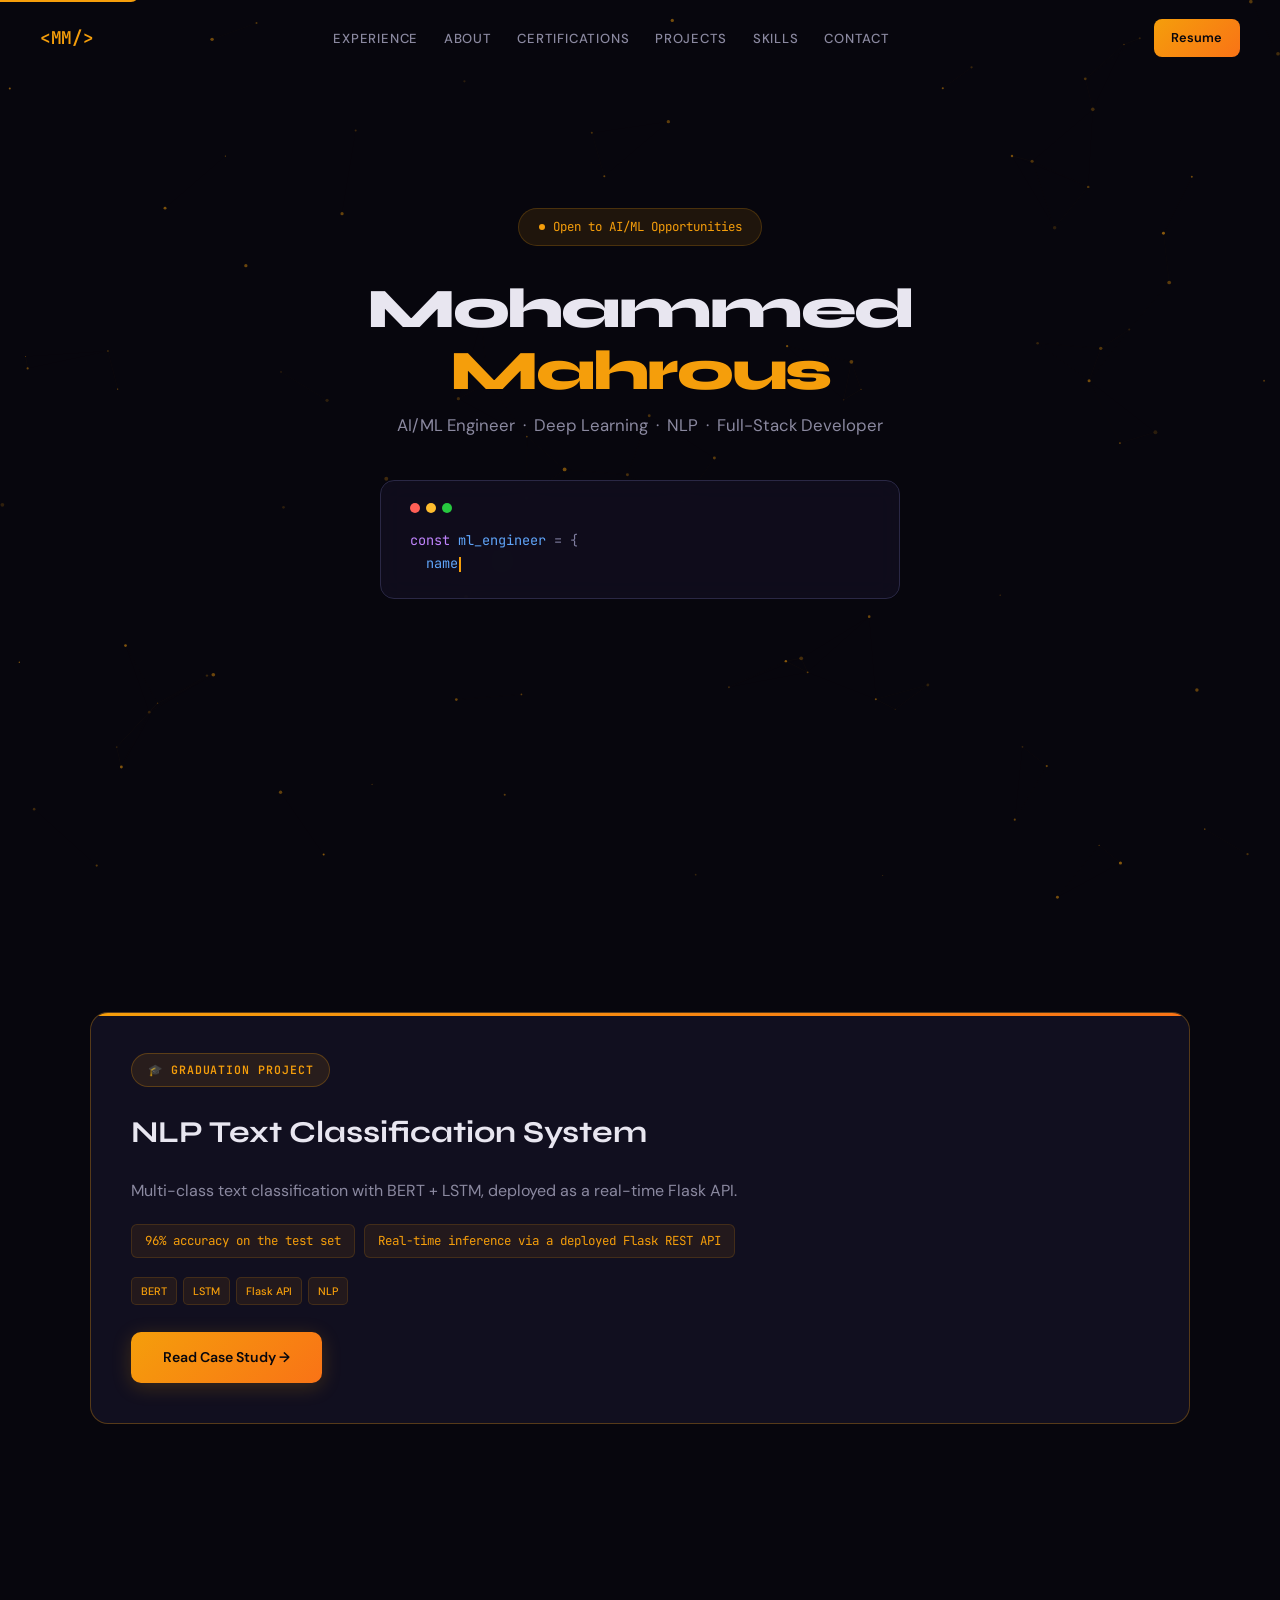
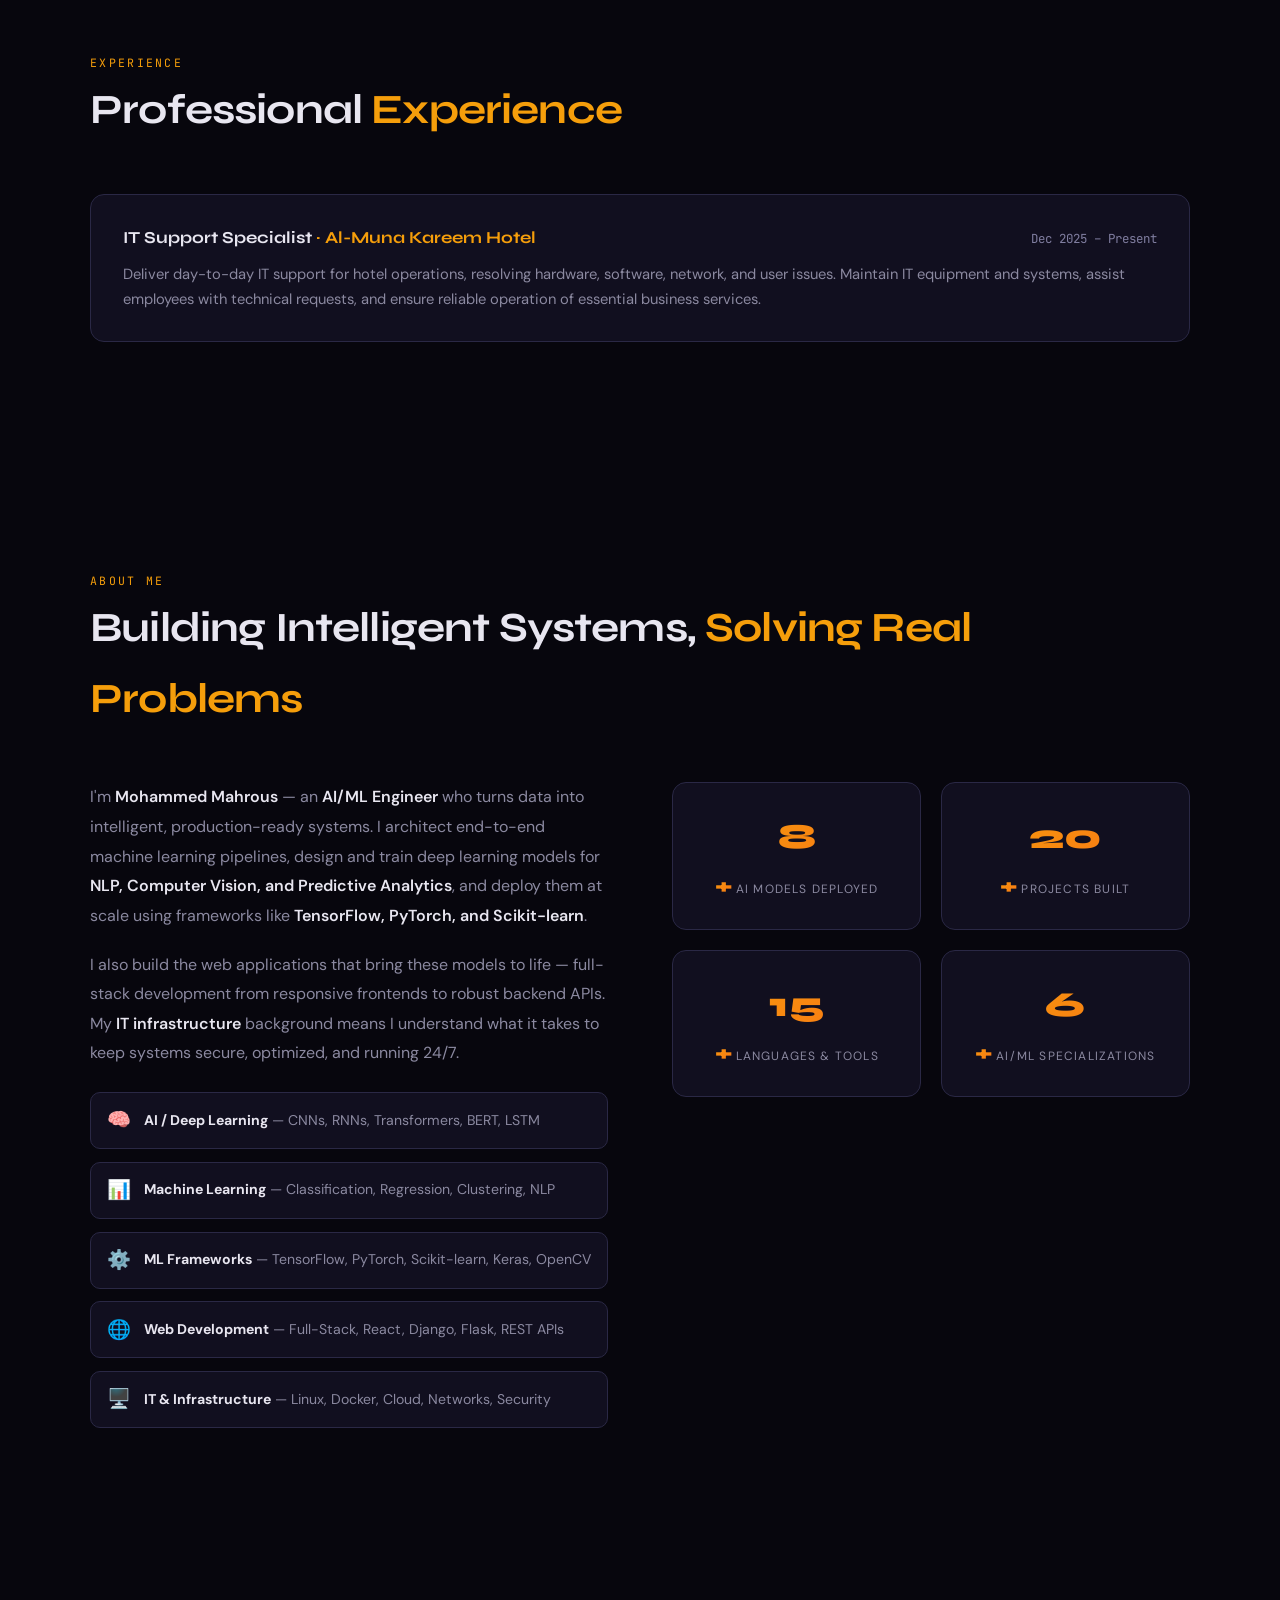
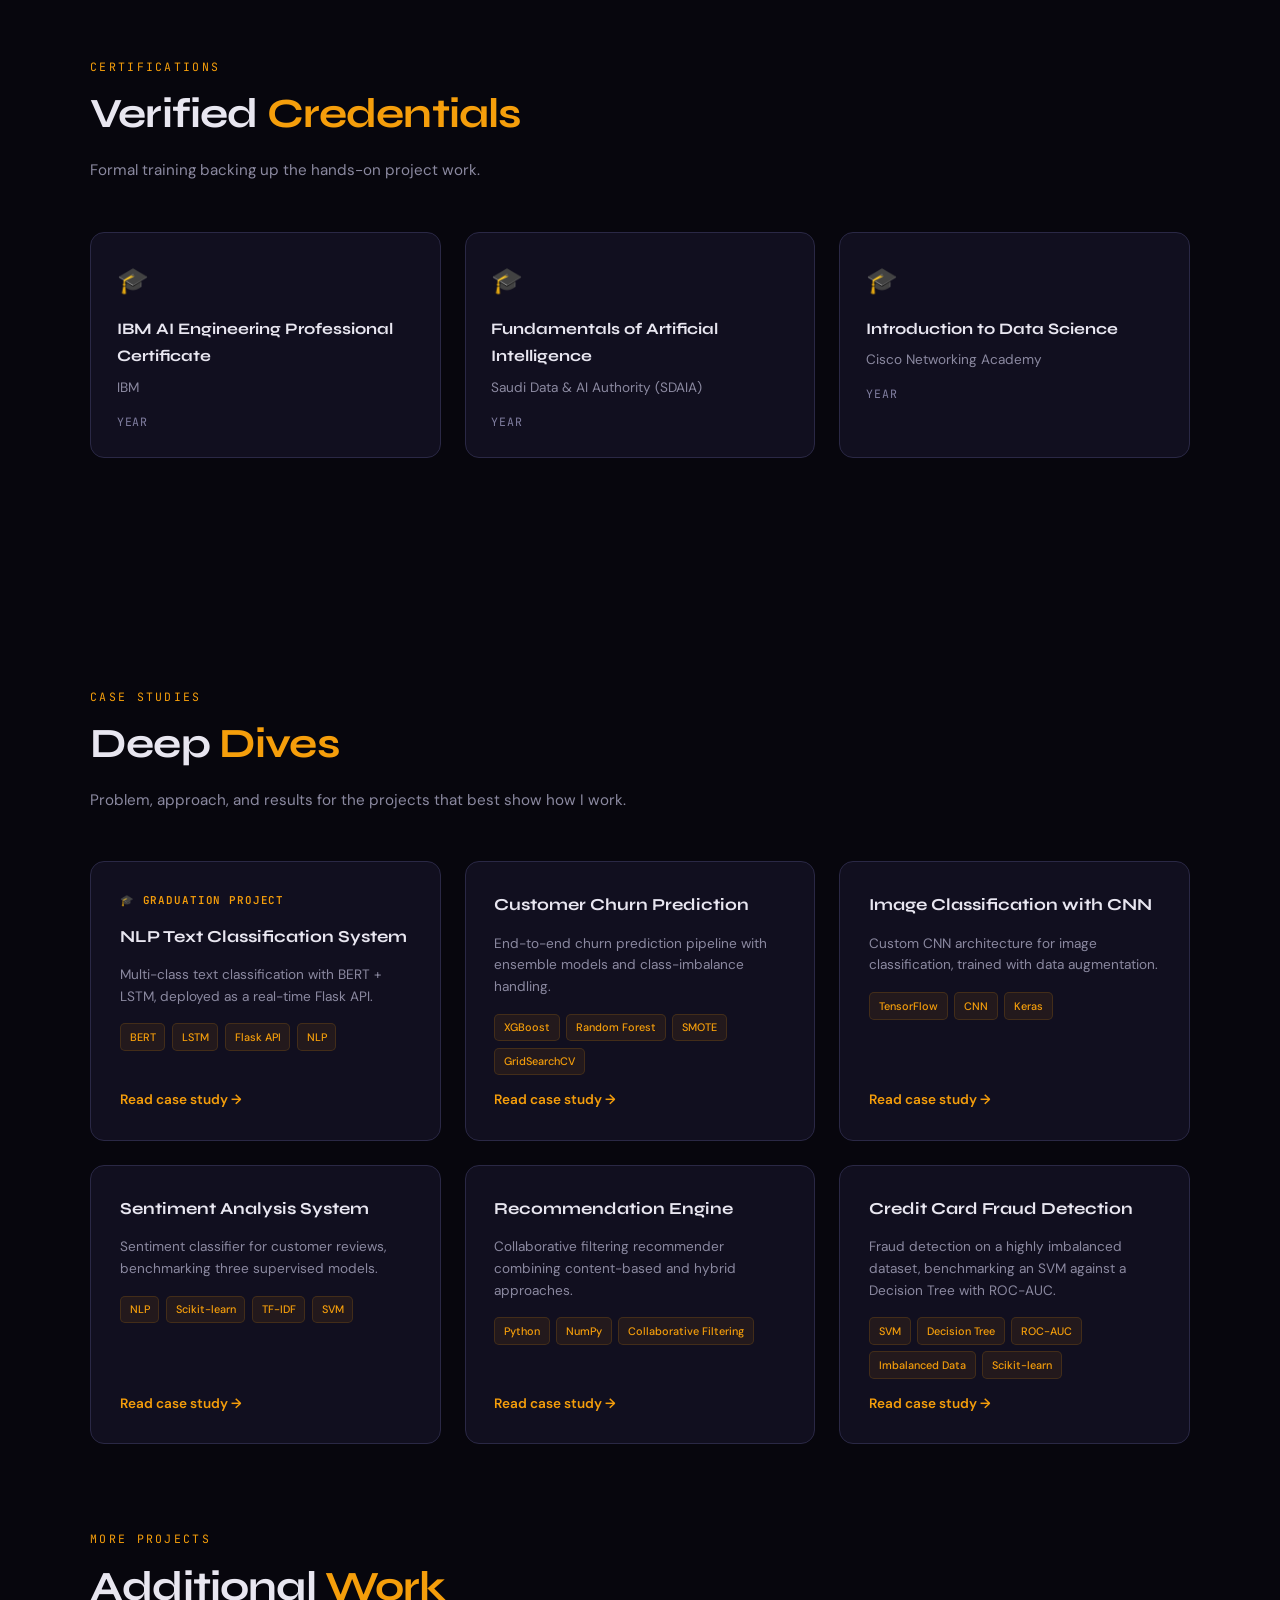
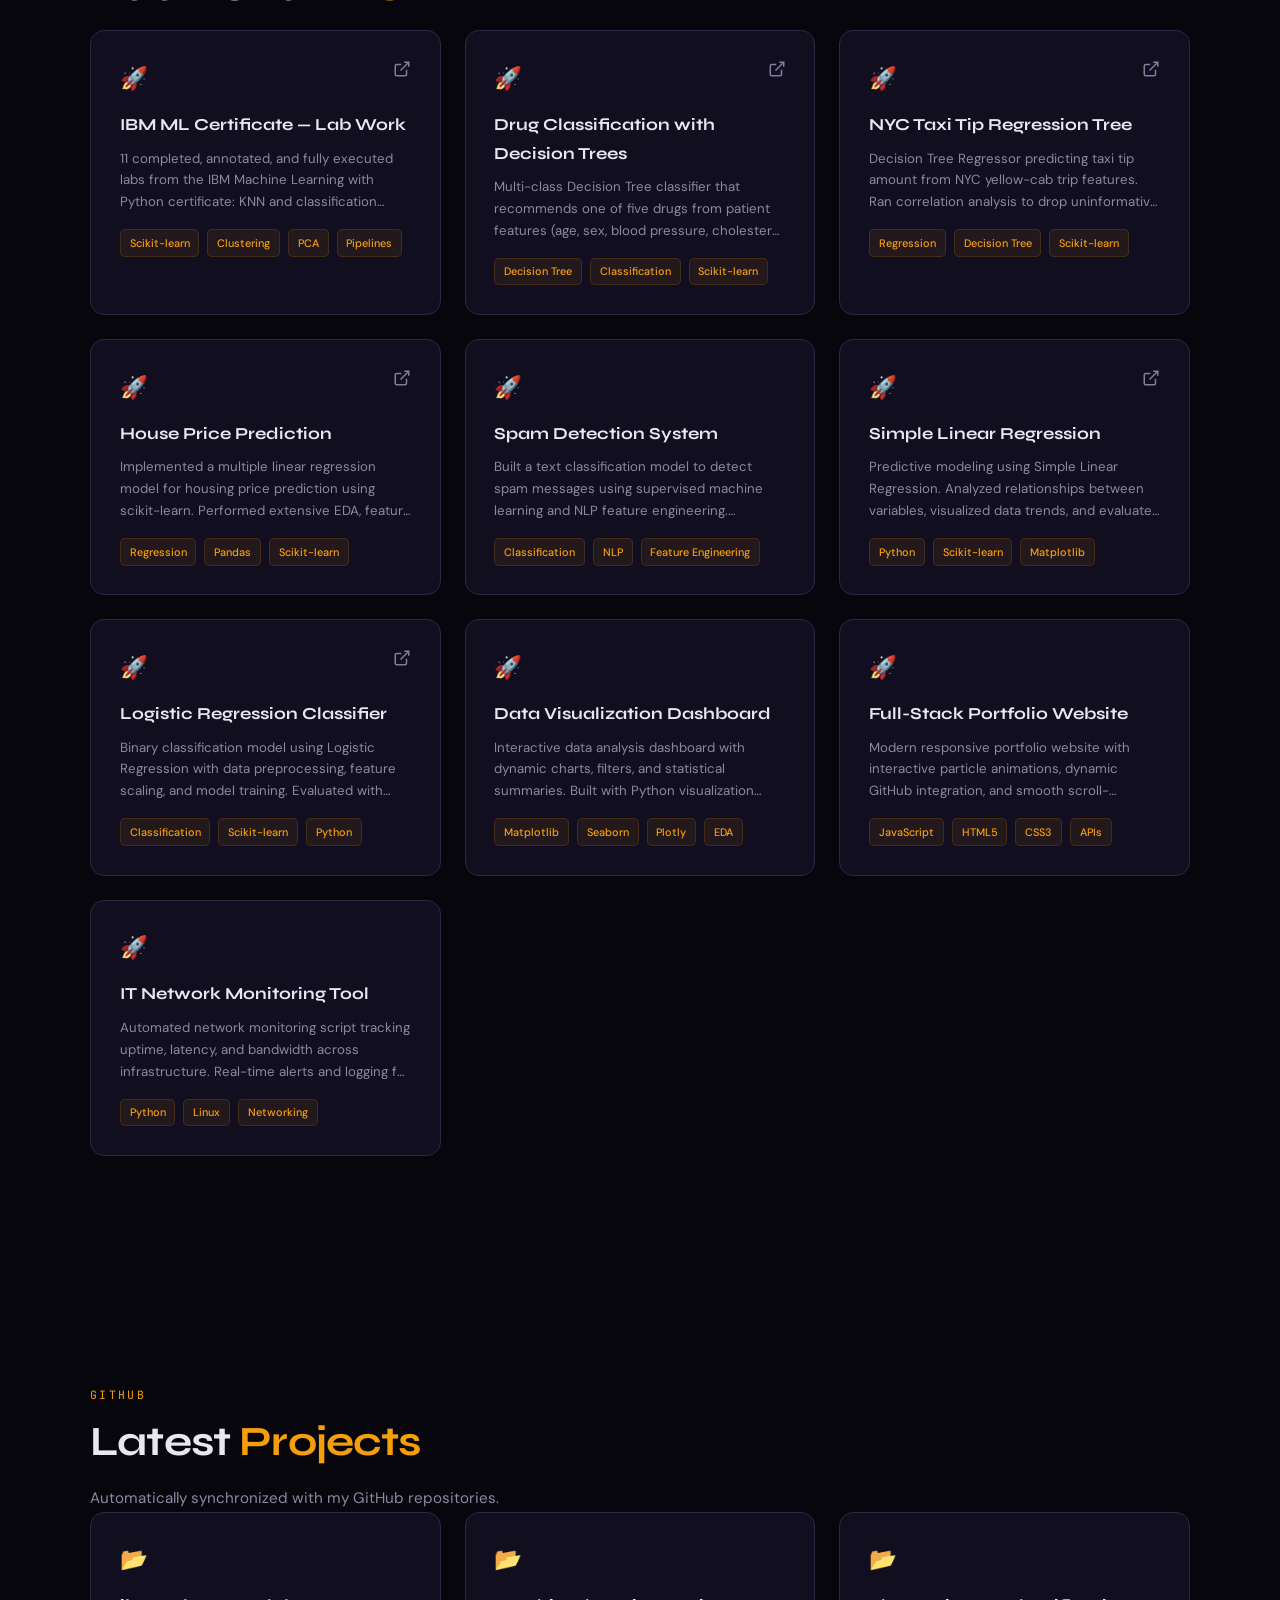
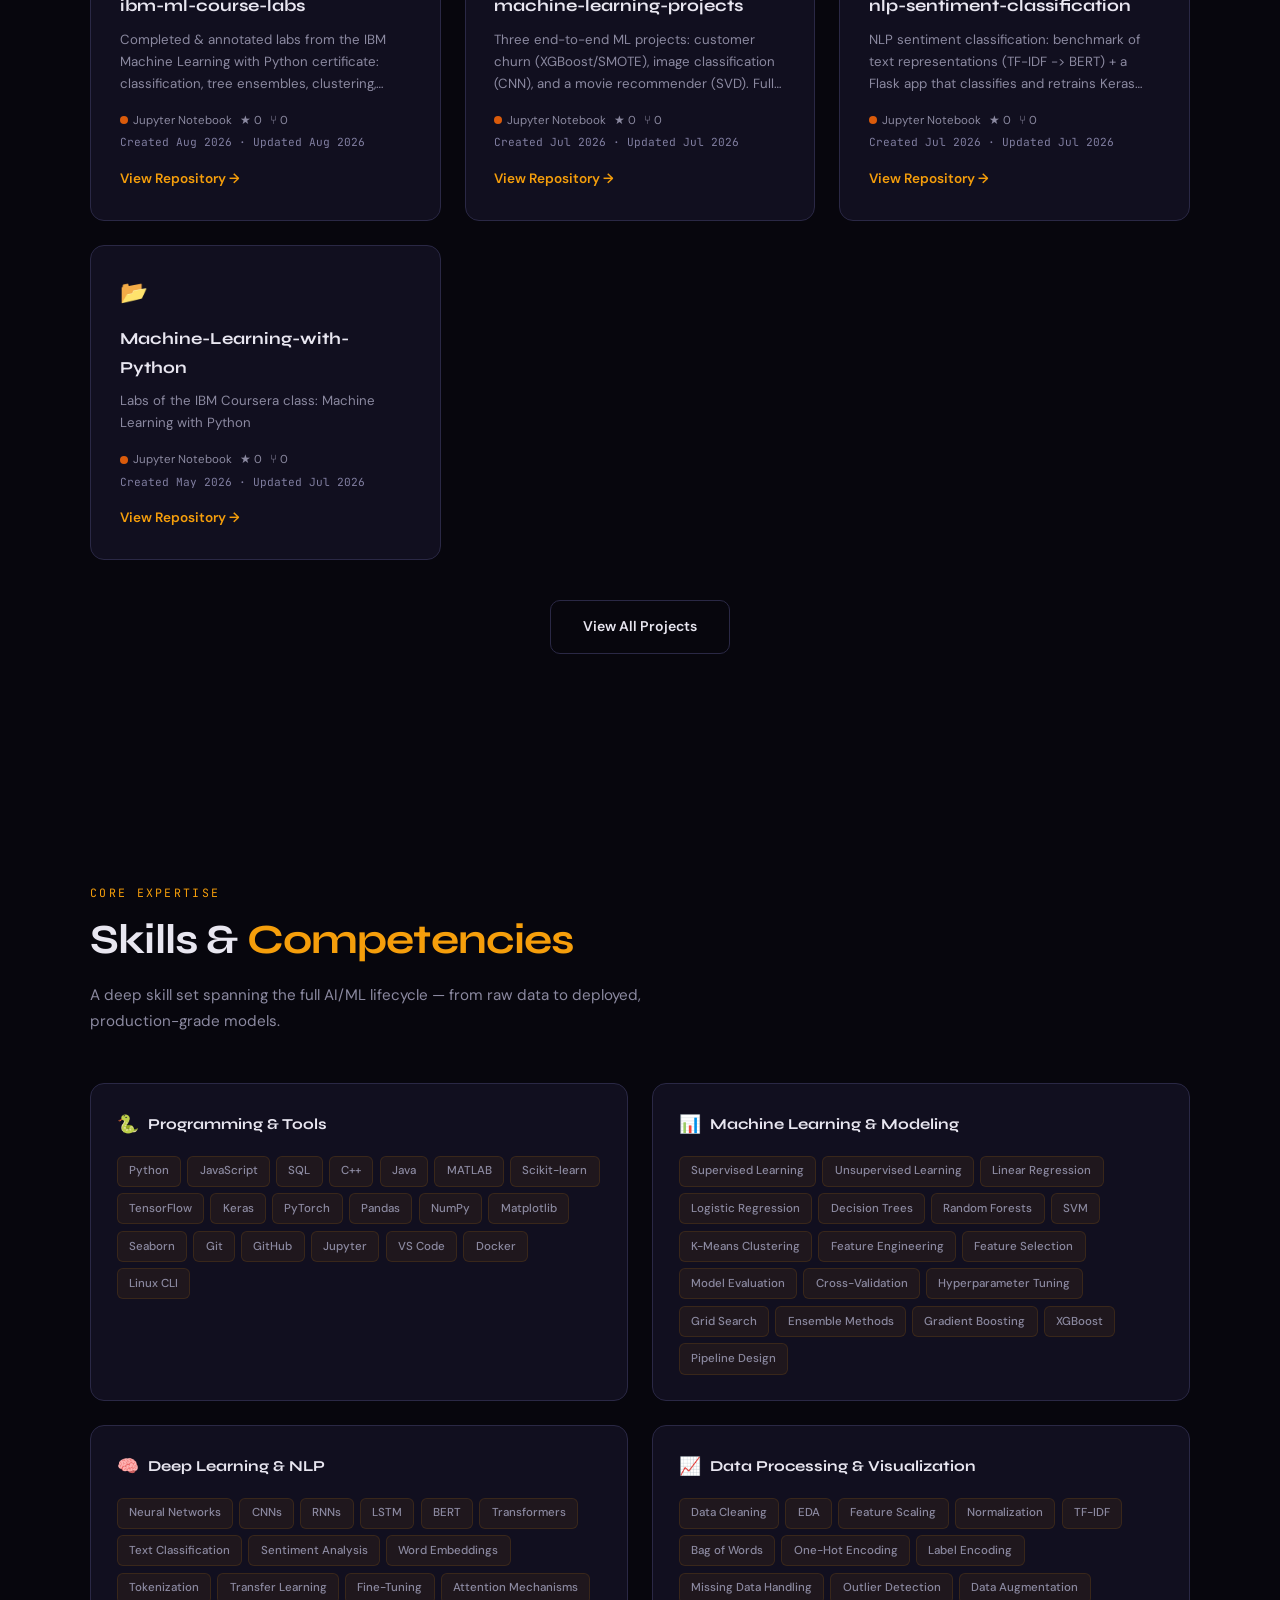
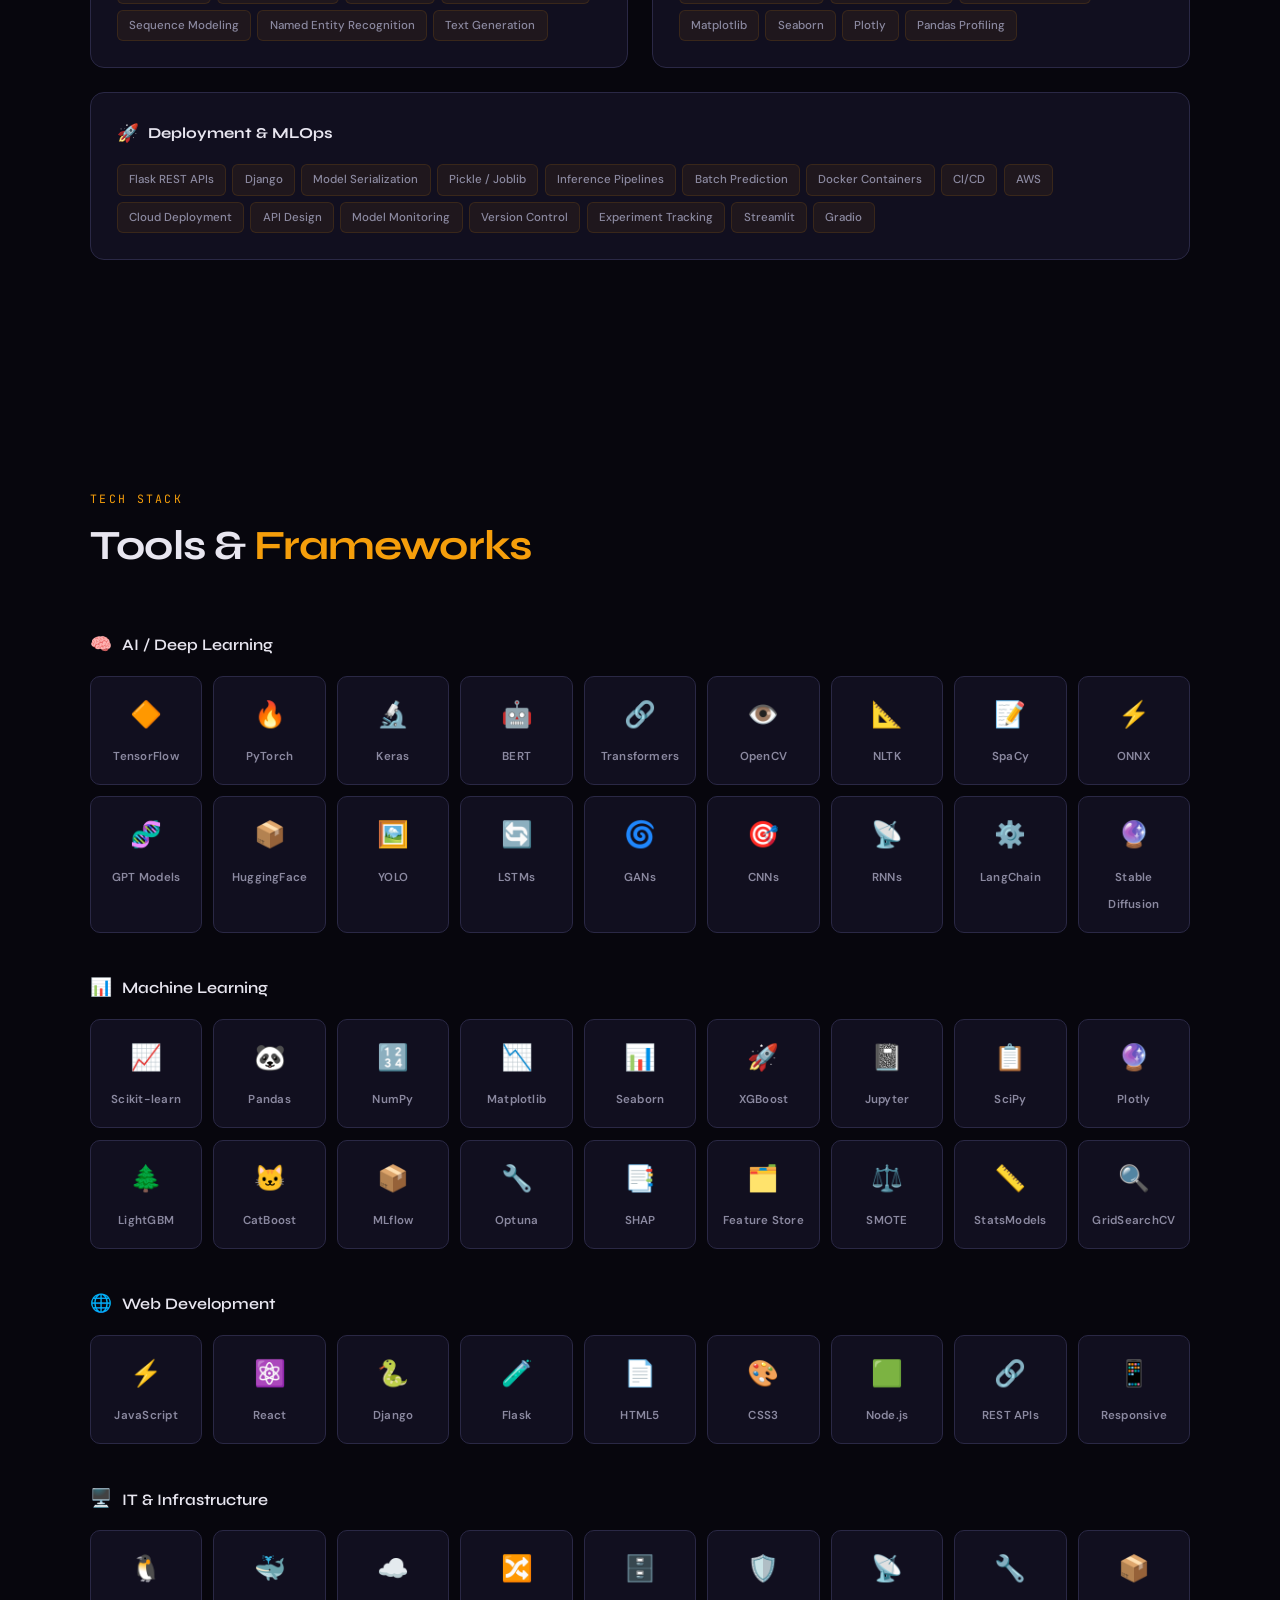
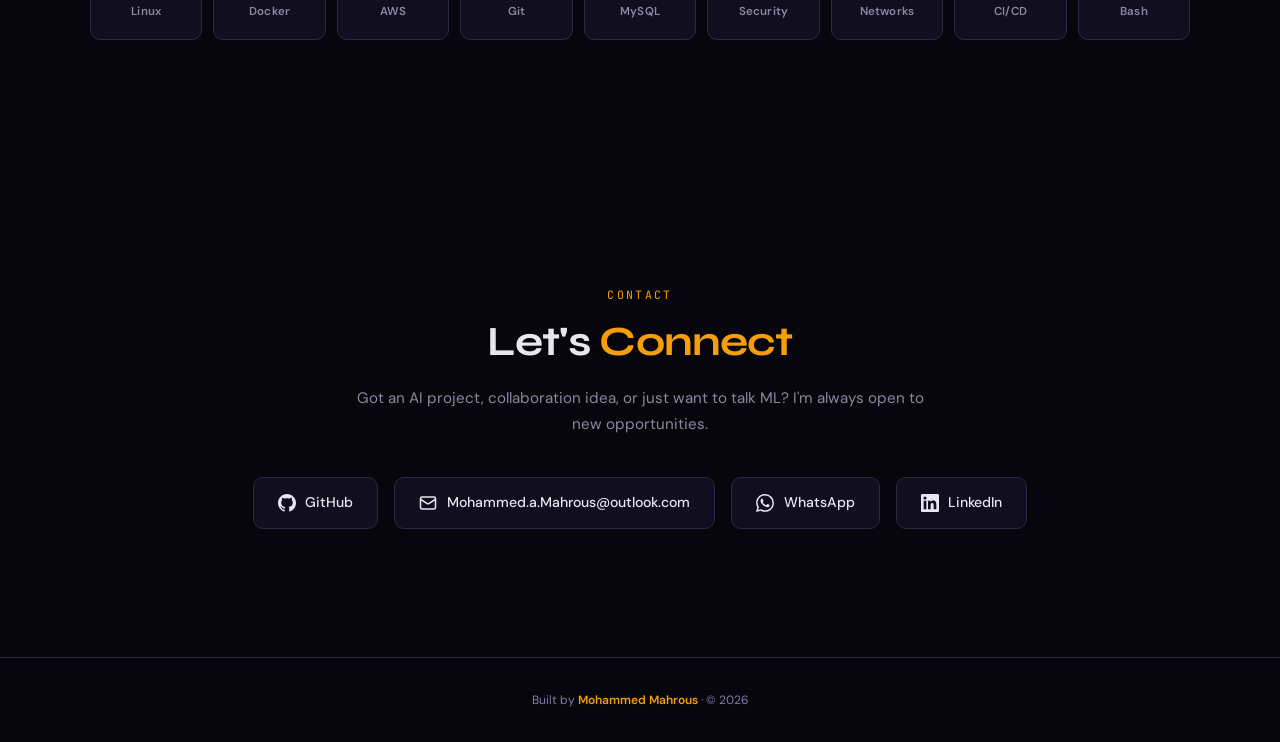
<file: index.html>
<!DOCTYPE html>
<html lang="en">
<head>
<meta charset="UTF-8">
<meta name="viewport" content="width=device-width, initial-scale=1.0">
<title>Mohammed Mahrous — AI/ML Engineer</title>
<meta name="description" content="Mohammed Mahrous — AI/ML Engineer specializing in Deep Learning, NLP, Computer Vision, and Full-Stack Web Development.">
<meta name="theme-color" content="#07060d">
<link rel="canonical" href="https://reanuxm.github.io/">
<link rel="icon" href="favicon.svg" type="image/svg+xml">

<meta property="og:type" content="website">
<meta property="og:url" content="https://reanuxm.github.io/">
<meta property="og:site_name" content="Mohammed Mahrous">
<meta property="og:title" content="Mohammed Mahrous — AI/ML Engineer">
<meta property="og:description" content="AI/ML Engineer specializing in Deep Learning, NLP, Computer Vision, and Full-Stack Web Development.">
<meta property="og:image" content="https://reanuxm.github.io/favicon.svg">

<meta name="twitter:card" content="summary">
<meta name="twitter:title" content="Mohammed Mahrous — AI/ML Engineer">
<meta name="twitter:description" content="AI/ML Engineer specializing in Deep Learning, NLP, Computer Vision, and Full-Stack Web Development.">
<meta name="twitter:image" content="https://reanuxm.github.io/favicon.svg">

<script type="application/ld+json">
{
  "@context": "https://schema.org",
  "@type": "Person",
  "name": "Mohammed Mahrous",
  "jobTitle": "AI/ML Engineer",
  "url": "https://reanuxm.github.io/",
  "email": "mailto:Mohammed.a.Mahrous@outlook.com",
  "sameAs": [
    "https://github.com/ReanuxM",
    "https://www.linkedin.com/in/mohammed-a-mahrous",
    "https://wa.link/co2jyg"
  ],
  "knowsAbout": ["Machine Learning", "Deep Learning", "NLP", "Computer Vision", "Full-Stack Web Development"],
  "worksFor": {"@type": "Organization", "name": "Al-Muna Kareem Hotel"},
  "hasCredential": [
    {"@type": "EducationalOccupationalCredential", "name": "IBM AI Engineering Professional Certificate", "recognizedBy": {"@type": "Organization", "name": "IBM"}},
    {"@type": "EducationalOccupationalCredential", "name": "Fundamentals of Artificial Intelligence", "recognizedBy": {"@type": "Organization", "name": "Saudi Data & AI Authority (SDAIA)"}},
    {"@type": "EducationalOccupationalCredential", "name": "Introduction to Data Science", "recognizedBy": {"@type": "Organization", "name": "Cisco Networking Academy"}}
  ]
}
</script>

<link rel="preconnect" href="https://fonts.googleapis.com">
<link rel="preconnect" href="https://fonts.gstatic.com" crossorigin>
<link href="https://fonts.googleapis.com/css2?family=Syne:wght@600;700;800&family=DM+Sans:wght@400;500;600;700&family=JetBrains+Mono:wght@400;500;600&display=swap" rel="stylesheet">
<link rel="stylesheet" href="css/main.css">
</head>
<body>

<a href="#main" class="skip-link">Skip to content</a>

<div class="scroll-progress" id="scrollProgress"></div>

<!-- BUILD:NAV_START -->
<nav id="navbar">
  <a href="#hero" class="nav-logo">&lt;MM/&gt;</a>
  <ul class="nav-links" id="navLinks">
    <li><a href="#experience">Experience</a></li>
    <li><a href="#about">About</a></li>
    <li><a href="#certifications">Certifications</a></li>
    <li><a href="#projects">Projects</a></li>
    <li><a href="#expertise">Skills</a></li>
    <li><a href="#contact">Contact</a></li>
  </ul>
  <a class="nav-resume-btn" href="resume.pdf" download>Resume</a>
  <button class="nav-toggle" id="navToggle" aria-label="Toggle menu" aria-expanded="false" aria-controls="navLinks">
    <span></span><span></span><span></span>
  </button>
</nav>

<!-- BUILD:NAV_END -->

<main id="main">
<!-- HERO -->
<section class="hero" id="hero">
  <canvas id="particles-canvas" aria-hidden="true"></canvas>
  <div class="hero-content">
    <div class="hero-badge" id="heroBadge"><span class="pulse" aria-hidden="true"></span>Open to AI/ML Opportunities</div>
    <h1 class="hero-name" id="heroName"></h1>
    <p class="hero-subtitle" id="heroSub">AI/ML Engineer &nbsp;·&nbsp; Deep Learning &nbsp;·&nbsp; NLP &nbsp;·&nbsp; Full-Stack Developer</p>
    <div class="code-block" id="codeBlock">
      <div class="code-dots" aria-hidden="true"><span></span><span></span><span></span></div>
      <div id="codeContent"></div>
    </div>
    <div class="hero-cta" id="heroCta">
      <a href="#projects" class="btn btn-primary">
        <svg width="16" height="16" viewBox="0 0 24 24" fill="none" stroke="currentColor" stroke-width="2.5"><path d="M2 3h6a4 4 0 0 1 4 4v14a3 3 0 0 0-3-3H2z"/><path d="M22 3h-6a4 4 0 0 0-4 4v14a3 3 0 0 1 3-3h7z"/></svg>
        View My Work
      </a>
      <a href="resume.pdf" download class="btn btn-ghost">
        <svg width="16" height="16" viewBox="0 0 24 24" fill="none" stroke="currentColor" stroke-width="2.5"><path d="M12 3v12"/><path d="m7 11 5 5 5-5"/><path d="M5 21h14"/></svg>
        Resume
      </a>
      <a href="#contact" class="btn btn-ghost">Get In Touch</a>
    </div>
  </div>
  <div class="scroll-hint" id="scrollHint"><span>Scroll</span><div class="scroll-line" aria-hidden="true"></div></div>
</section>

<!-- GRADUATION PROJECT SPOTLIGHT -->
<section id="spotlight">
  <div class="section-container">
<!-- BUILD:SPOTLIGHT_START -->
    <div class="spotlight-card reveal">
      <span class="spotlight-badge">🎓 Graduation Project</span>
      <h2 class="spotlight-name">NLP Text Classification System</h2>
      <p class="spotlight-tagline">Multi-class text classification with BERT + LSTM, deployed as a real-time Flask API.</p>
      <div class="spotlight-results"><span class="spotlight-result">96% accuracy on the test set</span><span class="spotlight-result">Real-time inference via a deployed Flask REST API</span></div>
      <div class="spotlight-tags"><span class="project-tag">BERT</span><span class="project-tag">LSTM</span><span class="project-tag">Flask API</span><span class="project-tag">NLP</span></div>
      <a href="projects/nlp-text-classification.html" class="btn btn-primary spotlight-cta">Read Case Study →</a>
    </div>
<!-- BUILD:SPOTLIGHT_END -->
  </div>
</section>

<!-- EXPERIENCE -->
<section id="experience">
  <div class="section-container">
    <div class="reveal">
      <span class="section-eyebrow">Experience</span>
      <h2 class="section-title">Professional <em>Experience</em></h2>
    </div>
    <div class="experience-list">
<!-- BUILD:EXPERIENCE_START -->
      <div class="experience-card reveal reveal-d1">
        <div class="experience-head">
          <h3 class="experience-title">IT Support Specialist <span>· Al-Muna Kareem Hotel</span></h3>
          <span class="experience-dates">Dec 2025 – Present</span>
        </div>
        <p class="experience-desc">Deliver day-to-day IT support for hotel operations, resolving hardware, software, network, and user issues. Maintain IT equipment and systems, assist employees with technical requests, and ensure reliable operation of essential business services.</p>
      </div>
<!-- BUILD:EXPERIENCE_END -->
    </div>
  </div>
</section>

<!-- ABOUT -->
<section id="about">
  <div class="section-container">
    <div class="reveal">
      <span class="section-eyebrow">About Me</span>
      <h2 class="section-title">Building Intelligent Systems, <em>Solving Real Problems</em></h2>
    </div>
    <div class="about-grid">
      <div class="reveal reveal-d1">
        <div class="about-text">
          <p>I'm <strong>Mohammed Mahrous</strong> — an <strong>AI/ML Engineer</strong> who turns data into intelligent, production-ready systems. I architect end-to-end machine learning pipelines, design and train deep learning models for <strong>NLP, Computer Vision, and Predictive Analytics</strong>, and deploy them at scale using frameworks like <strong>TensorFlow, PyTorch, and Scikit-learn</strong>.</p>
          <p>I also build the web applications that bring these models to life — full-stack development from responsive frontends to robust backend APIs. My <strong>IT infrastructure</strong> background means I understand what it takes to keep systems secure, optimized, and running 24/7.</p>
        </div>
        <div class="about-highlights">
          <div class="highlight-item"><span class="hi-icon" aria-hidden="true">🧠</span><span class="hi-text"><strong>AI / Deep Learning</strong> — CNNs, RNNs, Transformers, BERT, LSTM</span></div>
          <div class="highlight-item"><span class="hi-icon" aria-hidden="true">📊</span><span class="hi-text"><strong>Machine Learning</strong> — Classification, Regression, Clustering, NLP</span></div>
          <div class="highlight-item"><span class="hi-icon" aria-hidden="true">⚙️</span><span class="hi-text"><strong>ML Frameworks</strong> — TensorFlow, PyTorch, Scikit-learn, Keras, OpenCV</span></div>
          <div class="highlight-item"><span class="hi-icon" aria-hidden="true">🌐</span><span class="hi-text"><strong>Web Development</strong> — Full-Stack, React, Django, Flask, REST APIs</span></div>
          <div class="highlight-item"><span class="hi-icon" aria-hidden="true">🖥️</span><span class="hi-text"><strong>IT & Infrastructure</strong> — Linux, Docker, Cloud, Networks, Security</span></div>
        </div>
      </div>
      <div class="about-stats reveal reveal-d2">
        <div class="stat-card">
          <span><span class="stat-number" id="modelCount">0</span><span class="stat-suffix">+</span></span>
          <span class="stat-label">AI Models Deployed</span>
        </div>
        <div class="stat-card">
          <span><span class="stat-number" id="projectCount">0</span><span class="stat-suffix">+</span></span>
          <span class="stat-label">Projects Built</span>
        </div>
        <div class="stat-card">
          <span><span class="stat-number" id="langCount">0</span><span class="stat-suffix">+</span></span>
          <span class="stat-label">Languages & Tools</span>
        </div>
        <div class="stat-card">
          <span><span class="stat-number" id="specCount">0</span><span class="stat-suffix">+</span></span>
          <span class="stat-label">AI/ML Specializations</span>
        </div>
      </div>
    </div>
  </div>
</section>

<!-- CERTIFICATIONS -->
<section id="certifications">
  <div class="section-container">
    <div class="reveal">
      <span class="section-eyebrow">Certifications</span>
      <h2 class="section-title">Verified <em>Credentials</em></h2>
      <p class="section-desc">Formal training backing up the hands-on project work.</p>
    </div>
    <div class="cert-grid">
<!-- BUILD:CERTIFICATIONS_START -->
      <div class="cert-card reveal reveal-d1">
        <span class="cert-icon" aria-hidden="true">🎓</span>
        <h3 class="cert-name">IBM AI Engineering Professional Certificate</h3>
        <p class="cert-issuer">IBM</p>
        <div class="cert-meta">
          <span class="cert-year">Year</span>
          
        </div>
      </div>
      <div class="cert-card reveal reveal-d2">
        <span class="cert-icon" aria-hidden="true">🎓</span>
        <h3 class="cert-name">Fundamentals of Artificial Intelligence</h3>
        <p class="cert-issuer">Saudi Data & AI Authority (SDAIA)</p>
        <div class="cert-meta">
          <span class="cert-year">Year</span>
          
        </div>
      </div>
      <div class="cert-card reveal reveal-d3">
        <span class="cert-icon" aria-hidden="true">🎓</span>
        <h3 class="cert-name">Introduction to Data Science</h3>
        <p class="cert-issuer">Cisco Networking Academy</p>
        <div class="cert-meta">
          <span class="cert-year">Year</span>
          
        </div>
      </div>
<!-- BUILD:CERTIFICATIONS_END -->
    </div>
  </div>
</section>

<!-- PROJECTS -->
<section id="projects">
  <div class="section-container">
    <div class="reveal">
      <span class="section-eyebrow">Case Studies</span>
      <h2 class="section-title">Deep <em>Dives</em></h2>
      <p class="section-desc">Problem, approach, and results for the projects that best show how I work.</p>
    </div>
    <div class="case-studies-grid">
<!-- BUILD:CASE_STUDIES_START -->
      <div class="case-study-card reveal reveal-d1">
        <span class="case-study-grad-badge">🎓 Graduation Project</span>
        <h3 class="case-study-name">NLP Text Classification System</h3>
        <p class="case-study-tagline">Multi-class text classification with BERT + LSTM, deployed as a real-time Flask API.</p>
        <div class="case-study-tags"><span class="project-tag">BERT</span><span class="project-tag">LSTM</span><span class="project-tag">Flask API</span><span class="project-tag">NLP</span></div>
        <a href="projects/nlp-text-classification.html" class="case-study-link">Read case study →</a>
      </div>
      <div class="case-study-card reveal reveal-d2">
        
        <h3 class="case-study-name">Customer Churn Prediction</h3>
        <p class="case-study-tagline">End-to-end churn prediction pipeline with ensemble models and class-imbalance handling.</p>
        <div class="case-study-tags"><span class="project-tag">XGBoost</span><span class="project-tag">Random Forest</span><span class="project-tag">SMOTE</span><span class="project-tag">GridSearchCV</span></div>
        <a href="projects/customer-churn-prediction.html" class="case-study-link">Read case study →</a>
      </div>
      <div class="case-study-card reveal reveal-d3">
        
        <h3 class="case-study-name">Image Classification with CNN</h3>
        <p class="case-study-tagline">Custom CNN architecture for image classification, trained with data augmentation.</p>
        <div class="case-study-tags"><span class="project-tag">TensorFlow</span><span class="project-tag">CNN</span><span class="project-tag">Keras</span></div>
        <a href="projects/image-classification-cnn.html" class="case-study-link">Read case study →</a>
      </div>
      <div class="case-study-card reveal reveal-d4">
        
        <h3 class="case-study-name">Sentiment Analysis System</h3>
        <p class="case-study-tagline">Sentiment classifier for customer reviews, benchmarking three supervised models.</p>
        <div class="case-study-tags"><span class="project-tag">NLP</span><span class="project-tag">Scikit-learn</span><span class="project-tag">TF-IDF</span><span class="project-tag">SVM</span></div>
        <a href="projects/sentiment-analysis-system.html" class="case-study-link">Read case study →</a>
      </div>
      <div class="case-study-card reveal reveal-d5">
        
        <h3 class="case-study-name">Recommendation Engine</h3>
        <p class="case-study-tagline">Collaborative filtering recommender combining content-based and hybrid approaches.</p>
        <div class="case-study-tags"><span class="project-tag">Python</span><span class="project-tag">NumPy</span><span class="project-tag">Collaborative Filtering</span></div>
        <a href="projects/recommendation-engine.html" class="case-study-link">Read case study →</a>
      </div>
      <div class="case-study-card reveal reveal-d5">
        
        <h3 class="case-study-name">Credit Card Fraud Detection</h3>
        <p class="case-study-tagline">Fraud detection on a highly imbalanced dataset, benchmarking an SVM against a Decision Tree with ROC-AUC.</p>
        <div class="case-study-tags"><span class="project-tag">SVM</span><span class="project-tag">Decision Tree</span><span class="project-tag">ROC-AUC</span><span class="project-tag">Imbalanced Data</span><span class="project-tag">Scikit-learn</span></div>
        <a href="projects/credit-card-fraud-detection.html" class="case-study-link">Read case study →</a>
      </div>
<!-- BUILD:CASE_STUDIES_END -->
    </div>

    <div class="reveal" style="margin-top:5rem">
      <span class="section-eyebrow">More Projects</span>
      <h2 class="section-title">Additional <em>Work</em></h2>
    </div>
    <div class="projects-grid" id="otherProjectsGrid">
<!-- BUILD:OTHER_PROJECTS_START -->
      <div class="project-card reveal">
        <div class="project-header">
          <span class="project-icon" aria-hidden="true">🚀</span>
          <div class="project-links"><a href="https://github.com/ReanuxM/ibm-ml-course-labs" target="_blank" rel="noopener"><svg width="18" height="18" viewBox="0 0 24 24" fill="none" stroke="currentColor" stroke-width="2"><path d="M18 13v6a2 2 0 0 1-2 2H5a2 2 0 0 1-2-2V8a2 2 0 0 1 2-2h6"/><polyline points="15 3 21 3 21 9"/><line x1="10" y1="14" x2="21" y2="3"/></svg></a></div>
        </div>
        <h3 class="project-name">IBM ML Certificate — Lab Work</h3>
        <p class="project-desc">11 completed, annotated, and fully executed labs from the IBM Machine Learning with Python certificate: KNN and classification metrics, Random Forest vs XGBoost, Ridge/Lasso regularization, K-Means / DBSCAN / HDBSCAN clustering, PCA / t-SNE / UMAP, and Scikit-learn pipelines with GridSearchCV. Organized by topic, with attribution to the original IBM materials.</p>
        <div class="project-meta"><span class="project-tag">Scikit-learn</span><span class="project-tag">Clustering</span><span class="project-tag">PCA</span><span class="project-tag">Pipelines</span></div>
      </div>
      <div class="project-card reveal">
        <div class="project-header">
          <span class="project-icon" aria-hidden="true">🚀</span>
          <div class="project-links"><a href="https://github.com/ReanuxM/Machine-Learning-with-Python/blob/main/Machine%20Learning%20with%20Python/Lab5_Decision_Tree/Drug_Classification_Decision_Tree.ipynb" target="_blank" rel="noopener"><svg width="18" height="18" viewBox="0 0 24 24" fill="none" stroke="currentColor" stroke-width="2"><path d="M18 13v6a2 2 0 0 1-2 2H5a2 2 0 0 1-2-2V8a2 2 0 0 1 2-2h6"/><polyline points="15 3 21 3 21 9"/><line x1="10" y1="14" x2="21" y2="3"/></svg></a></div>
        </div>
        <h3 class="project-name">Drug Classification with Decision Trees</h3>
        <p class="project-desc">Multi-class Decision Tree classifier that recommends one of five drugs from patient features (age, sex, blood pressure, cholesterol, Na-to-K ratio). Label-encoded categorical features, analyzed feature correlation and class balance, trained and visualized the tree, and evaluated accuracy on a held-out test set.</p>
        <div class="project-meta"><span class="project-tag">Decision Tree</span><span class="project-tag">Classification</span><span class="project-tag">Scikit-learn</span></div>
      </div>
      <div class="project-card reveal">
        <div class="project-header">
          <span class="project-icon" aria-hidden="true">🚀</span>
          <div class="project-links"><a href="https://github.com/ReanuxM/Machine-Learning-with-Python/blob/main/Machine%20Learning%20with%20Python/Lab6_Regression_Trees/Taxi_Tip_Regression_Tree.ipynb" target="_blank" rel="noopener"><svg width="18" height="18" viewBox="0 0 24 24" fill="none" stroke="currentColor" stroke-width="2"><path d="M18 13v6a2 2 0 0 1-2 2H5a2 2 0 0 1-2-2V8a2 2 0 0 1 2-2h6"/><polyline points="15 3 21 3 21 9"/><line x1="10" y1="14" x2="21" y2="3"/></svg></a></div>
        </div>
        <h3 class="project-name">NYC Taxi Tip Regression Tree</h3>
        <p class="project-desc">Decision Tree Regressor predicting taxi tip amount from NYC yellow-cab trip features. Ran correlation analysis to drop uninformative columns, L1-normalized the feature matrix, evaluated with MSE and R-squared, then compared tree depths to study the bias-variance tradeoff.</p>
        <div class="project-meta"><span class="project-tag">Regression</span><span class="project-tag">Decision Tree</span><span class="project-tag">Scikit-learn</span></div>
      </div>
      <div class="project-card reveal">
        <div class="project-header">
          <span class="project-icon" aria-hidden="true">🚀</span>
          <div class="project-links"><a href="https://github.com/ReanuxM/Machine-Learning-with-Python/blob/main/Machine%20Learning%20with%20Python/Lab2/Multiple%20Linear%20Regression.ipynb" target="_blank" rel="noopener"><svg width="18" height="18" viewBox="0 0 24 24" fill="none" stroke="currentColor" stroke-width="2"><path d="M18 13v6a2 2 0 0 1-2 2H5a2 2 0 0 1-2-2V8a2 2 0 0 1 2-2h6"/><polyline points="15 3 21 3 21 9"/><line x1="10" y1="14" x2="21" y2="3"/></svg></a></div>
        </div>
        <h3 class="project-name">House Price Prediction</h3>
        <p class="project-desc">Implemented a multiple linear regression model for housing price prediction using scikit-learn. Performed extensive EDA, feature engineering, multicollinearity analysis, and model evaluation with MAE, RMSE, and R-squared metrics.</p>
        <div class="project-meta"><span class="project-tag">Regression</span><span class="project-tag">Pandas</span><span class="project-tag">Scikit-learn</span></div>
      </div>
      <div class="project-card reveal">
        <div class="project-header">
          <span class="project-icon" aria-hidden="true">🚀</span>
          <div class="project-links"></div>
        </div>
        <h3 class="project-name">Spam Detection System</h3>
        <p class="project-desc">Built a text classification model to detect spam messages using supervised machine learning and NLP feature engineering. Implemented Bag of Words, TF-IDF vectorization, and evaluated with precision, recall, and F1-score.</p>
        <div class="project-meta"><span class="project-tag">Classification</span><span class="project-tag">NLP</span><span class="project-tag">Feature Engineering</span></div>
      </div>
      <div class="project-card reveal">
        <div class="project-header">
          <span class="project-icon" aria-hidden="true">🚀</span>
          <div class="project-links"><a href="https://github.com/ReanuxM/Machine-Learning-with-Python/blob/main/Machine%20Learning%20with%20Python/Lab1/simple_linear_regression.ipynb" target="_blank" rel="noopener"><svg width="18" height="18" viewBox="0 0 24 24" fill="none" stroke="currentColor" stroke-width="2"><path d="M18 13v6a2 2 0 0 1-2 2H5a2 2 0 0 1-2-2V8a2 2 0 0 1 2-2h6"/><polyline points="15 3 21 3 21 9"/><line x1="10" y1="14" x2="21" y2="3"/></svg></a></div>
        </div>
        <h3 class="project-name">Simple Linear Regression</h3>
        <p class="project-desc">Predictive modeling using Simple Linear Regression. Analyzed relationships between variables, visualized data trends, and evaluated accuracy with MAE, MSE, and R-squared metrics on real-world datasets.</p>
        <div class="project-meta"><span class="project-tag">Python</span><span class="project-tag">Scikit-learn</span><span class="project-tag">Matplotlib</span></div>
      </div>
      <div class="project-card reveal">
        <div class="project-header">
          <span class="project-icon" aria-hidden="true">🚀</span>
          <div class="project-links"><a href="https://github.com/ReanuxM/Machine-Learning-with-Python/blob/main/Machine%20Learning%20with%20Python/Lab3_Logistic_Regression/Logistic_Regression.ipynb" target="_blank" rel="noopener"><svg width="18" height="18" viewBox="0 0 24 24" fill="none" stroke="currentColor" stroke-width="2"><path d="M18 13v6a2 2 0 0 1-2 2H5a2 2 0 0 1-2-2V8a2 2 0 0 1 2-2h6"/><polyline points="15 3 21 3 21 9"/><line x1="10" y1="14" x2="21" y2="3"/></svg></a></div>
        </div>
        <h3 class="project-name">Logistic Regression Classifier</h3>
        <p class="project-desc">Binary classification model using Logistic Regression with data preprocessing, feature scaling, and model training. Evaluated with confusion matrix, precision, recall, F1-score, and ROC-AUC curve analysis.</p>
        <div class="project-meta"><span class="project-tag">Classification</span><span class="project-tag">Scikit-learn</span><span class="project-tag">Python</span></div>
      </div>
      <div class="project-card reveal">
        <div class="project-header">
          <span class="project-icon" aria-hidden="true">🚀</span>
          <div class="project-links"></div>
        </div>
        <h3 class="project-name">Data Visualization Dashboard</h3>
        <p class="project-desc">Interactive data analysis dashboard with dynamic charts, filters, and statistical summaries. Built with Python visualization libraries for exploratory data analysis on real-world datasets.</p>
        <div class="project-meta"><span class="project-tag">Matplotlib</span><span class="project-tag">Seaborn</span><span class="project-tag">Plotly</span><span class="project-tag">EDA</span></div>
      </div>
      <div class="project-card reveal">
        <div class="project-header">
          <span class="project-icon" aria-hidden="true">🚀</span>
          <div class="project-links"></div>
        </div>
        <h3 class="project-name">Full-Stack Portfolio Website</h3>
        <p class="project-desc">Modern responsive portfolio website with interactive particle animations, dynamic GitHub integration, and smooth scroll-triggered transitions. Built with vanilla JS, CSS animations, and GitHub Pages deployment.</p>
        <div class="project-meta"><span class="project-tag">JavaScript</span><span class="project-tag">HTML5</span><span class="project-tag">CSS3</span><span class="project-tag">APIs</span></div>
      </div>
      <div class="project-card reveal">
        <div class="project-header">
          <span class="project-icon" aria-hidden="true">🚀</span>
          <div class="project-links"></div>
        </div>
        <h3 class="project-name">IT Network Monitoring Tool</h3>
        <p class="project-desc">Automated network monitoring script tracking uptime, latency, and bandwidth across infrastructure. Real-time alerts and logging for system administration and troubleshooting.</p>
        <div class="project-meta"><span class="project-tag">Python</span><span class="project-tag">Linux</span><span class="project-tag">Networking</span></div>
      </div>
<!-- BUILD:OTHER_PROJECTS_END -->
    </div>
  </div>
</section>

<!-- LATEST PROJECTS (auto-synced from GitHub at build time) -->
<section id="latest-projects" aria-labelledby="latest-projects-title">
  <div class="section-container">
    <div class="reveal">
      <span class="section-eyebrow">GitHub</span>
      <h2 class="section-title" id="latest-projects-title">Latest <em>Projects</em></h2>
      <p class="section-desc">Automatically synchronized with my GitHub repositories.</p>
    </div>
    <div class="projects-grid">
<!-- BUILD:LATEST_PROJECTS_START -->
      <div class="project-card reveal reveal-d1">
        <div class="project-header">
          <span class="project-icon" aria-hidden="true">📂</span>
        </div>
        <h3 class="project-name">ibm-ml-course-labs</h3>
        <p class="project-desc">Completed & annotated labs from the IBM Machine Learning with Python certificate: classification, tree ensembles, clustering, PCA/t-SNE/UMAP, pipelines & tuning.</p>
        <div class="project-meta"><span class="project-lang"><span class="lang-dot" aria-hidden="true" style="background:#DA5B0B"></span>Jupyter Notebook</span><span class="project-stat">★ 0</span><span class="project-stat">⑂ 0</span></div>
        <p class="project-dates">Created Aug 2026 · Updated Aug 2026</p>
        <a href="https://github.com/ReanuxM/ibm-ml-course-labs" target="_blank" rel="noopener" class="case-study-link" aria-label="View ibm-ml-course-labs repository on GitHub">View Repository →</a>
      </div>
      <div class="project-card reveal reveal-d2">
        <div class="project-header">
          <span class="project-icon" aria-hidden="true">📂</span>
        </div>
        <h3 class="project-name">machine-learning-projects</h3>
        <p class="project-desc">Three end-to-end ML projects: customer churn (XGBoost/SMOTE), image classification (CNN), and a movie recommender (SVD). Fully executed notebooks.</p>
        <div class="project-meta"><span class="project-lang"><span class="lang-dot" aria-hidden="true" style="background:#DA5B0B"></span>Jupyter Notebook</span><span class="project-stat">★ 0</span><span class="project-stat">⑂ 0</span></div>
        <p class="project-dates">Created Jul 2026 · Updated Jul 2026</p>
        <a href="https://github.com/ReanuxM/machine-learning-projects" target="_blank" rel="noopener" class="case-study-link" aria-label="View machine-learning-projects repository on GitHub">View Repository →</a>
      </div>
      <div class="project-card reveal reveal-d3">
        <div class="project-header">
          <span class="project-icon" aria-hidden="true">📂</span>
        </div>
        <h3 class="project-name">nlp-sentiment-classification</h3>
        <p class="project-desc">NLP sentiment classification: benchmark of text representations (TF-IDF -> BERT) + a Flask app that classifies and retrains Keras models.</p>
        <div class="project-meta"><span class="project-lang"><span class="lang-dot" aria-hidden="true" style="background:#DA5B0B"></span>Jupyter Notebook</span><span class="project-stat">★ 0</span><span class="project-stat">⑂ 0</span></div>
        <p class="project-dates">Created Jul 2026 · Updated Jul 2026</p>
        <a href="https://github.com/ReanuxM/nlp-sentiment-classification" target="_blank" rel="noopener" class="case-study-link" aria-label="View nlp-sentiment-classification repository on GitHub">View Repository →</a>
      </div>
      <div class="project-card reveal reveal-d4">
        <div class="project-header">
          <span class="project-icon" aria-hidden="true">📂</span>
        </div>
        <h3 class="project-name">Machine-Learning-with-Python</h3>
        <p class="project-desc">Labs of the IBM Coursera class: Machine Learning with Python</p>
        <div class="project-meta"><span class="project-lang"><span class="lang-dot" aria-hidden="true" style="background:#DA5B0B"></span>Jupyter Notebook</span><span class="project-stat">★ 0</span><span class="project-stat">⑂ 0</span></div>
        <p class="project-dates">Created May 2026 · Updated Jul 2026</p>
        <a href="https://github.com/ReanuxM/Machine-Learning-with-Python" target="_blank" rel="noopener" class="case-study-link" aria-label="View Machine-Learning-with-Python repository on GitHub">View Repository →</a>
      </div>
<!-- BUILD:LATEST_PROJECTS_END -->
    </div>
    <div class="section-cta reveal">
      <a href="https://github.com/ReanuxM?tab=repositories" target="_blank" rel="noopener" class="btn btn-ghost">View All Projects</a>
    </div>
  </div>
</section>

<!-- EXPERTISE / SKILLS -->
<section id="expertise">
  <div class="section-container">
    <div class="reveal">
      <span class="section-eyebrow">Core Expertise</span>
      <h2 class="section-title">Skills & <em>Competencies</em></h2>
      <p class="section-desc">A deep skill set spanning the full AI/ML lifecycle — from raw data to deployed, production-grade models.</p>
    </div>
    <div class="expertise-grid">
      <div class="expertise-card reveal reveal-d1">
        <div class="expertise-card-title"><span class="ec-icon" aria-hidden="true">🐍</span> Programming & Tools</div>
        <div class="expertise-tags">
          <span class="expertise-tag">Python</span><span class="expertise-tag">JavaScript</span><span class="expertise-tag">SQL</span>
          <span class="expertise-tag">C++</span><span class="expertise-tag">Java</span><span class="expertise-tag">MATLAB</span>
          <span class="expertise-tag">Scikit-learn</span><span class="expertise-tag">TensorFlow</span><span class="expertise-tag">Keras</span>
          <span class="expertise-tag">PyTorch</span><span class="expertise-tag">Pandas</span><span class="expertise-tag">NumPy</span>
          <span class="expertise-tag">Matplotlib</span><span class="expertise-tag">Seaborn</span>
          <span class="expertise-tag">Git</span><span class="expertise-tag">GitHub</span><span class="expertise-tag">Jupyter</span>
          <span class="expertise-tag">VS Code</span><span class="expertise-tag">Docker</span><span class="expertise-tag">Linux CLI</span>
        </div>
      </div>
      <div class="expertise-card reveal reveal-d2">
        <div class="expertise-card-title"><span class="ec-icon" aria-hidden="true">📊</span> Machine Learning & Modeling</div>
        <div class="expertise-tags">
          <span class="expertise-tag">Supervised Learning</span><span class="expertise-tag">Unsupervised Learning</span>
          <span class="expertise-tag">Linear Regression</span><span class="expertise-tag">Logistic Regression</span>
          <span class="expertise-tag">Decision Trees</span><span class="expertise-tag">Random Forests</span>
          <span class="expertise-tag">SVM</span><span class="expertise-tag">K-Means Clustering</span>
          <span class="expertise-tag">Feature Engineering</span><span class="expertise-tag">Feature Selection</span>
          <span class="expertise-tag">Model Evaluation</span><span class="expertise-tag">Cross-Validation</span>
          <span class="expertise-tag">Hyperparameter Tuning</span><span class="expertise-tag">Grid Search</span>
          <span class="expertise-tag">Ensemble Methods</span><span class="expertise-tag">Gradient Boosting</span>
          <span class="expertise-tag">XGBoost</span><span class="expertise-tag">Pipeline Design</span>
        </div>
      </div>
      <div class="expertise-card reveal reveal-d3">
        <div class="expertise-card-title"><span class="ec-icon" aria-hidden="true">🧠</span> Deep Learning & NLP</div>
        <div class="expertise-tags">
          <span class="expertise-tag">Neural Networks</span><span class="expertise-tag">CNNs</span>
          <span class="expertise-tag">RNNs</span><span class="expertise-tag">LSTM</span>
          <span class="expertise-tag">BERT</span><span class="expertise-tag">Transformers</span>
          <span class="expertise-tag">Text Classification</span><span class="expertise-tag">Sentiment Analysis</span>
          <span class="expertise-tag">Word Embeddings</span><span class="expertise-tag">Tokenization</span>
          <span class="expertise-tag">Transfer Learning</span><span class="expertise-tag">Fine-Tuning</span>
          <span class="expertise-tag">Attention Mechanisms</span><span class="expertise-tag">Sequence Modeling</span>
          <span class="expertise-tag">Named Entity Recognition</span><span class="expertise-tag">Text Generation</span>
        </div>
      </div>
      <div class="expertise-card reveal reveal-d4">
        <div class="expertise-card-title"><span class="ec-icon" aria-hidden="true">📈</span> Data Processing & Visualization</div>
        <div class="expertise-tags">
          <span class="expertise-tag">Data Cleaning</span><span class="expertise-tag">EDA</span>
          <span class="expertise-tag">Feature Scaling</span><span class="expertise-tag">Normalization</span>
          <span class="expertise-tag">TF-IDF</span><span class="expertise-tag">Bag of Words</span>
          <span class="expertise-tag">One-Hot Encoding</span><span class="expertise-tag">Label Encoding</span>
          <span class="expertise-tag">Missing Data Handling</span><span class="expertise-tag">Outlier Detection</span>
          <span class="expertise-tag">Data Augmentation</span>
          <span class="expertise-tag">Matplotlib</span><span class="expertise-tag">Seaborn</span>
          <span class="expertise-tag">Plotly</span><span class="expertise-tag">Pandas Profiling</span>
        </div>
      </div>
      <div class="expertise-card reveal reveal-d5" style="grid-column:1/-1">
        <div class="expertise-card-title"><span class="ec-icon" aria-hidden="true">🚀</span> Deployment & MLOps</div>
        <div class="expertise-tags">
          <span class="expertise-tag">Flask REST APIs</span><span class="expertise-tag">Django</span>
          <span class="expertise-tag">Model Serialization</span><span class="expertise-tag">Pickle / Joblib</span>
          <span class="expertise-tag">Inference Pipelines</span><span class="expertise-tag">Batch Prediction</span>
          <span class="expertise-tag">Docker Containers</span><span class="expertise-tag">CI/CD</span>
          <span class="expertise-tag">AWS</span><span class="expertise-tag">Cloud Deployment</span>
          <span class="expertise-tag">API Design</span><span class="expertise-tag">Model Monitoring</span>
          <span class="expertise-tag">Version Control</span><span class="expertise-tag">Experiment Tracking</span>
          <span class="expertise-tag">Streamlit</span><span class="expertise-tag">Gradio</span>
        </div>
      </div>
    </div>
  </div>
</section>

<!-- TECH STACK -->
<section id="stack">
  <div class="section-container">
    <div class="reveal">
      <span class="section-eyebrow">Tech Stack</span>
      <h2 class="section-title">Tools & <em>Frameworks</em></h2>
    </div>
    <div class="skills-categories">
      <div class="reveal reveal-d1">
        <div class="skill-category-title"><span class="cat-icon" aria-hidden="true">🧠</span> AI / Deep Learning</div>
        <div class="skills-row">
          <div class="skill-card"><span class="skill-icon" aria-hidden="true">🔶</span><span class="skill-name">TensorFlow</span></div>
          <div class="skill-card"><span class="skill-icon" aria-hidden="true">🔥</span><span class="skill-name">PyTorch</span></div>
          <div class="skill-card"><span class="skill-icon" aria-hidden="true">🔬</span><span class="skill-name">Keras</span></div>
          <div class="skill-card"><span class="skill-icon" aria-hidden="true">🤖</span><span class="skill-name">BERT</span></div>
          <div class="skill-card"><span class="skill-icon" aria-hidden="true">🔗</span><span class="skill-name">Transformers</span></div>
          <div class="skill-card"><span class="skill-icon" aria-hidden="true">👁️</span><span class="skill-name">OpenCV</span></div>
          <div class="skill-card"><span class="skill-icon" aria-hidden="true">📐</span><span class="skill-name">NLTK</span></div>
          <div class="skill-card"><span class="skill-icon" aria-hidden="true">📝</span><span class="skill-name">SpaCy</span></div>
          <div class="skill-card"><span class="skill-icon" aria-hidden="true">⚡</span><span class="skill-name">ONNX</span></div>
          <div class="skill-card"><span class="skill-icon" aria-hidden="true">🧬</span><span class="skill-name">GPT Models</span></div>
          <div class="skill-card"><span class="skill-icon" aria-hidden="true">📦</span><span class="skill-name">HuggingFace</span></div>
          <div class="skill-card"><span class="skill-icon" aria-hidden="true">🖼️</span><span class="skill-name">YOLO</span></div>
          <div class="skill-card"><span class="skill-icon" aria-hidden="true">🔄</span><span class="skill-name">LSTMs</span></div>
          <div class="skill-card"><span class="skill-icon" aria-hidden="true">🌀</span><span class="skill-name">GANs</span></div>
          <div class="skill-card"><span class="skill-icon" aria-hidden="true">🎯</span><span class="skill-name">CNNs</span></div>
          <div class="skill-card"><span class="skill-icon" aria-hidden="true">📡</span><span class="skill-name">RNNs</span></div>
          <div class="skill-card"><span class="skill-icon" aria-hidden="true">⚙️</span><span class="skill-name">LangChain</span></div>
          <div class="skill-card"><span class="skill-icon" aria-hidden="true">🔮</span><span class="skill-name">Stable Diffusion</span></div>
        </div>
      </div>
      <div class="reveal reveal-d2">
        <div class="skill-category-title"><span class="cat-icon" aria-hidden="true">📊</span> Machine Learning</div>
        <div class="skills-row">
          <div class="skill-card"><span class="skill-icon" aria-hidden="true">📈</span><span class="skill-name">Scikit-learn</span></div>
          <div class="skill-card"><span class="skill-icon" aria-hidden="true">🐼</span><span class="skill-name">Pandas</span></div>
          <div class="skill-card"><span class="skill-icon" aria-hidden="true">🔢</span><span class="skill-name">NumPy</span></div>
          <div class="skill-card"><span class="skill-icon" aria-hidden="true">📉</span><span class="skill-name">Matplotlib</span></div>
          <div class="skill-card"><span class="skill-icon" aria-hidden="true">📊</span><span class="skill-name">Seaborn</span></div>
          <div class="skill-card"><span class="skill-icon" aria-hidden="true">🚀</span><span class="skill-name">XGBoost</span></div>
          <div class="skill-card"><span class="skill-icon" aria-hidden="true">📓</span><span class="skill-name">Jupyter</span></div>
          <div class="skill-card"><span class="skill-icon" aria-hidden="true">📋</span><span class="skill-name">SciPy</span></div>
          <div class="skill-card"><span class="skill-icon" aria-hidden="true">🔮</span><span class="skill-name">Plotly</span></div>
          <div class="skill-card"><span class="skill-icon" aria-hidden="true">🌲</span><span class="skill-name">LightGBM</span></div>
          <div class="skill-card"><span class="skill-icon" aria-hidden="true">🐱</span><span class="skill-name">CatBoost</span></div>
          <div class="skill-card"><span class="skill-icon" aria-hidden="true">📦</span><span class="skill-name">MLflow</span></div>
          <div class="skill-card"><span class="skill-icon" aria-hidden="true">🔧</span><span class="skill-name">Optuna</span></div>
          <div class="skill-card"><span class="skill-icon" aria-hidden="true">📑</span><span class="skill-name">SHAP</span></div>
          <div class="skill-card"><span class="skill-icon" aria-hidden="true">🗂️</span><span class="skill-name">Feature Store</span></div>
          <div class="skill-card"><span class="skill-icon" aria-hidden="true">⚖️</span><span class="skill-name">SMOTE</span></div>
          <div class="skill-card"><span class="skill-icon" aria-hidden="true">📏</span><span class="skill-name">StatsModels</span></div>
          <div class="skill-card"><span class="skill-icon" aria-hidden="true">🔍</span><span class="skill-name">GridSearchCV</span></div>
        </div>
      </div>
      <div class="reveal reveal-d3">
        <div class="skill-category-title"><span class="cat-icon" aria-hidden="true">🌐</span> Web Development</div>
        <div class="skills-row">
          <div class="skill-card"><span class="skill-icon" aria-hidden="true">⚡</span><span class="skill-name">JavaScript</span></div>
          <div class="skill-card"><span class="skill-icon" aria-hidden="true">⚛️</span><span class="skill-name">React</span></div>
          <div class="skill-card"><span class="skill-icon" aria-hidden="true">🐍</span><span class="skill-name">Django</span></div>
          <div class="skill-card"><span class="skill-icon" aria-hidden="true">🧪</span><span class="skill-name">Flask</span></div>
          <div class="skill-card"><span class="skill-icon" aria-hidden="true">📄</span><span class="skill-name">HTML5</span></div>
          <div class="skill-card"><span class="skill-icon" aria-hidden="true">🎨</span><span class="skill-name">CSS3</span></div>
          <div class="skill-card"><span class="skill-icon" aria-hidden="true">🟩</span><span class="skill-name">Node.js</span></div>
          <div class="skill-card"><span class="skill-icon" aria-hidden="true">🔗</span><span class="skill-name">REST APIs</span></div>
          <div class="skill-card"><span class="skill-icon" aria-hidden="true">📱</span><span class="skill-name">Responsive</span></div>
        </div>
      </div>
      <div class="reveal reveal-d4">
        <div class="skill-category-title"><span class="cat-icon" aria-hidden="true">🖥️</span> IT & Infrastructure</div>
        <div class="skills-row">
          <div class="skill-card"><span class="skill-icon" aria-hidden="true">🐧</span><span class="skill-name">Linux</span></div>
          <div class="skill-card"><span class="skill-icon" aria-hidden="true">🐳</span><span class="skill-name">Docker</span></div>
          <div class="skill-card"><span class="skill-icon" aria-hidden="true">☁️</span><span class="skill-name">AWS</span></div>
          <div class="skill-card"><span class="skill-icon" aria-hidden="true">🔀</span><span class="skill-name">Git</span></div>
          <div class="skill-card"><span class="skill-icon" aria-hidden="true">🗄️</span><span class="skill-name">MySQL</span></div>
          <div class="skill-card"><span class="skill-icon" aria-hidden="true">🛡️</span><span class="skill-name">Security</span></div>
          <div class="skill-card"><span class="skill-icon" aria-hidden="true">📡</span><span class="skill-name">Networks</span></div>
          <div class="skill-card"><span class="skill-icon" aria-hidden="true">🔧</span><span class="skill-name">CI/CD</span></div>
          <div class="skill-card"><span class="skill-icon" aria-hidden="true">📦</span><span class="skill-name">Bash</span></div>
        </div>
      </div>
    </div>
  </div>
</section>

<!-- CONTACT -->
<section id="contact" class="contact-section">
  <div class="section-container">
    <div class="reveal">
      <span class="section-eyebrow">Contact</span>
      <h2 class="section-title">Let's <em>Connect</em></h2>
      <p class="section-desc">Got an AI project, collaboration idea, or just want to talk ML? I'm always open to new opportunities.</p>
    </div>
    <div class="contact-links reveal reveal-d1">
      <a href="https://github.com/ReanuxM" target="_blank" rel="noopener" class="contact-link">
        <svg viewBox="0 0 24 24" fill="currentColor"><path d="M12 0C5.37 0 0 5.37 0 12c0 5.3 3.438 9.8 8.205 11.385.6.113.82-.258.82-.577 0-.285-.01-1.04-.015-2.04-3.338.724-4.042-1.61-4.042-1.61-.546-1.385-1.335-1.755-1.335-1.755-1.087-.744.084-.729.084-.729 1.205.084 1.838 1.236 1.838 1.236 1.07 1.835 2.809 1.305 3.495.998.108-.776.417-1.305.76-1.605-2.665-.3-5.466-1.332-5.466-5.93 0-1.31.465-2.38 1.235-3.22-.135-.303-.54-1.523.105-3.176 0 0 1.005-.322 3.3 1.23.96-.267 1.98-.399 3-.405 1.02.006 2.04.138 3 .405 2.28-1.552 3.285-1.23 3.285-1.23.645 1.653.24 2.873.12 3.176.765.84 1.23 1.91 1.23 3.22 0 4.61-2.805 5.625-5.475 5.92.42.36.81 1.096.81 2.22 0 1.606-.015 2.896-.015 3.286 0 .315.21.694.825.576C20.565 21.795 24 17.295 24 12c0-6.63-5.37-12-12-12"/></svg>
        GitHub
      </a>
      <a href="mailto:Mohammed.a.Mahrous@outlook.com" onclick="navigator.clipboard.writeText('Mohammed.a.Mahrous@outlook.com').then(()=>{const t=this.querySelector('.copy-toast');t.classList.add('show');setTimeout(()=>t.classList.remove('show'),2000)})" class="contact-link" style="position:relative">
        <svg viewBox="0 0 24 24" fill="none" stroke="currentColor" stroke-width="2"><rect x="2" y="4" width="20" height="16" rx="2"/><path d="m22 7-8.97 5.7a1.94 1.94 0 0 1-2.06 0L2 7"/></svg>
        Mohammed.a.Mahrous@outlook.com
        <span class="copy-toast" role="status" aria-live="polite">Copied!</span>
      </a>
      <a href="https://wa.link/co2jyg" target="_blank" rel="noopener" class="contact-link">
        <svg viewBox="0 0 24 24" fill="currentColor"><path d="M17.472 14.382c-.297-.149-1.758-.867-2.03-.967-.273-.099-.471-.148-.67.15-.197.297-.767.966-.94 1.164-.173.199-.347.223-.644.075-.297-.15-1.255-.463-2.39-1.475-.883-.788-1.48-1.761-1.653-2.059-.173-.297-.018-.458.13-.606.134-.133.298-.347.446-.52.149-.174.198-.298.298-.497.099-.198.05-.371-.025-.52-.075-.149-.669-1.612-.916-2.207-.242-.579-.487-.5-.669-.51-.173-.008-.371-.01-.57-.01-.198 0-.52.074-.792.372-.272.297-1.04 1.016-1.04 2.479 0 1.462 1.065 2.875 1.213 3.074.149.198 2.096 3.2 5.077 4.487.709.306 1.262.489 1.694.625.712.227 1.36.195 1.871.118.571-.085 1.758-.719 2.006-1.413.248-.694.248-1.289.173-1.413-.074-.124-.272-.198-.57-.347m-5.421 7.403h-.004a9.87 9.87 0 01-5.031-1.378l-.361-.214-3.741.982.998-3.648-.235-.374a9.86 9.86 0 01-1.51-5.26c.001-5.45 4.436-9.884 9.888-9.884 2.64 0 5.122 1.03 6.988 2.898a9.825 9.825 0 012.893 6.994c-.003 5.45-4.437 9.884-9.885 9.884m8.413-18.297A11.815 11.815 0 0012.05 0C5.495 0 .16 5.335.157 11.892c0 2.096.547 4.142 1.588 5.945L.057 24l6.305-1.654a11.882 11.882 0 005.683 1.448h.005c6.554 0 11.89-5.335 11.893-11.893a11.821 11.821 0 00-3.48-8.413z"/></svg>
        WhatsApp
      </a>
      <a href="https://www.linkedin.com/in/mohammed-a-mahrous" target="_blank" rel="noopener" class="contact-link">
        <svg viewBox="0 0 24 24" fill="currentColor"><path d="M20.447 20.452h-3.554v-5.569c0-1.328-.027-3.037-1.852-3.037-1.853 0-2.136 1.445-2.136 2.939v5.667H9.351V9h3.414v1.561h.046c.477-.9 1.637-1.85 3.37-1.85 3.601 0 4.267 2.37 4.267 5.455v6.286zM5.337 7.433a2.062 2.062 0 01-2.063-2.065 2.064 2.064 0 112.063 2.065zm1.782 13.019H3.555V9h3.564v11.452zM22.225 0H1.771C.792 0 0 .774 0 1.729v20.542C0 23.227.792 24 1.771 24h20.451C23.2 24 24 23.227 24 22.271V1.729C24 .774 23.2 0 22.222 0h.003z"/></svg>
        LinkedIn
      </a>
    </div>
  </div>
</section>
</main>

<!-- BUILD:FOOTER_START -->
<footer><p>Built by <strong>Mohammed Mahrous</strong> · &copy; <span id="year"></span></p></footer>
<!-- BUILD:FOOTER_END -->

<script type="module" src="js/main.js"></script>
</body>
</html>
</file>
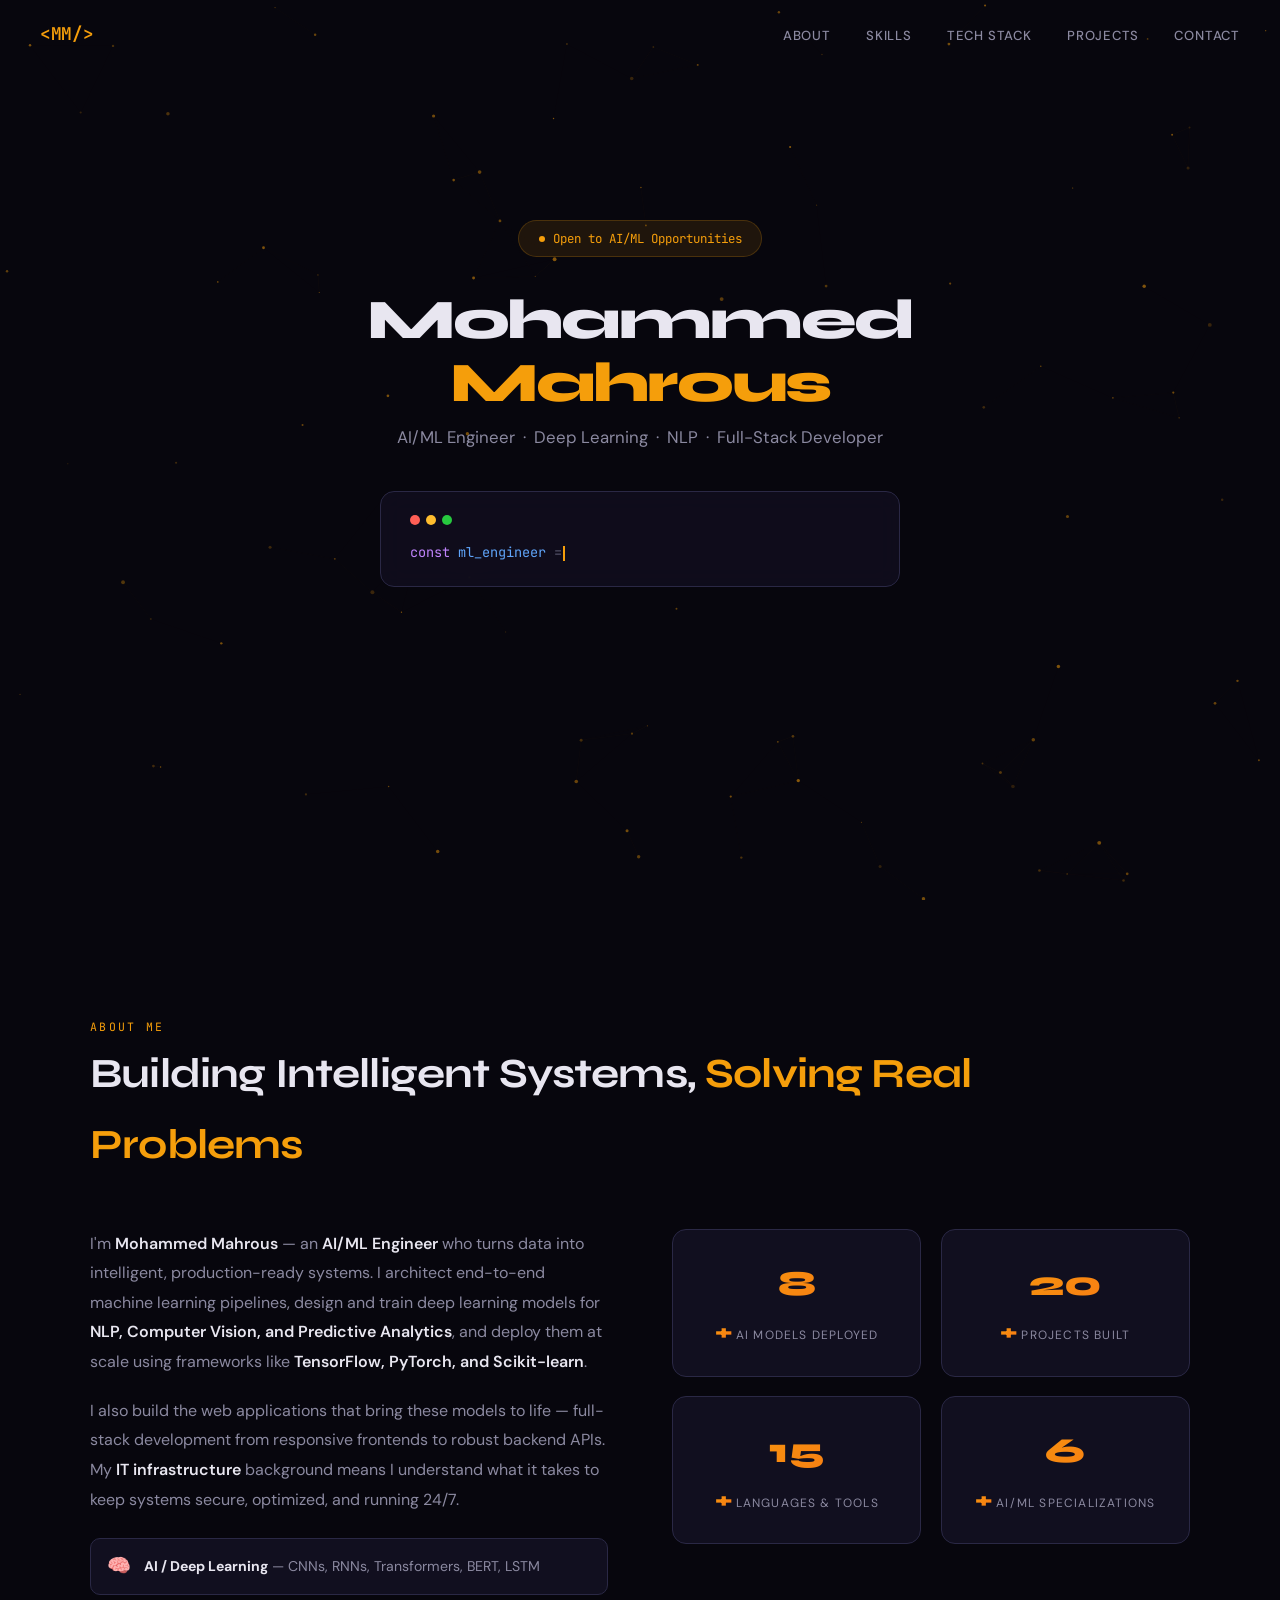
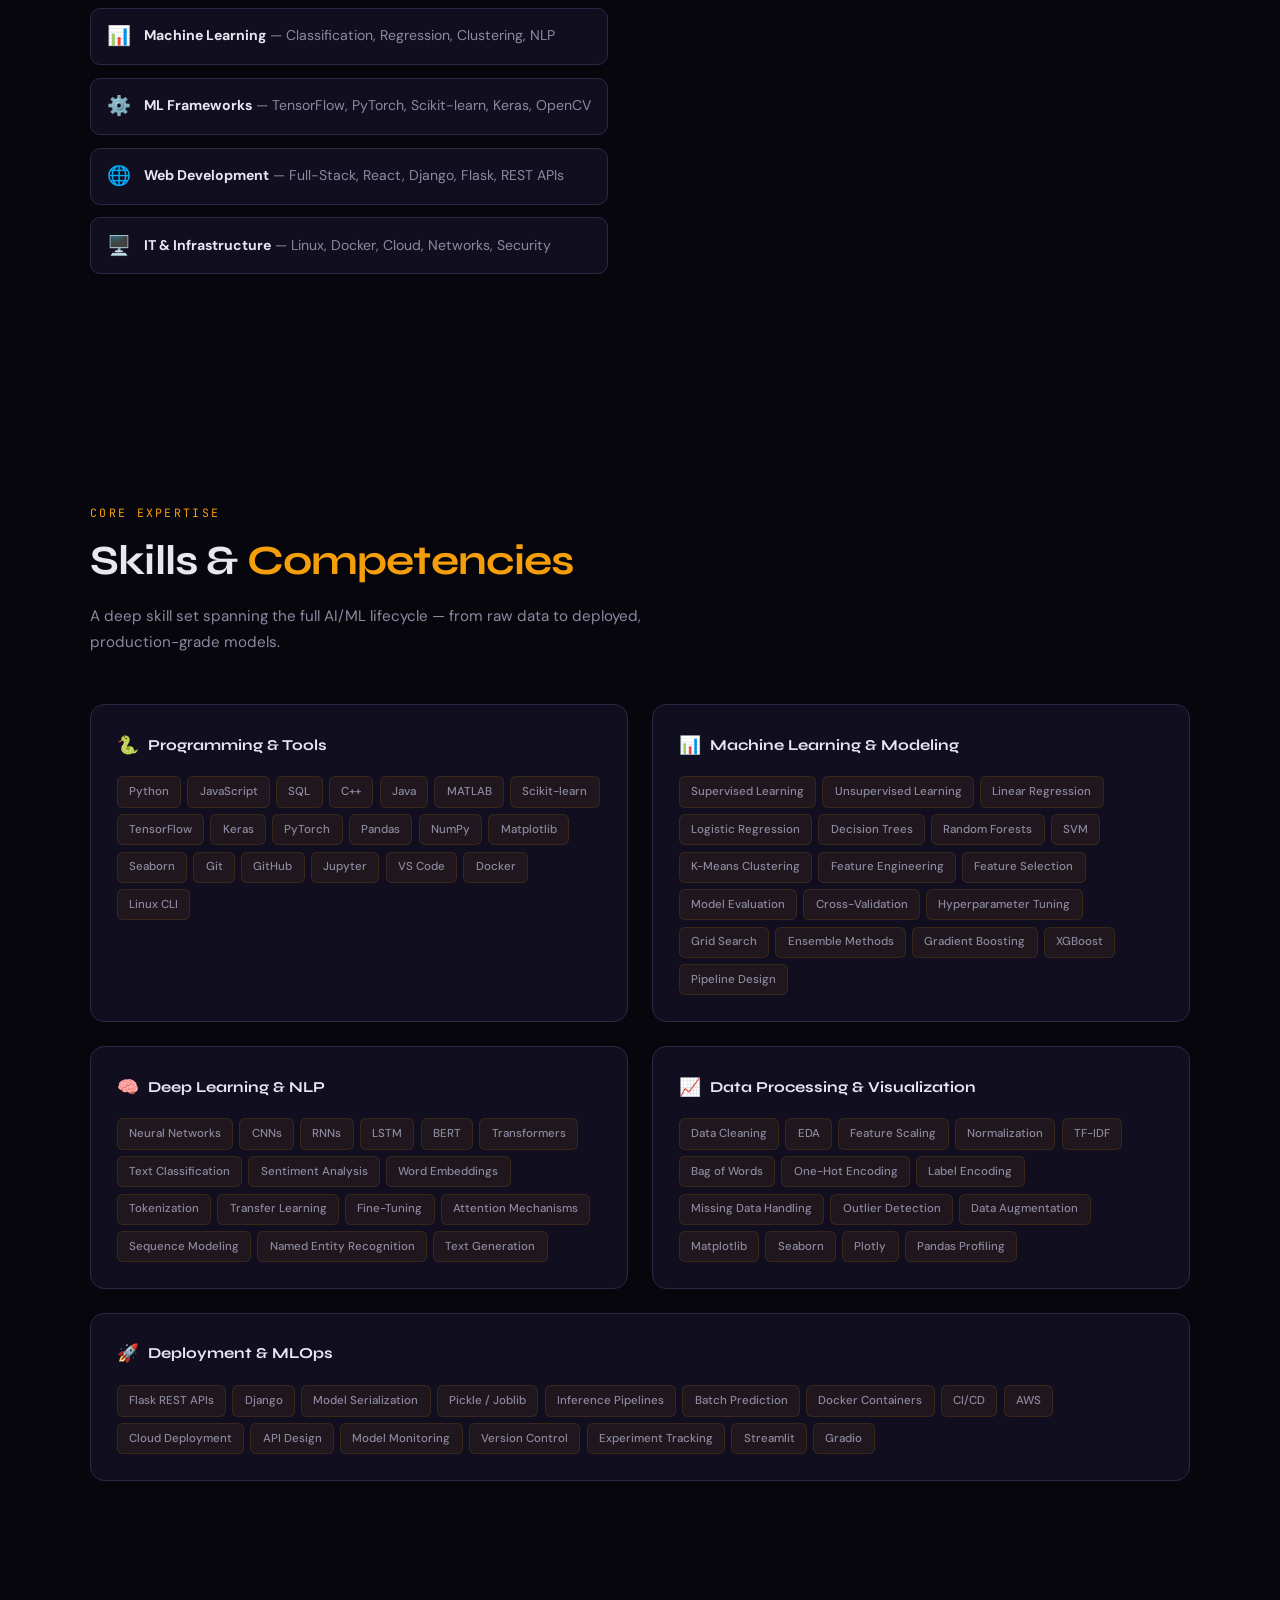
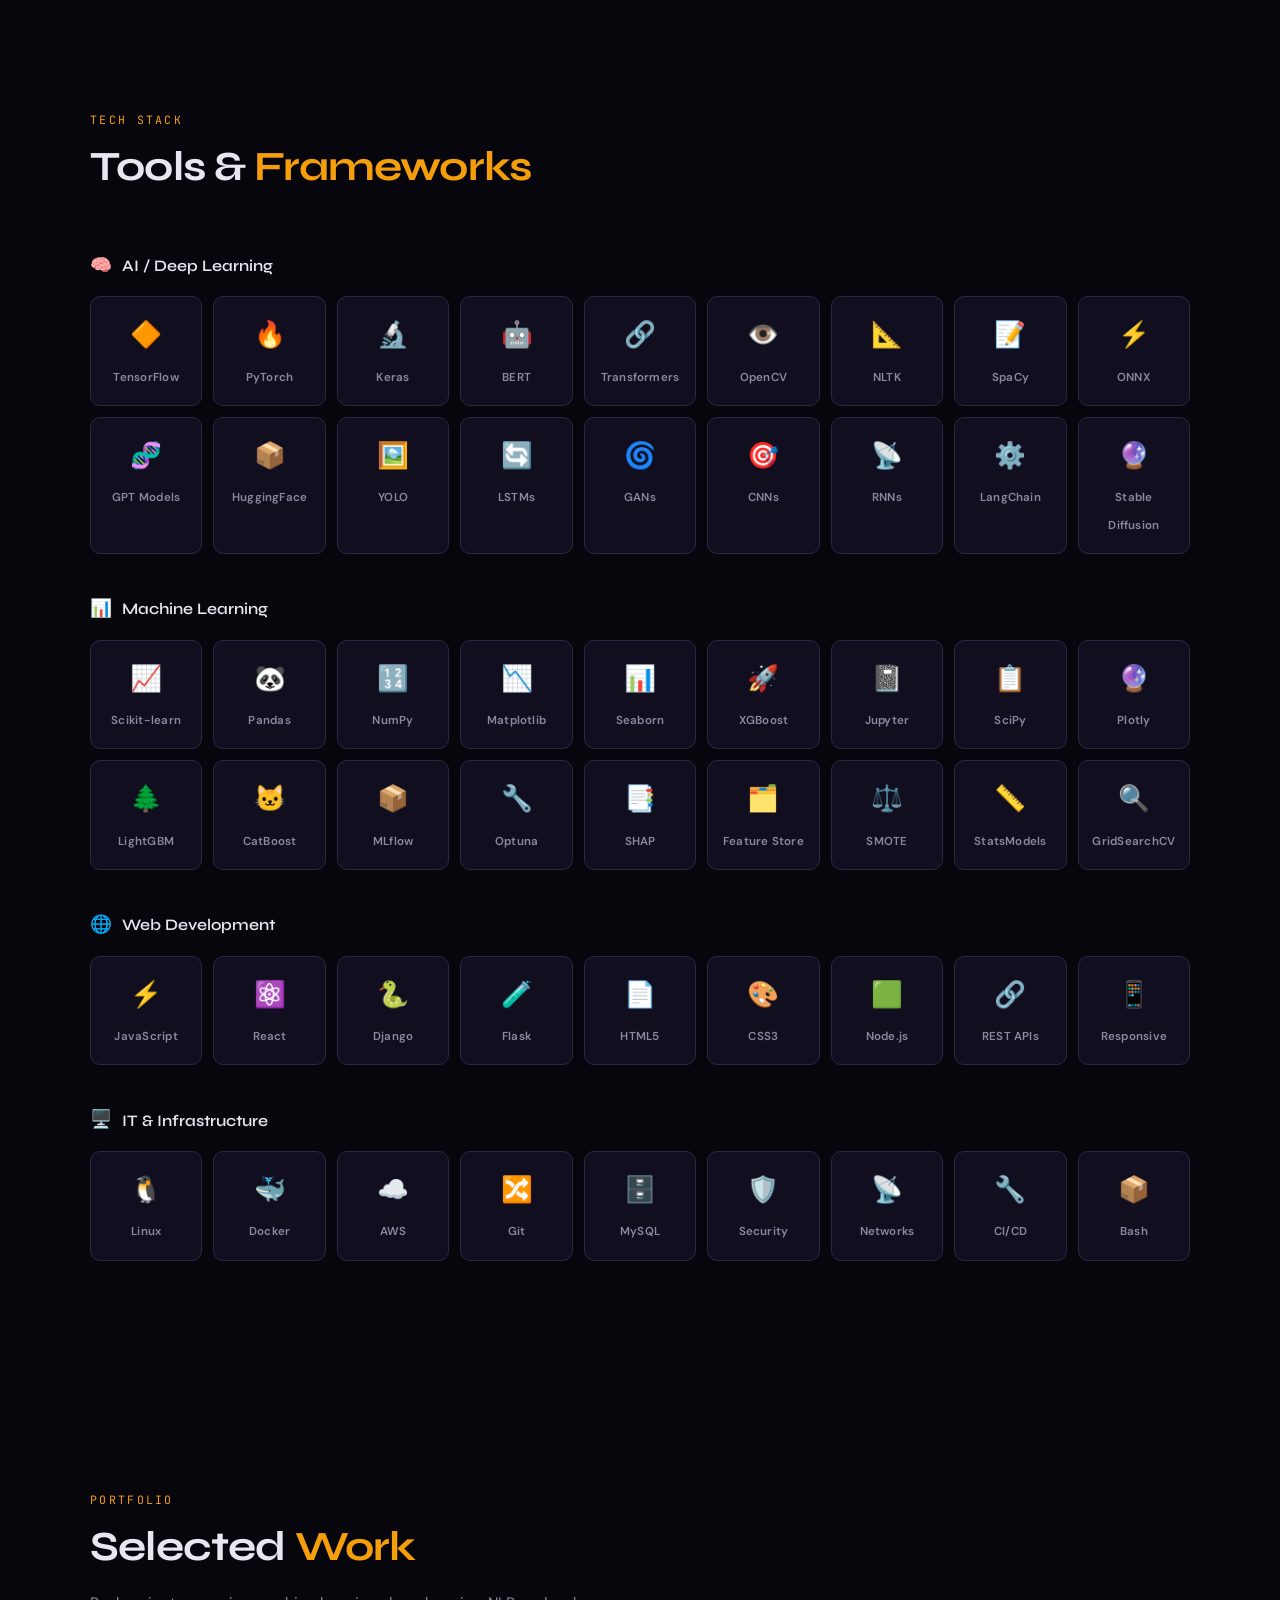
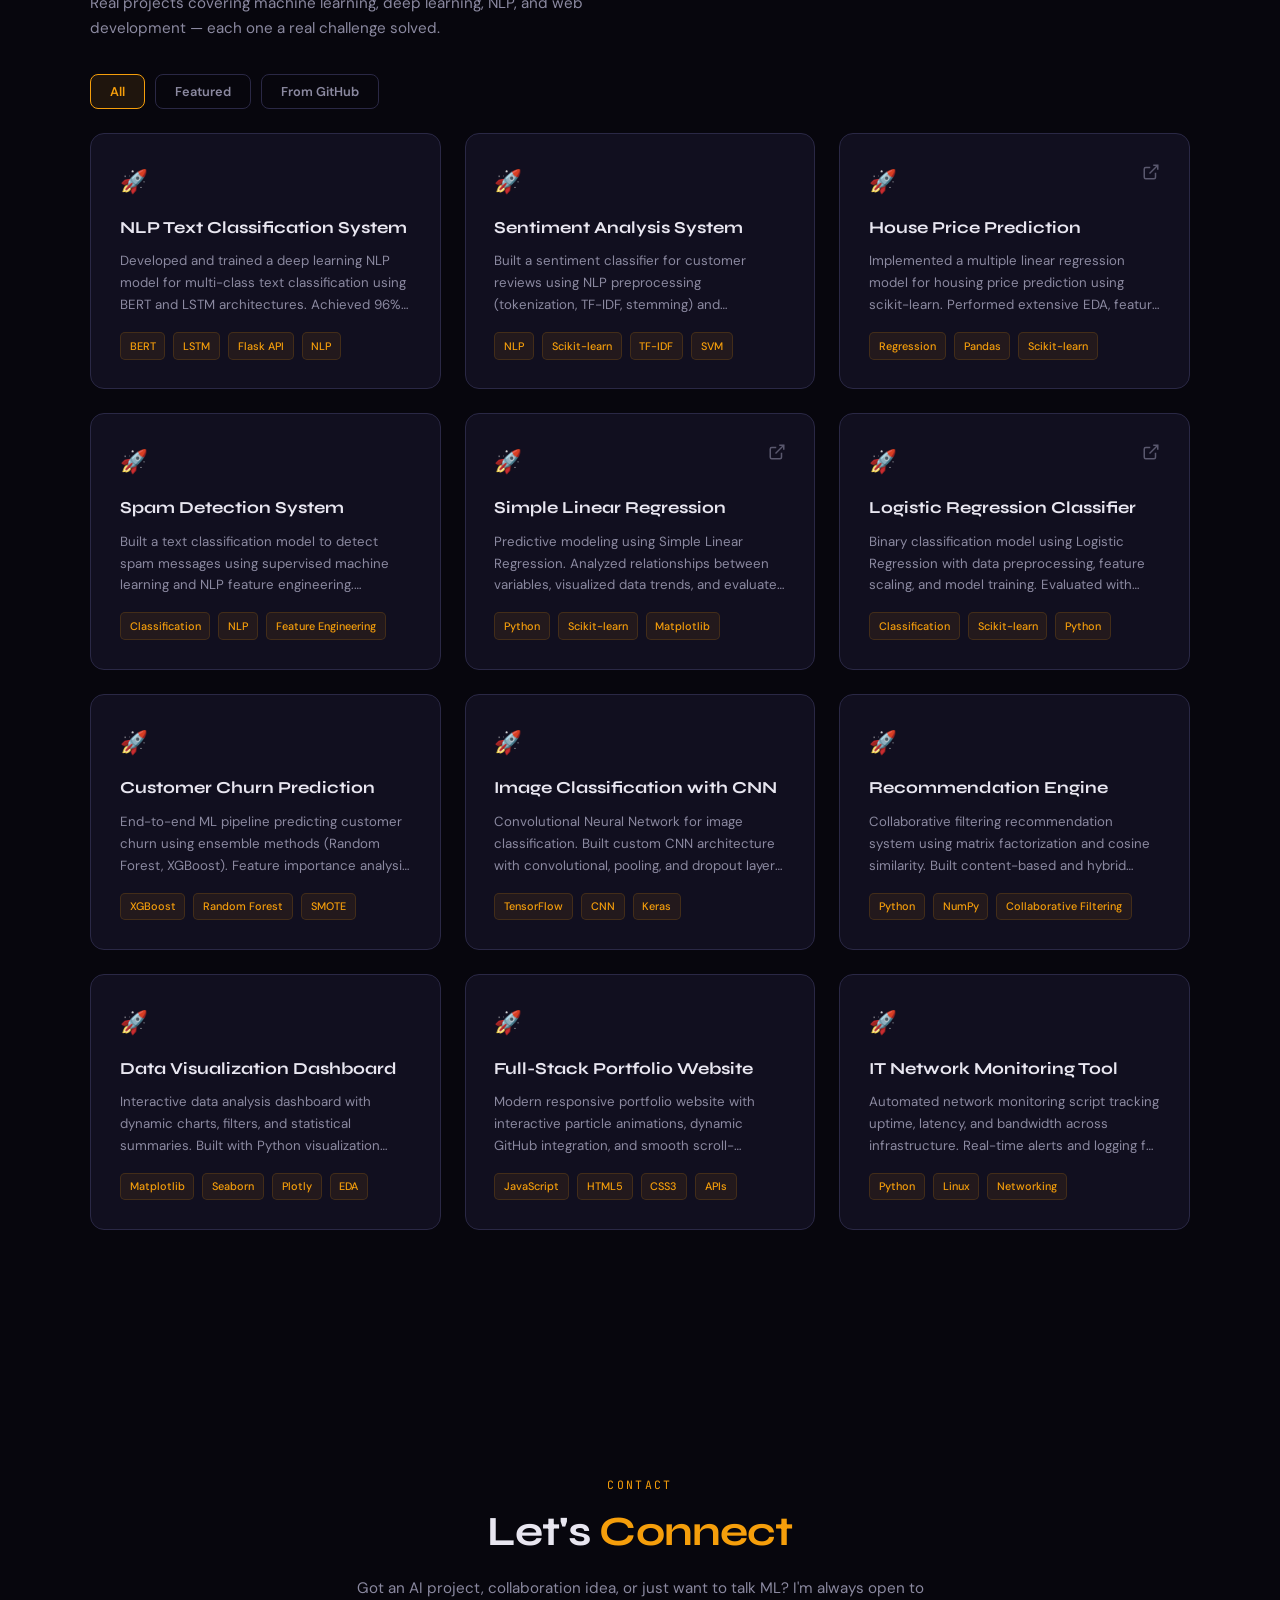
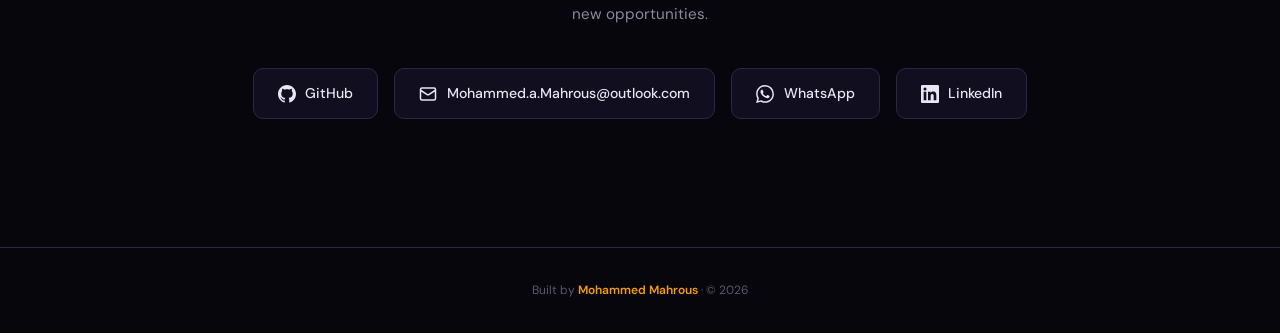
<file: index_5.html>
<!DOCTYPE html>
<html lang="en">
<head>
<meta charset="UTF-8">
<meta name="viewport" content="width=device-width, initial-scale=1.0">
<title>Mohammed Mahrous — AI/ML Engineer</title>
<meta name="description" content="Mohammed Mahrous — AI/ML Engineer specializing in Deep Learning, NLP, Computer Vision, and Full-Stack Web Development.">
<link rel="preconnect" href="https://fonts.googleapis.com">
<link rel="preconnect" href="https://fonts.gstatic.com" crossorigin>
<link href="https://fonts.googleapis.com/css2?family=Syne:wght@400;500;600;700;800&family=DM+Sans:ital,wght@0,300;0,400;0,500;0,600;0,700;1,400&family=JetBrains+Mono:wght@400;500&display=swap" rel="stylesheet">
<style>
*,*::before,*::after{margin:0;padding:0;box-sizing:border-box}
:root{
  --void:#07060d;--depth:#110f1f;--surface:#1a1831;
  --amber:#f59e0b;--amber-glow:#fbbf24;--amber-dim:rgba(245,158,11,.1);
  --text:#e8e6f0;--text-dim:#8b89a0;--text-muted:#5a586e;--border:#2a2845;
  --gradient:linear-gradient(135deg,#f59e0b,#f97316);
  --font-display:'Syne',sans-serif;
  --font-body:'DM Sans',sans-serif;
  --font-mono:'JetBrains Mono',monospace;
}
html{scroll-behavior:smooth;scrollbar-width:thin;scrollbar-color:var(--amber) var(--void)}
body{font-family:var(--font-body);background:var(--void);color:var(--text);overflow-x:hidden;line-height:1.7}
a{color:inherit;text-decoration:none}
::selection{background:var(--amber);color:var(--void)}

.scroll-progress{position:fixed;top:0;left:0;height:2px;background:var(--gradient);z-index:1001;width:0}

/* NAV */
nav{position:fixed;top:0;width:100%;padding:1.2rem 2.5rem;display:flex;justify-content:space-between;align-items:center;z-index:1000;transition:all .4s ease}
nav.scrolled{background:rgba(7,6,13,.88);backdrop-filter:blur(24px);border-bottom:1px solid var(--border)}
.nav-logo{font-family:var(--font-mono);font-weight:600;font-size:1.1rem;color:var(--amber);letter-spacing:-.02em}
.nav-links{display:flex;gap:2.2rem;list-style:none}
.nav-links a{font-size:.82rem;font-weight:500;letter-spacing:.06em;text-transform:uppercase;color:var(--text-dim);transition:color .3s;position:relative}
.nav-links a::after{content:'';position:absolute;bottom:-4px;left:0;width:0;height:1.5px;background:var(--amber);transition:width .3s}
.nav-links a:hover::after,.nav-links a.active::after{width:100%}
.nav-links a:hover,.nav-links a.active{color:var(--amber)}
.nav-toggle{display:none;flex-direction:column;gap:5px;cursor:pointer;z-index:1001;background:none;border:none}
.nav-toggle span{width:22px;height:2px;background:var(--text);transition:all .3s;display:block}
.nav-toggle.active span:nth-child(1){transform:rotate(45deg) translate(5px,5px)}
.nav-toggle.active span:nth-child(2){opacity:0}
.nav-toggle.active span:nth-child(3){transform:rotate(-45deg) translate(5px,-5px)}

/* HERO */
.hero{position:relative;min-height:100vh;display:flex;align-items:center;justify-content:center;overflow:hidden}
#particles-canvas{position:absolute;inset:0;z-index:0}
.hero-content{position:relative;z-index:1;text-align:center;padding:2rem;max-width:800px}
.hero-badge{display:inline-flex;align-items:center;gap:.5rem;font-family:var(--font-mono);font-size:.78rem;color:var(--amber);background:var(--amber-dim);border:1px solid rgba(245,158,11,.2);border-radius:100px;padding:.45rem 1.2rem;margin-bottom:2rem;opacity:0;transform:translateY(20px)}
.hero-badge .pulse{width:6px;height:6px;background:var(--amber);border-radius:50%;animation:pulse 2s ease infinite}
@keyframes pulse{0%,100%{box-shadow:0 0 0 0 rgba(245,158,11,.4)}70%{box-shadow:0 0 0 8px rgba(245,158,11,0)}}
.hero-name{font-family:var(--font-display);font-size:3.5rem;font-weight:800;letter-spacing:-.04em;line-height:1.12;margin-bottom:.5rem}
.hero-name .name-line{display:block}
.hero-name .char{display:inline-block;opacity:0;transform:translateY(60px) rotateX(-40deg)}
.hero-name .char.show{opacity:1;transform:translateY(0) rotateX(0);transition:all .6s cubic-bezier(.16,1,.3,1)}
.hero-name .fname{color:var(--text)}
.hero-name .lname{color:var(--amber)}
.hero-subtitle{font-size:1.05rem;color:var(--text-dim);margin-bottom:2rem;opacity:0;transform:translateY(15px)}

.code-block{font-family:var(--font-mono);font-size:clamp(.68rem,1.2vw,.85rem);background:rgba(17,15,31,.85);border:1px solid var(--border);border-radius:14px;padding:1.4rem 1.8rem;text-align:left;display:inline-block;margin-top:.5rem;opacity:0;transform:translateY(25px);max-width:520px;width:100%;backdrop-filter:blur(12px)}
.code-dots{display:flex;gap:6px;margin-bottom:1rem}
.code-dots span{width:10px;height:10px;border-radius:50%;display:block}
.code-dots span:nth-child(1){background:#ff5f56}
.code-dots span:nth-child(2){background:#ffbd2e}
.code-dots span:nth-child(3){background:#27c93f}
.code-line{min-height:1.5em;white-space:pre-wrap}
.kw{color:#c084fc}.str{color:#34d399}.punc{color:var(--text-muted)}.prop{color:#60a5fa}.bool{color:#fb923c}
.code-cursor{display:inline-block;width:2px;height:1.1em;background:var(--amber);animation:blink 1s step-end infinite;vertical-align:text-bottom;margin-left:1px}
@keyframes blink{50%{opacity:0}}

.hero-cta{display:flex;gap:1rem;justify-content:center;margin-top:2.5rem;opacity:0;transform:translateY(20px)}
.btn{font-family:var(--font-body);font-weight:600;font-size:.88rem;padding:.85rem 2rem;border-radius:10px;cursor:pointer;transition:all .35s ease;border:none;display:inline-flex;align-items:center;gap:.5rem}
.btn-primary{background:var(--gradient);color:var(--void);box-shadow:0 4px 20px rgba(245,158,11,.2)}
.btn-primary:hover{box-shadow:0 8px 35px rgba(245,158,11,.4);transform:translateY(-3px)}
.btn-ghost{background:transparent;color:var(--text);border:1px solid var(--border)}
.btn-ghost:hover{border-color:var(--amber);color:var(--amber);transform:translateY(-3px)}

.scroll-hint{position:absolute;bottom:2.5rem;left:50%;transform:translateX(-50%);display:flex;flex-direction:column;align-items:center;gap:.5rem;opacity:0}
.scroll-hint.show{animation:fadeUp .6s forwards}
.scroll-hint span{font-size:.68rem;text-transform:uppercase;letter-spacing:.18em;color:var(--text-muted)}
.scroll-line{width:1px;height:36px;position:relative;overflow:hidden}
.scroll-line::after{content:'';position:absolute;top:-100%;left:0;width:100%;height:100%;background:var(--amber);animation:scrollDown 2s ease infinite}
@keyframes scrollDown{0%{top:-100%}50%{top:0}100%{top:100%}}
@keyframes fadeUp{to{opacity:1}}

/* SECTIONS */
section{padding:7rem 2.5rem}
.section-container{max-width:1100px;margin:0 auto}
.section-eyebrow{font-family:var(--font-mono);font-size:.72rem;color:var(--amber);text-transform:uppercase;letter-spacing:.2em;margin-bottom:.6rem}
.section-title{font-family:var(--font-display);font-size:clamp(1.7rem,4vw,2.6rem);font-weight:700;letter-spacing:-.02em;margin-bottom:.5rem}
.section-title em{font-style:normal;color:var(--amber)}
.section-desc{color:var(--text-dim);max-width:580px;font-size:.95rem}

/* ABOUT */
.about-grid{display:grid;grid-template-columns:1fr 1fr;gap:4rem;align-items:start;margin-top:3rem}
.about-text{font-size:1rem;color:var(--text-dim);line-height:1.85}
.about-text p+p{margin-top:1.2rem}
.about-text strong{color:var(--text);font-weight:600}
.about-highlights{display:flex;flex-direction:column;gap:.8rem;margin-top:1.5rem}
.highlight-item{display:flex;align-items:center;gap:.8rem;padding:.7rem 1rem;background:var(--depth);border:1px solid var(--border);border-radius:10px;font-size:.88rem;transition:all .4s ease}
.highlight-item:hover{border-color:var(--amber);transform:translateX(6px);box-shadow:0 4px 20px var(--amber-dim)}
.highlight-item .hi-icon{font-size:1.2rem;flex-shrink:0}
.highlight-item .hi-text{color:var(--text-dim)}
.highlight-item .hi-text strong{color:var(--text)}

.about-stats{display:grid;grid-template-columns:1fr 1fr;gap:1.2rem}
.stat-card{background:var(--depth);border:1px solid var(--border);border-radius:14px;padding:1.5rem;text-align:center;transition:all .45s cubic-bezier(.16,1,.3,1)}
.stat-card:hover{border-color:var(--amber);transform:translateY(-6px);box-shadow:0 12px 40px var(--amber-dim)}
.stat-number{font-family:var(--font-display);font-size:2.2rem;font-weight:800;background:var(--gradient);-webkit-background-clip:text;-webkit-text-fill-color:transparent;background-clip:text;display:block}
.stat-suffix{font-family:var(--font-display);font-size:1.4rem;font-weight:800;background:var(--gradient);-webkit-background-clip:text;-webkit-text-fill-color:transparent;background-clip:text}
.stat-label{font-size:.75rem;color:var(--text-dim);text-transform:uppercase;letter-spacing:.1em;margin-top:.25rem}

/* EXPERTISE (new Skills section) */
.expertise-grid{display:grid;grid-template-columns:1fr 1fr;gap:1.5rem;margin-top:3rem}
.expertise-card{background:var(--depth);border:1px solid var(--border);border-radius:14px;padding:1.6rem;transition:all .45s cubic-bezier(.16,1,.3,1)}
.expertise-card:hover{border-color:var(--amber);transform:translateY(-4px);box-shadow:0 12px 40px var(--amber-dim)}
.expertise-card-title{font-family:var(--font-display);font-size:.95rem;font-weight:700;margin-bottom:1rem;display:flex;align-items:center;gap:.6rem}
.expertise-card-title .ec-icon{font-size:1.1rem}
.expertise-tags{display:flex;flex-wrap:wrap;gap:.4rem}
.expertise-tag{font-size:.72rem;padding:.3rem .7rem;background:rgba(245,158,11,.06);border:1px solid rgba(245,158,11,.12);border-radius:6px;color:var(--text-dim);font-weight:500;transition:all .3s}
.expertise-tag:hover{border-color:var(--amber);color:var(--amber);background:var(--amber-dim)}

/* TECH STACK */
.skills-categories{display:flex;flex-direction:column;gap:2.5rem;margin-top:3rem}
.skill-category-title{font-family:var(--font-display);font-size:1rem;font-weight:600;color:var(--text);margin-bottom:1rem;display:flex;align-items:center;gap:.6rem}
.skill-category-title .cat-icon{font-size:1.1rem}
.skills-row{display:grid;grid-template-columns:repeat(auto-fill,minmax(110px,1fr));gap:.7rem}
.skill-card{background:var(--depth);border:1px solid var(--border);border-radius:10px;padding:1rem .6rem;text-align:center;transition:all .45s cubic-bezier(.16,1,.3,1);cursor:default}
.skill-card:hover{border-color:var(--amber);transform:translateY(-6px) scale(1.04);box-shadow:0 12px 40px var(--amber-dim)}
.skill-icon{font-size:1.6rem;margin-bottom:.3rem;display:block}
.skill-name{font-size:.72rem;font-weight:600;letter-spacing:.02em;color:var(--text-dim)}
.skill-card:hover .skill-name{color:var(--text)}

/* PROJECTS */
.projects-tabs{display:flex;gap:.6rem;margin-top:2rem;margin-bottom:1.5rem;flex-wrap:wrap}
.tab-btn{font-family:var(--font-body);font-size:.8rem;font-weight:600;padding:.5rem 1.2rem;border-radius:8px;border:1px solid var(--border);background:transparent;color:var(--text-dim);cursor:pointer;transition:all .3s}
.tab-btn.active,.tab-btn:hover{border-color:var(--amber);color:var(--amber);background:var(--amber-dim)}
.projects-grid{display:grid;grid-template-columns:repeat(auto-fill,minmax(320px,1fr));gap:1.5rem}
.project-card{background:var(--depth);border:1px solid var(--border);border-radius:14px;padding:1.8rem;transition:all .5s cubic-bezier(.16,1,.3,1);position:relative;overflow:hidden}
.project-card::before{content:'';position:absolute;top:0;left:0;right:0;height:2px;background:var(--gradient);opacity:0;transition:opacity .4s}
.project-card:hover{border-color:var(--amber);transform:translateY(-8px);box-shadow:0 20px 60px rgba(0,0,0,.5)}
.project-card:hover::before{opacity:1}
.project-header{display:flex;justify-content:space-between;align-items:flex-start;margin-bottom:.8rem}
.project-icon{font-size:1.4rem}
.project-links a{color:var(--text-muted);transition:color .3s;display:flex;align-items:center}
.project-links a:hover{color:var(--amber)}
.project-name{font-family:var(--font-display);font-size:1.05rem;font-weight:700;margin-bottom:.5rem}
.project-desc{font-size:.83rem;color:var(--text-dim);line-height:1.65;margin-bottom:1rem;display:-webkit-box;-webkit-line-clamp:3;-webkit-box-orient:vertical;overflow:hidden}
.project-meta{display:flex;gap:.5rem;flex-wrap:wrap}
.project-tag{font-size:.68rem;padding:.22rem .55rem;background:rgba(245,158,11,.08);border:1px solid rgba(245,158,11,.15);border-radius:5px;color:var(--amber);font-weight:500}
.project-lang{display:flex;align-items:center;gap:.3rem;font-size:.72rem;color:var(--text-dim)}
.lang-dot{width:8px;height:8px;border-radius:50%;display:inline-block}
.project-stat{display:flex;align-items:center;gap:.2rem;font-size:.72rem;color:var(--text-dim)}
.projects-loading{text-align:center;padding:3rem;color:var(--text-dim);font-family:var(--font-mono);font-size:.82rem}
.spinner{width:28px;height:28px;border:2px solid var(--border);border-top-color:var(--amber);border-radius:50%;animation:spin 1s linear infinite;margin:0 auto 1rem}
@keyframes spin{to{transform:rotate(360deg)}}

/* CONTACT */
.contact-section{text-align:center;padding:8rem 2.5rem}
.contact-section .section-desc{margin-left:auto;margin-right:auto;margin-bottom:2.5rem}
.contact-links{display:flex;gap:1rem;justify-content:center;flex-wrap:wrap}
.contact-link{display:flex;align-items:center;gap:.6rem;padding:.8rem 1.5rem;background:var(--depth);border:1px solid var(--border);border-radius:10px;font-weight:500;font-size:.88rem;transition:all .4s cubic-bezier(.16,1,.3,1)}
.contact-link:hover{border-color:var(--amber);color:var(--amber);transform:translateY(-4px);box-shadow:0 10px 30px var(--amber-dim)}
.contact-link svg{width:18px;height:18px;flex-shrink:0}
.copy-toast{position:absolute;top:-32px;left:50%;transform:translateX(-50%) translateY(8px);background:var(--amber);color:var(--void);font-size:.72rem;font-weight:700;padding:.3rem .8rem;border-radius:6px;opacity:0;pointer-events:none;transition:all .3s ease;white-space:nowrap}
.copy-toast.show{opacity:1;transform:translateX(-50%) translateY(0)}

footer{text-align:center;padding:2rem;border-top:1px solid var(--border);font-size:.75rem;color:var(--text-muted)}
footer strong{color:var(--amber);font-weight:600}

.reveal{opacity:0;transform:translateY(35px);transition:all .8s cubic-bezier(.16,1,.3,1)}
.reveal.visible{opacity:1;transform:translateY(0)}
.reveal-d1{transition-delay:.1s}.reveal-d2{transition-delay:.2s}.reveal-d3{transition-delay:.3s}.reveal-d4{transition-delay:.4s}.reveal-d5{transition-delay:.5s}

@media(max-width:768px){
  nav{padding:1rem 1.5rem}
  .nav-links{position:fixed;top:0;right:-100%;width:72%;height:100vh;background:rgba(17,15,31,.97);backdrop-filter:blur(20px);flex-direction:column;justify-content:center;align-items:center;gap:2rem;transition:right .4s ease;border-left:1px solid var(--border)}
  .nav-links.open{right:0}
  .nav-toggle{display:flex}
  .about-grid{grid-template-columns:1fr;gap:2.5rem}
  .expertise-grid{grid-template-columns:1fr}
  .skills-row{grid-template-columns:repeat(auto-fill,minmax(85px,1fr))}
  .projects-grid{grid-template-columns:1fr}
  .hero-cta{flex-direction:column;align-items:center}
  .code-block{padding:1rem 1.2rem}
  .contact-links{flex-direction:column;align-items:center}
  section{padding:4.5rem 1.2rem}
  .contact-section{padding:5rem 1.2rem}
}
@media(prefers-reduced-motion:reduce){
  *{animation-duration:.01ms!important;transition-duration:.01ms!important}
  .hero-name .char{opacity:1!important;transform:none!important}
  .reveal{opacity:1;transform:none}
}
</style>
</head>
<body>

<div class="scroll-progress" id="scrollProgress"></div>

<nav id="navbar">
  <a href="#" class="nav-logo">&lt;MM/&gt;</a>
  <ul class="nav-links" id="navLinks">
    <li><a href="#about">About</a></li>
    <li><a href="#expertise">Skills</a></li>
    <li><a href="#stack">Tech Stack</a></li>
    <li><a href="#projects">Projects</a></li>
    <li><a href="#contact">Contact</a></li>
  </ul>
  <button class="nav-toggle" id="navToggle" aria-label="Toggle menu">
    <span></span><span></span><span></span>
  </button>
</nav>

<!-- HERO -->
<section class="hero" id="hero">
  <canvas id="particles-canvas"></canvas>
  <div class="hero-content">
    <div class="hero-badge" id="heroBadge"><span class="pulse"></span>Open to AI/ML Opportunities</div>
    <h1 class="hero-name" id="heroName"></h1>
    <p class="hero-subtitle" id="heroSub">AI/ML Engineer &nbsp;·&nbsp; Deep Learning &nbsp;·&nbsp; NLP &nbsp;·&nbsp; Full-Stack Developer</p>
    <div class="code-block" id="codeBlock">
      <div class="code-dots"><span></span><span></span><span></span></div>
      <div id="codeContent"></div>
    </div>
    <div class="hero-cta" id="heroCta">
      <a href="#projects" class="btn btn-primary">
        <svg width="16" height="16" viewBox="0 0 24 24" fill="none" stroke="currentColor" stroke-width="2.5"><path d="M2 3h6a4 4 0 0 1 4 4v14a3 3 0 0 0-3-3H2z"/><path d="M22 3h-6a4 4 0 0 0-4 4v14a3 3 0 0 1 3-3h7z"/></svg>
        View My Work
      </a>
      <a href="#contact" class="btn btn-ghost">Get In Touch</a>
    </div>
  </div>
  <div class="scroll-hint" id="scrollHint"><span>Scroll</span><div class="scroll-line"></div></div>
</section>

<!-- ABOUT -->
<section id="about">
  <div class="section-container">
    <div class="reveal">
      <span class="section-eyebrow">About Me</span>
      <h2 class="section-title">Building Intelligent Systems, <em>Solving Real Problems</em></h2>
    </div>
    <div class="about-grid">
      <div class="reveal reveal-d1">
        <div class="about-text">
          <p>I'm <strong>Mohammed Mahrous</strong> — an <strong>AI/ML Engineer</strong> who turns data into intelligent, production-ready systems. I architect end-to-end machine learning pipelines, design and train deep learning models for <strong>NLP, Computer Vision, and Predictive Analytics</strong>, and deploy them at scale using frameworks like <strong>TensorFlow, PyTorch, and Scikit-learn</strong>.</p>
          <p>I also build the web applications that bring these models to life — full-stack development from responsive frontends to robust backend APIs. My <strong>IT infrastructure</strong> background means I understand what it takes to keep systems secure, optimized, and running 24/7.</p>
        </div>
        <div class="about-highlights">
          <div class="highlight-item"><span class="hi-icon">🧠</span><span class="hi-text"><strong>AI / Deep Learning</strong> — CNNs, RNNs, Transformers, BERT, LSTM</span></div>
          <div class="highlight-item"><span class="hi-icon">📊</span><span class="hi-text"><strong>Machine Learning</strong> — Classification, Regression, Clustering, NLP</span></div>
          <div class="highlight-item"><span class="hi-icon">⚙️</span><span class="hi-text"><strong>ML Frameworks</strong> — TensorFlow, PyTorch, Scikit-learn, Keras, OpenCV</span></div>
          <div class="highlight-item"><span class="hi-icon">🌐</span><span class="hi-text"><strong>Web Development</strong> — Full-Stack, React, Django, Flask, REST APIs</span></div>
          <div class="highlight-item"><span class="hi-icon">🖥️</span><span class="hi-text"><strong>IT & Infrastructure</strong> — Linux, Docker, Cloud, Networks, Security</span></div>
        </div>
      </div>
      <div class="about-stats reveal reveal-d2">
        <div class="stat-card">
          <span><span class="stat-number" id="modelCount">0</span><span class="stat-suffix">+</span></span>
          <span class="stat-label">AI Models Deployed</span>
        </div>
        <div class="stat-card">
          <span><span class="stat-number" id="projectCount">0</span><span class="stat-suffix">+</span></span>
          <span class="stat-label">Projects Built</span>
        </div>
        <div class="stat-card">
          <span><span class="stat-number" id="langCount">0</span><span class="stat-suffix">+</span></span>
          <span class="stat-label">Languages & Tools</span>
        </div>
        <div class="stat-card">
          <span><span class="stat-number" id="specCount">0</span><span class="stat-suffix">+</span></span>
          <span class="stat-label">AI/ML Specializations</span>
        </div>
      </div>
    </div>
  </div>
</section>

<!-- EXPERTISE / SKILLS -->
<section id="expertise">
  <div class="section-container">
    <div class="reveal">
      <span class="section-eyebrow">Core Expertise</span>
      <h2 class="section-title">Skills & <em>Competencies</em></h2>
      <p class="section-desc">A deep skill set spanning the full AI/ML lifecycle — from raw data to deployed, production-grade models.</p>
    </div>
    <div class="expertise-grid">
      <div class="expertise-card reveal reveal-d1">
        <div class="expertise-card-title"><span class="ec-icon">🐍</span> Programming & Tools</div>
        <div class="expertise-tags">
          <span class="expertise-tag">Python</span><span class="expertise-tag">JavaScript</span><span class="expertise-tag">SQL</span>
          <span class="expertise-tag">C++</span><span class="expertise-tag">Java</span><span class="expertise-tag">MATLAB</span>
          <span class="expertise-tag">Scikit-learn</span><span class="expertise-tag">TensorFlow</span><span class="expertise-tag">Keras</span>
          <span class="expertise-tag">PyTorch</span><span class="expertise-tag">Pandas</span><span class="expertise-tag">NumPy</span>
          <span class="expertise-tag">Matplotlib</span><span class="expertise-tag">Seaborn</span>
          <span class="expertise-tag">Git</span><span class="expertise-tag">GitHub</span><span class="expertise-tag">Jupyter</span>
          <span class="expertise-tag">VS Code</span><span class="expertise-tag">Docker</span><span class="expertise-tag">Linux CLI</span>
        </div>
      </div>
      <div class="expertise-card reveal reveal-d2">
        <div class="expertise-card-title"><span class="ec-icon">📊</span> Machine Learning & Modeling</div>
        <div class="expertise-tags">
          <span class="expertise-tag">Supervised Learning</span><span class="expertise-tag">Unsupervised Learning</span>
          <span class="expertise-tag">Linear Regression</span><span class="expertise-tag">Logistic Regression</span>
          <span class="expertise-tag">Decision Trees</span><span class="expertise-tag">Random Forests</span>
          <span class="expertise-tag">SVM</span><span class="expertise-tag">K-Means Clustering</span>
          <span class="expertise-tag">Feature Engineering</span><span class="expertise-tag">Feature Selection</span>
          <span class="expertise-tag">Model Evaluation</span><span class="expertise-tag">Cross-Validation</span>
          <span class="expertise-tag">Hyperparameter Tuning</span><span class="expertise-tag">Grid Search</span>
          <span class="expertise-tag">Ensemble Methods</span><span class="expertise-tag">Gradient Boosting</span>
          <span class="expertise-tag">XGBoost</span><span class="expertise-tag">Pipeline Design</span>
        </div>
      </div>
      <div class="expertise-card reveal reveal-d3">
        <div class="expertise-card-title"><span class="ec-icon">🧠</span> Deep Learning & NLP</div>
        <div class="expertise-tags">
          <span class="expertise-tag">Neural Networks</span><span class="expertise-tag">CNNs</span>
          <span class="expertise-tag">RNNs</span><span class="expertise-tag">LSTM</span>
          <span class="expertise-tag">BERT</span><span class="expertise-tag">Transformers</span>
          <span class="expertise-tag">Text Classification</span><span class="expertise-tag">Sentiment Analysis</span>
          <span class="expertise-tag">Word Embeddings</span><span class="expertise-tag">Tokenization</span>
          <span class="expertise-tag">Transfer Learning</span><span class="expertise-tag">Fine-Tuning</span>
          <span class="expertise-tag">Attention Mechanisms</span><span class="expertise-tag">Sequence Modeling</span>
          <span class="expertise-tag">Named Entity Recognition</span><span class="expertise-tag">Text Generation</span>
        </div>
      </div>
      <div class="expertise-card reveal reveal-d4">
        <div class="expertise-card-title"><span class="ec-icon">📈</span> Data Processing & Visualization</div>
        <div class="expertise-tags">
          <span class="expertise-tag">Data Cleaning</span><span class="expertise-tag">EDA</span>
          <span class="expertise-tag">Feature Scaling</span><span class="expertise-tag">Normalization</span>
          <span class="expertise-tag">TF-IDF</span><span class="expertise-tag">Bag of Words</span>
          <span class="expertise-tag">One-Hot Encoding</span><span class="expertise-tag">Label Encoding</span>
          <span class="expertise-tag">Missing Data Handling</span><span class="expertise-tag">Outlier Detection</span>
          <span class="expertise-tag">Data Augmentation</span>
          <span class="expertise-tag">Matplotlib</span><span class="expertise-tag">Seaborn</span>
          <span class="expertise-tag">Plotly</span><span class="expertise-tag">Pandas Profiling</span>
        </div>
      </div>
      <div class="expertise-card reveal reveal-d5" style="grid-column:1/-1">
        <div class="expertise-card-title"><span class="ec-icon">🚀</span> Deployment & MLOps</div>
        <div class="expertise-tags">
          <span class="expertise-tag">Flask REST APIs</span><span class="expertise-tag">Django</span>
          <span class="expertise-tag">Model Serialization</span><span class="expertise-tag">Pickle / Joblib</span>
          <span class="expertise-tag">Inference Pipelines</span><span class="expertise-tag">Batch Prediction</span>
          <span class="expertise-tag">Docker Containers</span><span class="expertise-tag">CI/CD</span>
          <span class="expertise-tag">AWS</span><span class="expertise-tag">Cloud Deployment</span>
          <span class="expertise-tag">API Design</span><span class="expertise-tag">Model Monitoring</span>
          <span class="expertise-tag">Version Control</span><span class="expertise-tag">Experiment Tracking</span>
          <span class="expertise-tag">Streamlit</span><span class="expertise-tag">Gradio</span>
        </div>
      </div>
    </div>
  </div>
</section>

<!-- TECH STACK -->
<section id="stack">
  <div class="section-container">
    <div class="reveal">
      <span class="section-eyebrow">Tech Stack</span>
      <h2 class="section-title">Tools & <em>Frameworks</em></h2>
    </div>
    <div class="skills-categories">
      <div class="reveal reveal-d1">
        <div class="skill-category-title"><span class="cat-icon">🧠</span> AI / Deep Learning</div>
        <div class="skills-row">
          <div class="skill-card"><span class="skill-icon">🔶</span><span class="skill-name">TensorFlow</span></div>
          <div class="skill-card"><span class="skill-icon">🔥</span><span class="skill-name">PyTorch</span></div>
          <div class="skill-card"><span class="skill-icon">🔬</span><span class="skill-name">Keras</span></div>
          <div class="skill-card"><span class="skill-icon">🤖</span><span class="skill-name">BERT</span></div>
          <div class="skill-card"><span class="skill-icon">🔗</span><span class="skill-name">Transformers</span></div>
          <div class="skill-card"><span class="skill-icon">👁️</span><span class="skill-name">OpenCV</span></div>
          <div class="skill-card"><span class="skill-icon">📐</span><span class="skill-name">NLTK</span></div>
          <div class="skill-card"><span class="skill-icon">📝</span><span class="skill-name">SpaCy</span></div>
          <div class="skill-card"><span class="skill-icon">⚡</span><span class="skill-name">ONNX</span></div>
          <div class="skill-card"><span class="skill-icon">🧬</span><span class="skill-name">GPT Models</span></div>
          <div class="skill-card"><span class="skill-icon">📦</span><span class="skill-name">HuggingFace</span></div>
          <div class="skill-card"><span class="skill-icon">🖼️</span><span class="skill-name">YOLO</span></div>
          <div class="skill-card"><span class="skill-icon">🔄</span><span class="skill-name">LSTMs</span></div>
          <div class="skill-card"><span class="skill-icon">🌀</span><span class="skill-name">GANs</span></div>
          <div class="skill-card"><span class="skill-icon">🎯</span><span class="skill-name">CNNs</span></div>
          <div class="skill-card"><span class="skill-icon">📡</span><span class="skill-name">RNNs</span></div>
          <div class="skill-card"><span class="skill-icon">⚙️</span><span class="skill-name">LangChain</span></div>
          <div class="skill-card"><span class="skill-icon">🔮</span><span class="skill-name">Stable Diffusion</span></div>
        </div>
      </div>
      <div class="reveal reveal-d2">
        <div class="skill-category-title"><span class="cat-icon">📊</span> Machine Learning</div>
        <div class="skills-row">
          <div class="skill-card"><span class="skill-icon">📈</span><span class="skill-name">Scikit-learn</span></div>
          <div class="skill-card"><span class="skill-icon">🐼</span><span class="skill-name">Pandas</span></div>
          <div class="skill-card"><span class="skill-icon">🔢</span><span class="skill-name">NumPy</span></div>
          <div class="skill-card"><span class="skill-icon">📉</span><span class="skill-name">Matplotlib</span></div>
          <div class="skill-card"><span class="skill-icon">📊</span><span class="skill-name">Seaborn</span></div>
          <div class="skill-card"><span class="skill-icon">🚀</span><span class="skill-name">XGBoost</span></div>
          <div class="skill-card"><span class="skill-icon">📓</span><span class="skill-name">Jupyter</span></div>
          <div class="skill-card"><span class="skill-icon">📋</span><span class="skill-name">SciPy</span></div>
          <div class="skill-card"><span class="skill-icon">🔮</span><span class="skill-name">Plotly</span></div>
          <div class="skill-card"><span class="skill-icon">🌲</span><span class="skill-name">LightGBM</span></div>
          <div class="skill-card"><span class="skill-icon">🐱</span><span class="skill-name">CatBoost</span></div>
          <div class="skill-card"><span class="skill-icon">📦</span><span class="skill-name">MLflow</span></div>
          <div class="skill-card"><span class="skill-icon">🔧</span><span class="skill-name">Optuna</span></div>
          <div class="skill-card"><span class="skill-icon">📑</span><span class="skill-name">SHAP</span></div>
          <div class="skill-card"><span class="skill-icon">🗂️</span><span class="skill-name">Feature Store</span></div>
          <div class="skill-card"><span class="skill-icon">⚖️</span><span class="skill-name">SMOTE</span></div>
          <div class="skill-card"><span class="skill-icon">📏</span><span class="skill-name">StatsModels</span></div>
          <div class="skill-card"><span class="skill-icon">🔍</span><span class="skill-name">GridSearchCV</span></div>
        </div>
      </div>
      <div class="reveal reveal-d3">
        <div class="skill-category-title"><span class="cat-icon">🌐</span> Web Development</div>
        <div class="skills-row">
          <div class="skill-card"><span class="skill-icon">⚡</span><span class="skill-name">JavaScript</span></div>
          <div class="skill-card"><span class="skill-icon">⚛️</span><span class="skill-name">React</span></div>
          <div class="skill-card"><span class="skill-icon">🐍</span><span class="skill-name">Django</span></div>
          <div class="skill-card"><span class="skill-icon">🧪</span><span class="skill-name">Flask</span></div>
          <div class="skill-card"><span class="skill-icon">📄</span><span class="skill-name">HTML5</span></div>
          <div class="skill-card"><span class="skill-icon">🎨</span><span class="skill-name">CSS3</span></div>
          <div class="skill-card"><span class="skill-icon">🟩</span><span class="skill-name">Node.js</span></div>
          <div class="skill-card"><span class="skill-icon">🔗</span><span class="skill-name">REST APIs</span></div>
          <div class="skill-card"><span class="skill-icon">📱</span><span class="skill-name">Responsive</span></div>
        </div>
      </div>
      <div class="reveal reveal-d4">
        <div class="skill-category-title"><span class="cat-icon">🖥️</span> IT & Infrastructure</div>
        <div class="skills-row">
          <div class="skill-card"><span class="skill-icon">🐧</span><span class="skill-name">Linux</span></div>
          <div class="skill-card"><span class="skill-icon">🐳</span><span class="skill-name">Docker</span></div>
          <div class="skill-card"><span class="skill-icon">☁️</span><span class="skill-name">AWS</span></div>
          <div class="skill-card"><span class="skill-icon">🔀</span><span class="skill-name">Git</span></div>
          <div class="skill-card"><span class="skill-icon">🗄️</span><span class="skill-name">MySQL</span></div>
          <div class="skill-card"><span class="skill-icon">🛡️</span><span class="skill-name">Security</span></div>
          <div class="skill-card"><span class="skill-icon">📡</span><span class="skill-name">Networks</span></div>
          <div class="skill-card"><span class="skill-icon">🔧</span><span class="skill-name">CI/CD</span></div>
          <div class="skill-card"><span class="skill-icon">📦</span><span class="skill-name">Bash</span></div>
        </div>
      </div>
    </div>
  </div>
</section>

<!-- PROJECTS -->
<section id="projects">
  <div class="section-container">
    <div class="reveal">
      <span class="section-eyebrow">Portfolio</span>
      <h2 class="section-title">Selected <em>Work</em></h2>
      <p class="section-desc">Real projects covering machine learning, deep learning, NLP, and web development — each one a real challenge solved.</p>
    </div>
    <div class="projects-tabs reveal reveal-d1">
      <button class="tab-btn active" data-tab="all">All</button>
      <button class="tab-btn" data-tab="featured">Featured</button>
      <button class="tab-btn" data-tab="github">From GitHub</button>
    </div>
    <div class="projects-grid" id="projectsGrid">
      <div class="projects-loading"><div class="spinner"></div>Loading projects...</div>
    </div>
  </div>
</section>

<!-- CONTACT -->
<section id="contact" class="contact-section">
  <div class="section-container">
    <div class="reveal">
      <span class="section-eyebrow">Contact</span>
      <h2 class="section-title">Let's <em>Connect</em></h2>
      <p class="section-desc">Got an AI project, collaboration idea, or just want to talk ML? I'm always open to new opportunities.</p>
    </div>
    <div class="contact-links reveal reveal-d1">
      <a href="https://github.com/ReanuxM" target="_blank" rel="noopener" class="contact-link">
        <svg viewBox="0 0 24 24" fill="currentColor"><path d="M12 0C5.37 0 0 5.37 0 12c0 5.3 3.438 9.8 8.205 11.385.6.113.82-.258.82-.577 0-.285-.01-1.04-.015-2.04-3.338.724-4.042-1.61-4.042-1.61-.546-1.385-1.335-1.755-1.335-1.755-1.087-.744.084-.729.084-.729 1.205.084 1.838 1.236 1.838 1.236 1.07 1.835 2.809 1.305 3.495.998.108-.776.417-1.305.76-1.605-2.665-.3-5.466-1.332-5.466-5.93 0-1.31.465-2.38 1.235-3.22-.135-.303-.54-1.523.105-3.176 0 0 1.005-.322 3.3 1.23.96-.267 1.98-.399 3-.405 1.02.006 2.04.138 3 .405 2.28-1.552 3.285-1.23 3.285-1.23.645 1.653.24 2.873.12 3.176.765.84 1.23 1.91 1.23 3.22 0 4.61-2.805 5.625-5.475 5.92.42.36.81 1.096.81 2.22 0 1.606-.015 2.896-.015 3.286 0 .315.21.694.825.576C20.565 21.795 24 17.295 24 12c0-6.63-5.37-12-12-12"/></svg>
        GitHub
      </a>
      <a href="mailto:Mohammed.a.Mahrous@outlook.com" onclick="navigator.clipboard.writeText('Mohammed.a.Mahrous@outlook.com').then(()=>{const t=this.querySelector('.copy-toast');t.classList.add('show');setTimeout(()=>t.classList.remove('show'),2000)})" class="contact-link" style="position:relative">
        <svg viewBox="0 0 24 24" fill="none" stroke="currentColor" stroke-width="2"><rect x="2" y="4" width="20" height="16" rx="2"/><path d="m22 7-8.97 5.7a1.94 1.94 0 0 1-2.06 0L2 7"/></svg>
        Mohammed.a.Mahrous@outlook.com
        <span class="copy-toast">Copied!</span>
      </a>
      <a href="https://wa.link/co2jyg" target="_blank" rel="noopener" class="contact-link">
        <svg viewBox="0 0 24 24" fill="currentColor"><path d="M17.472 14.382c-.297-.149-1.758-.867-2.03-.967-.273-.099-.471-.148-.67.15-.197.297-.767.966-.94 1.164-.173.199-.347.223-.644.075-.297-.15-1.255-.463-2.39-1.475-.883-.788-1.48-1.761-1.653-2.059-.173-.297-.018-.458.13-.606.134-.133.298-.347.446-.52.149-.174.198-.298.298-.497.099-.198.05-.371-.025-.52-.075-.149-.669-1.612-.916-2.207-.242-.579-.487-.5-.669-.51-.173-.008-.371-.01-.57-.01-.198 0-.52.074-.792.372-.272.297-1.04 1.016-1.04 2.479 0 1.462 1.065 2.875 1.213 3.074.149.198 2.096 3.2 5.077 4.487.709.306 1.262.489 1.694.625.712.227 1.36.195 1.871.118.571-.085 1.758-.719 2.006-1.413.248-.694.248-1.289.173-1.413-.074-.124-.272-.198-.57-.347m-5.421 7.403h-.004a9.87 9.87 0 01-5.031-1.378l-.361-.214-3.741.982.998-3.648-.235-.374a9.86 9.86 0 01-1.51-5.26c.001-5.45 4.436-9.884 9.888-9.884 2.64 0 5.122 1.03 6.988 2.898a9.825 9.825 0 012.893 6.994c-.003 5.45-4.437 9.884-9.885 9.884m8.413-18.297A11.815 11.815 0 0012.05 0C5.495 0 .16 5.335.157 11.892c0 2.096.547 4.142 1.588 5.945L.057 24l6.305-1.654a11.882 11.882 0 005.683 1.448h.005c6.554 0 11.89-5.335 11.893-11.893a11.821 11.821 0 00-3.48-8.413z"/></svg>
        WhatsApp
      </a>
      <a href="https://linkedin.com/in/" target="_blank" rel="noopener" class="contact-link">
        <svg viewBox="0 0 24 24" fill="currentColor"><path d="M20.447 20.452h-3.554v-5.569c0-1.328-.027-3.037-1.852-3.037-1.853 0-2.136 1.445-2.136 2.939v5.667H9.351V9h3.414v1.561h.046c.477-.9 1.637-1.85 3.37-1.85 3.601 0 4.267 2.37 4.267 5.455v6.286zM5.337 7.433a2.062 2.062 0 01-2.063-2.065 2.064 2.064 0 112.063 2.065zm1.782 13.019H3.555V9h3.564v11.452zM22.225 0H1.771C.792 0 0 .774 0 1.729v20.542C0 23.227.792 24 1.771 24h20.451C23.2 24 24 23.227 24 22.271V1.729C24 .774 23.2 0 22.222 0h.003z"/></svg>
        LinkedIn
      </a>
    </div>
  </div>
</section>

<footer><p>Built by <strong>Mohammed Mahrous</strong> · &copy; <span id="year"></span></p></footer>

<script>
const GITHUB_USERNAME='ReanuxM';

const FEATURED_PROJECTS=[
  {name:'NLP Text Classification System',desc:'Developed and trained a deep learning NLP model for multi-class text classification using BERT and LSTM architectures. Achieved 96% accuracy on test data. Deployed the trained model as a production-ready Flask REST API with real-time inference.',tags:['BERT','LSTM','Flask API','NLP'],type:'featured'},
  {name:'Sentiment Analysis System',desc:'Built a sentiment classifier for customer reviews using NLP preprocessing (tokenization, TF-IDF, stemming) and supervised ML models. Compared Naive Bayes, SVM, and Logistic Regression performance with comprehensive evaluation metrics.',tags:['NLP','Scikit-learn','TF-IDF','SVM'],type:'featured'},
  {name:'House Price Prediction',desc:'Implemented a multiple linear regression model for housing price prediction using scikit-learn. Performed extensive EDA, feature engineering, multicollinearity analysis, and model evaluation with MAE, RMSE, and R-squared metrics.',tags:['Regression','Pandas','Scikit-learn'],url:'https://github.com/ReanuxM/Machine-Learning-with-Python/blob/main/Machine%20Learning%20with%20Python/Lab2/Multiple%20Linear%20Regression.ipynb',type:'featured'},
  {name:'Spam Detection System',desc:'Built a text classification model to detect spam messages using supervised machine learning and NLP feature engineering. Implemented Bag of Words, TF-IDF vectorization, and evaluated with precision, recall, and F1-score.',tags:['Classification','NLP','Feature Engineering'],type:'featured'},
  {name:'Simple Linear Regression',desc:'Predictive modeling using Simple Linear Regression. Analyzed relationships between variables, visualized data trends, and evaluated accuracy with MAE, MSE, and R-squared metrics on real-world datasets.',tags:['Python','Scikit-learn','Matplotlib'],url:'https://github.com/ReanuxM/Machine-Learning-with-Python/blob/main/Machine%20Learning%20with%20Python/Lab1/simple_linear_regression.ipynb',type:'featured'},
  {name:'Logistic Regression Classifier',desc:'Binary classification model using Logistic Regression with data preprocessing, feature scaling, and model training. Evaluated with confusion matrix, precision, recall, F1-score, and ROC-AUC curve analysis.',tags:['Classification','Scikit-learn','Python'],url:'https://github.com/ReanuxM/Machine-Learning-with-Python/blob/main/Machine%20Learning%20with%20Python/Lab3_Logistic_Regression/Logistic_Regression.ipynb',type:'featured'},
  {name:'Customer Churn Prediction',desc:'End-to-end ML pipeline predicting customer churn using ensemble methods (Random Forest, XGBoost). Feature importance analysis, SMOTE for class imbalance, and hyperparameter tuning with GridSearchCV.',tags:['XGBoost','Random Forest','SMOTE'],type:'featured'},
  {name:'Image Classification with CNN',desc:'Convolutional Neural Network for image classification. Built custom CNN architecture with convolutional, pooling, and dropout layers. Trained with data augmentation and achieved strong generalization on unseen data.',tags:['TensorFlow','CNN','Keras'],type:'featured'},
  {name:'Recommendation Engine',desc:'Collaborative filtering recommendation system using matrix factorization and cosine similarity. Built content-based and hybrid approaches for personalized item recommendations.',tags:['Python','NumPy','Collaborative Filtering'],type:'featured'},
  {name:'Data Visualization Dashboard',desc:'Interactive data analysis dashboard with dynamic charts, filters, and statistical summaries. Built with Python visualization libraries for exploratory data analysis on real-world datasets.',tags:['Matplotlib','Seaborn','Plotly','EDA'],type:'featured'},
  {name:'Full-Stack Portfolio Website',desc:'Modern responsive portfolio website with interactive particle animations, dynamic GitHub integration, and smooth scroll-triggered transitions. Built with vanilla JS, CSS animations, and GitHub Pages deployment.',tags:['JavaScript','HTML5','CSS3','APIs'],type:'featured'},
  {name:'IT Network Monitoring Tool',desc:'Automated network monitoring script tracking uptime, latency, and bandwidth across infrastructure. Real-time alerts and logging for system administration and troubleshooting.',tags:['Python','Linux','Networking'],type:'featured'},
];

// ============== PARTICLES ==============
(function(){
  const c=document.getElementById('particles-canvas'),ctx=c.getContext('2d');
  let ps=[],mouse={x:null,y:null},w,h;
  function resize(){w=c.width=window.innerWidth;h=c.height=window.innerHeight}
  resize();window.addEventListener('resize',resize);
  c.addEventListener('mousemove',e=>{mouse.x=e.x;mouse.y=e.y});
  c.addEventListener('mouseleave',()=>{mouse.x=null;mouse.y=null});
  class P{
    constructor(){this.x=Math.random()*w;this.y=Math.random()*h;this.s=Math.random()*1.5+.5;this.vx=(Math.random()-.5)*.25;this.vy=(Math.random()-.5)*.25;this.o=Math.random()*.4+.15}
    update(){this.x+=this.vx;this.y+=this.vy;if(this.x<0||this.x>w)this.vx*=-1;if(this.y<0||this.y>h)this.vy*=-1;if(mouse.x!==null){const dx=mouse.x-this.x,dy=mouse.y-this.y,d=Math.sqrt(dx*dx+dy*dy);if(d<150){const f=(150-d)/150;this.x-=dx*f*.015;this.y-=dy*f*.015}}}
    draw(){ctx.fillStyle=`rgba(245,158,11,${this.o})`;ctx.beginPath();ctx.arc(this.x,this.y,this.s,0,Math.PI*2);ctx.fill()}
  }
  const n=Math.min(Math.floor(w*h/9000),100);
  for(let i=0;i<n;i++)ps.push(new P);
  function loop(){ctx.clearRect(0,0,w,h);for(let i=0;i<ps.length;i++){ps[i].update();ps[i].draw();for(let j=i+1;j<ps.length;j++){const dx=ps[i].x-ps[j].x,dy=ps[i].y-ps[j].y,d=Math.sqrt(dx*dx+dy*dy);if(d<110){ctx.strokeStyle=`rgba(245,158,11,${.06*(1-d/110)})`;ctx.lineWidth=.5;ctx.beginPath();ctx.moveTo(ps[i].x,ps[i].y);ctx.lineTo(ps[j].x,ps[j].y);ctx.stroke()}}}requestAnimationFrame(loop)}
  loop();
})();

// ============== HERO ==============
(function(){
  const nameEl=document.getElementById('heroName');
  const first='Mohammed',last='Mahrous';
  function addChars(text,cls,container,startDelay){
    text.split('').forEach((ch,i)=>{const span=document.createElement('span');span.className='char '+cls;span.textContent=ch;span.dataset.delay=startDelay+i*55;container.appendChild(span)});
  }
  const l1=document.createElement('span');l1.className='name-line';nameEl.appendChild(l1);
  const l2=document.createElement('span');l2.className='name-line';nameEl.appendChild(l2);
  addChars(first,'fname',l1,500);
  addChars(last,'lname',l2,500+first.length*55);
  setTimeout(()=>{document.querySelectorAll('.hero-name .char').forEach(c=>{setTimeout(()=>c.classList.add('show'),+c.dataset.delay)})},100);

  setTimeout(()=>{const b=document.getElementById('heroBadge');b.style.transition='all .6s ease';b.style.opacity='1';b.style.transform='translateY(0)'},300);
  setTimeout(()=>{const s=document.getElementById('heroSub');s.style.transition='all .6s ease';s.style.opacity='1';s.style.transform='translateY(0)'},1400);

  const codeBlock=document.getElementById('codeBlock'),codeContent=document.getElementById('codeContent');
  const segs=[
    {t:'const ',c:'kw'},{t:'ml_engineer',c:'prop'},{t:' = {\n',c:'punc'},
    {t:'  name',c:'prop'},{t:': ',c:'punc'},{t:"'Mohammed Mahrous'",c:'str'},{t:',\n',c:'punc'},
    {t:'  role',c:'prop'},{t:': ',c:'punc'},{t:"'AI/ML Engineer'",c:'str'},{t:',\n',c:'punc'},
    {t:'  ai',c:'prop'},{t:': ',c:'punc'},{t:"['BERT','LSTM','CNN']",c:'str'},{t:',\n',c:'punc'},
    {t:'  ml',c:'prop'},{t:': ',c:'punc'},{t:"['TF','PyTorch','Sklearn']",c:'str'},{t:',\n',c:'punc'},
    {t:'  hireable',c:'prop'},{t:': ',c:'punc'},{t:'true',c:'bool'},{t:'\n',c:'punc'},
    {t:'};',c:'punc'}
  ];
  setTimeout(()=>{
    codeBlock.style.transition='all .7s ease';codeBlock.style.opacity='1';codeBlock.style.transform='translateY(0)';
    let line=document.createElement('div');line.className='code-line';codeContent.appendChild(line);
    const cur=document.createElement('span');cur.className='code-cursor';
    let si=0,ci=0;
    function type(){
      if(si>=segs.length){cur.remove();return}
      const ch=segs[si].t[ci];
      if(ch==='\n'){cur.remove();line=document.createElement('div');line.className='code-line';codeContent.appendChild(line);line.appendChild(cur)}
      else{cur.remove();const s=document.createElement('span');s.className=segs[si].c;s.textContent=ch;line.appendChild(s);line.appendChild(cur)}
      ci++;if(ci>=segs[si].t.length){si++;ci=0}
      setTimeout(type,28+Math.random()*22);
    }
    line.appendChild(cur);type();
  },1600);

  setTimeout(()=>{const c=document.getElementById('heroCta');c.style.transition='all .6s ease';c.style.opacity='1';c.style.transform='translateY(0)'},3400);
  setTimeout(()=>document.getElementById('scrollHint').classList.add('show'),3800);
})();

// ============== SCROLL ==============
const observer=new IntersectionObserver(entries=>{entries.forEach(e=>{if(e.isIntersecting)e.target.classList.add('visible')})},{threshold:.1});
document.querySelectorAll('.reveal').forEach(el=>observer.observe(el));

window.addEventListener('scroll',()=>{
  document.getElementById('navbar').classList.toggle('scrolled',window.scrollY>50);
  document.getElementById('scrollProgress').style.width=(window.scrollY/(document.body.scrollHeight-window.innerHeight))*100+'%';
});
document.getElementById('navToggle').addEventListener('click',function(){this.classList.toggle('active');document.getElementById('navLinks').classList.toggle('open')});
document.querySelectorAll('#navLinks a').forEach(a=>a.addEventListener('click',()=>{document.getElementById('navLinks').classList.remove('open');document.getElementById('navToggle').classList.remove('active')}));

// ============== COUNTERS ==============
function animateNum(id,target){
  const el=document.getElementById(id);if(!el)return;
  let cur=0;const step=Math.max(1,Math.floor(target/35));
  const iv=setInterval(()=>{cur+=step;if(cur>=target){cur=target;clearInterval(iv)}el.textContent=cur},30);
}
const aboutObs=new IntersectionObserver(entries=>{entries.forEach(e=>{if(e.isIntersecting){animateNum('modelCount',8);animateNum('projectCount',20);animateNum('langCount',15);animateNum('specCount',6);aboutObs.disconnect()}})},{threshold:.3});
document.querySelectorAll('.about-stats').forEach(el=>aboutObs.observe(el));

// ============== PROJECTS ==============
const langColors={JavaScript:'#f1e05a',TypeScript:'#3178c6',Python:'#3572A5',Java:'#b07219',HTML:'#e34c26',CSS:'#563d7c','Jupyter Notebook':'#DA5B0B',Shell:'#89e051',C:'#555','C++':'#f34b7d'};
let allProjects=[];
function renderProjects(tab){
  const grid=document.getElementById('projectsGrid');
  let list=allProjects;
  if(tab==='featured')list=allProjects.filter(p=>p.type==='featured');
  if(tab==='github')list=allProjects.filter(p=>p.type==='github');
  if(!list.length){grid.innerHTML='<p class="projects-loading">No projects in this category.</p>';return}
  grid.innerHTML='';
  list.forEach((p,i)=>{
    const card=document.createElement('div');card.className='project-card reveal';card.style.transitionDelay=i*.06+'s';
    let meta='';
    if(p.tags)meta=p.tags.map(t=>'<span class="project-tag">'+t+'</span>').join('');
    if(p.language)meta+='<span class="project-lang"><span class="lang-dot" style="background:'+(langColors[p.language]||'#888')+'"></span>'+p.language+'</span>';
    if(p.stars)meta+='<span class="project-stat">★ '+p.stars+'</span>';
    if(p.forks)meta+='<span class="project-stat">⑂ '+p.forks+'</span>';
    card.innerHTML='<div class="project-header"><span class="project-icon">'+(p.type==='github'?'📂':'🚀')+'</span><div class="project-links">'+(p.url?'<a href="'+p.url+'" target="_blank" rel="noopener"><svg width="18" height="18" viewBox="0 0 24 24" fill="none" stroke="currentColor" stroke-width="2"><path d="M18 13v6a2 2 0 0 1-2 2H5a2 2 0 0 1-2-2V8a2 2 0 0 1 2-2h6"/><polyline points="15 3 21 3 21 9"/><line x1="10" y1="14" x2="21" y2="3"/></svg></a>':'')+'</div></div><h3 class="project-name">'+p.name+'</h3><p class="project-desc">'+p.desc+'</p><div class="project-meta">'+meta+'</div>';
    grid.appendChild(card);observer.observe(card);
  });
}
document.querySelectorAll('.tab-btn').forEach(btn=>{btn.addEventListener('click',()=>{document.querySelectorAll('.tab-btn').forEach(b=>b.classList.remove('active'));btn.classList.add('active');renderProjects(btn.dataset.tab)})});

async function fetchGitHub(){
  allProjects=[...FEATURED_PROJECTS];
  try{
    const res=await fetch('https://api.github.com/users/'+GITHUB_USERNAME+'/repos?sort=updated&per_page=30');
    if(!res.ok)throw new Error('API');
    const repos=await res.json();
    repos.filter(r=>!r.fork).sort((a,b)=>b.stargazers_count-a.stargazers_count).slice(0,12).forEach(r=>{
      allProjects.push({name:r.name,desc:r.description||'A project built during development labs and coursework.',language:r.language,stars:r.stargazers_count||0,forks:r.forks_count||0,url:r.html_url,type:'github'});
    });
  }catch(e){console.warn('GitHub:',e)}
  renderProjects('all');
}
fetchGitHub();

document.getElementById('year').textContent=new Date().getFullYear();
</script>
</body>
</html>
</file>
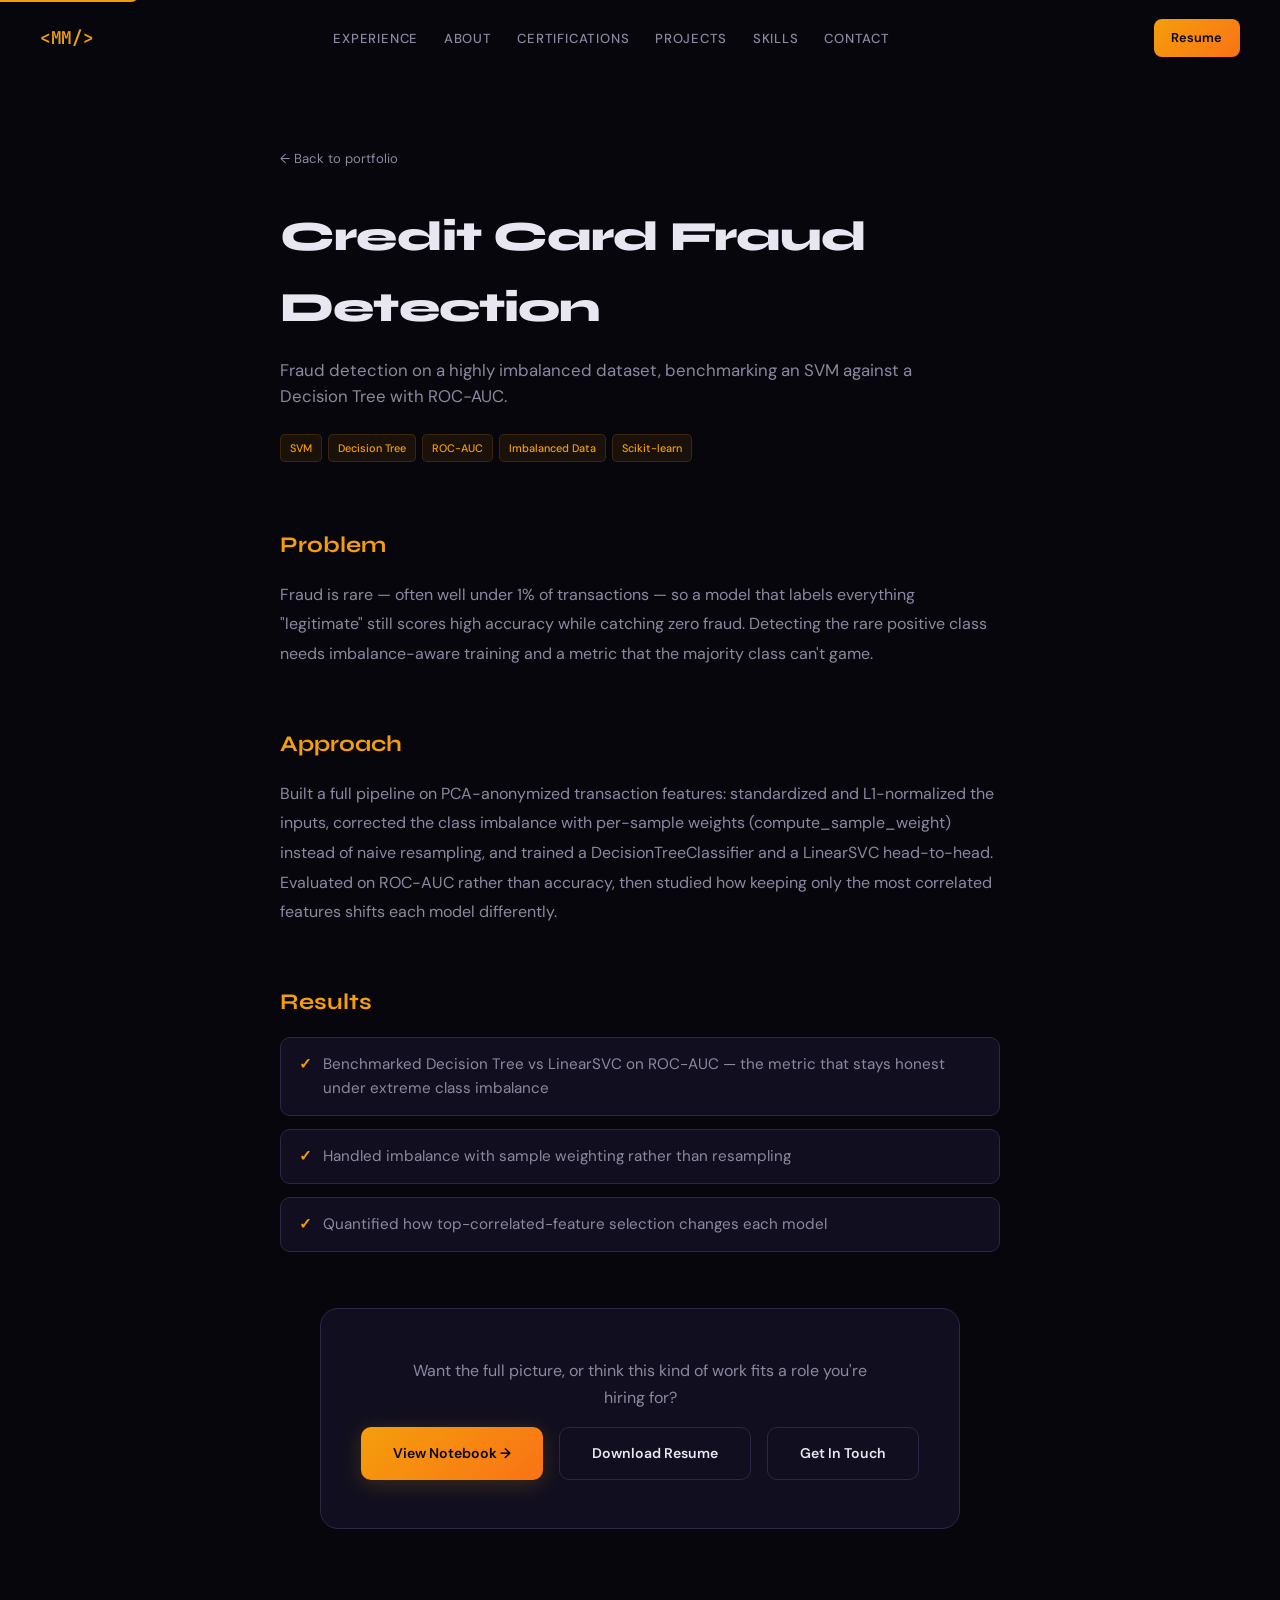
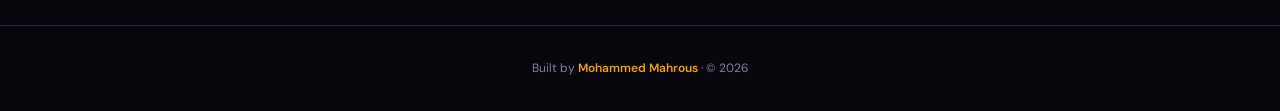
<file: projects/credit-card-fraud-detection.html>
<!DOCTYPE html>
<html lang="en">
<head>
<meta charset="UTF-8">
<meta name="viewport" content="width=device-width, initial-scale=1.0">
<title>Credit Card Fraud Detection — Mohammed Mahrous</title>
<meta name="description" content="Fraud detection on a highly imbalanced dataset, benchmarking an SVM against a Decision Tree with ROC-AUC.">
<meta name="theme-color" content="#07060d">
<link rel="canonical" href="https://reanuxm.github.io/projects/credit-card-fraud-detection.html">
<link rel="icon" href="../favicon.svg" type="image/svg+xml">

<meta property="og:type" content="article">
<meta property="og:url" content="https://reanuxm.github.io/projects/credit-card-fraud-detection.html">
<meta property="og:site_name" content="Mohammed Mahrous">
<meta property="og:title" content="Credit Card Fraud Detection — Mohammed Mahrous">
<meta property="og:description" content="Fraud detection on a highly imbalanced dataset, benchmarking an SVM against a Decision Tree with ROC-AUC.">
<meta property="og:image" content="https://reanuxm.github.io/favicon.svg">

<meta name="twitter:card" content="summary">
<meta name="twitter:title" content="Credit Card Fraud Detection — Mohammed Mahrous">
<meta name="twitter:description" content="Fraud detection on a highly imbalanced dataset, benchmarking an SVM against a Decision Tree with ROC-AUC.">

<script type="application/ld+json">
{
  "@context": "https://schema.org",
  "@type": "CreativeWork",
  "name": "Credit Card Fraud Detection",
  "description": "Fraud detection on a highly imbalanced dataset, benchmarking an SVM against a Decision Tree with ROC-AUC.",
  "url": "https://reanuxm.github.io/projects/credit-card-fraud-detection.html",
  "author": {"@type": "Person", "name": "Mohammed Mahrous", "url": "https://reanuxm.github.io/"}
}
</script>

<link rel="preconnect" href="https://fonts.googleapis.com">
<link rel="preconnect" href="https://fonts.gstatic.com" crossorigin>
<link href="https://fonts.googleapis.com/css2?family=Syne:wght@600;700;800&family=DM+Sans:wght@400;500;600;700&family=JetBrains+Mono:wght@400;500;600&display=swap" rel="stylesheet">
<link rel="stylesheet" href="../css/main.css">
<link rel="stylesheet" href="../css/case-study.css">
</head>
<body>

<a href="#main" class="skip-link">Skip to content</a>
<div class="scroll-progress" id="scrollProgress"></div>

<nav id="navbar">
  <a href="../index.html#hero" class="nav-logo">&lt;MM/&gt;</a>
  <ul class="nav-links" id="navLinks">
    <li><a href="../index.html#experience">Experience</a></li>
    <li><a href="../index.html#about">About</a></li>
    <li><a href="../index.html#certifications">Certifications</a></li>
    <li><a href="../index.html#projects">Projects</a></li>
    <li><a href="../index.html#expertise">Skills</a></li>
    <li><a href="../index.html#contact">Contact</a></li>
  </ul>
  <a class="nav-resume-btn" href="../resume.pdf" download>Resume</a>
  <button class="nav-toggle" id="navToggle" aria-label="Toggle menu" aria-expanded="false" aria-controls="navLinks">
    <span></span><span></span><span></span>
  </button>
</nav>


<main id="main">
<article>
  <div class="case-study-hero">
    <a href="../index.html#projects" class="case-study-back">← Back to portfolio</a>
    
    <h1>Credit Card Fraud Detection</h1>
    <p class="case-study-tagline">Fraud detection on a highly imbalanced dataset, benchmarking an SVM against a Decision Tree with ROC-AUC.</p>
    <div class="case-study-tags"><span class="project-tag">SVM</span><span class="project-tag">Decision Tree</span><span class="project-tag">ROC-AUC</span><span class="project-tag">Imbalanced Data</span><span class="project-tag">Scikit-learn</span></div>
  </div>

  <div class="case-study-body">
    <div class="case-study-section reveal">
      <h2><em>Problem</em></h2>
      <p>Fraud is rare — often well under 1% of transactions — so a model that labels everything "legitimate" still scores high accuracy while catching zero fraud. Detecting the rare positive class needs imbalance-aware training and a metric that the majority class can't game.</p>
    </div>
    <div class="case-study-section reveal">
      <h2><em>Approach</em></h2>
      <p>Built a full pipeline on PCA-anonymized transaction features: standardized and L1-normalized the inputs, corrected the class imbalance with per-sample weights (compute_sample_weight) instead of naive resampling, and trained a DecisionTreeClassifier and a LinearSVC head-to-head. Evaluated on ROC-AUC rather than accuracy, then studied how keeping only the most correlated features shifts each model differently.</p>
    </div>
    <div class="case-study-section reveal">
      <h2><em>Results</em></h2>
      <ul class="case-study-results">
            <li>Benchmarked Decision Tree vs LinearSVC on ROC-AUC — the metric that stays honest under extreme class imbalance</li>
            <li>Handled imbalance with sample weighting rather than resampling</li>
            <li>Quantified how top-correlated-feature selection changes each model</li>
      </ul>
    </div>

    <div class="case-study-cta reveal">
      <p>Want the full picture, or think this kind of work fits a role you're hiring for?</p>
      <div class="case-study-cta-links">
        <a href="https://github.com/ReanuxM/Machine-Learning-with-Python/blob/main/Machine%20Learning%20with%20Python/Lab7_SVM/Credit_Card_Fraud_SVM_vs_DecisionTree.ipynb" target="_blank" rel="noopener" class="btn btn-primary">View Notebook →</a>
        <a href="../resume.pdf" download class="btn btn-ghost">Download Resume</a>
        <a href="../index.html#contact" class="btn btn-ghost">Get In Touch</a>
      </div>
    </div>
  </div>
</article>
</main>

<footer><p>Built by <strong>Mohammed Mahrous</strong> · &copy; <span id="year"></span></p></footer>

<script type="module" src="../js/nav.js"></script>
<script type="module" src="../js/reveal.js"></script>
<script type="module" src="../js/year.js"></script>
</body>
</html>
</file>
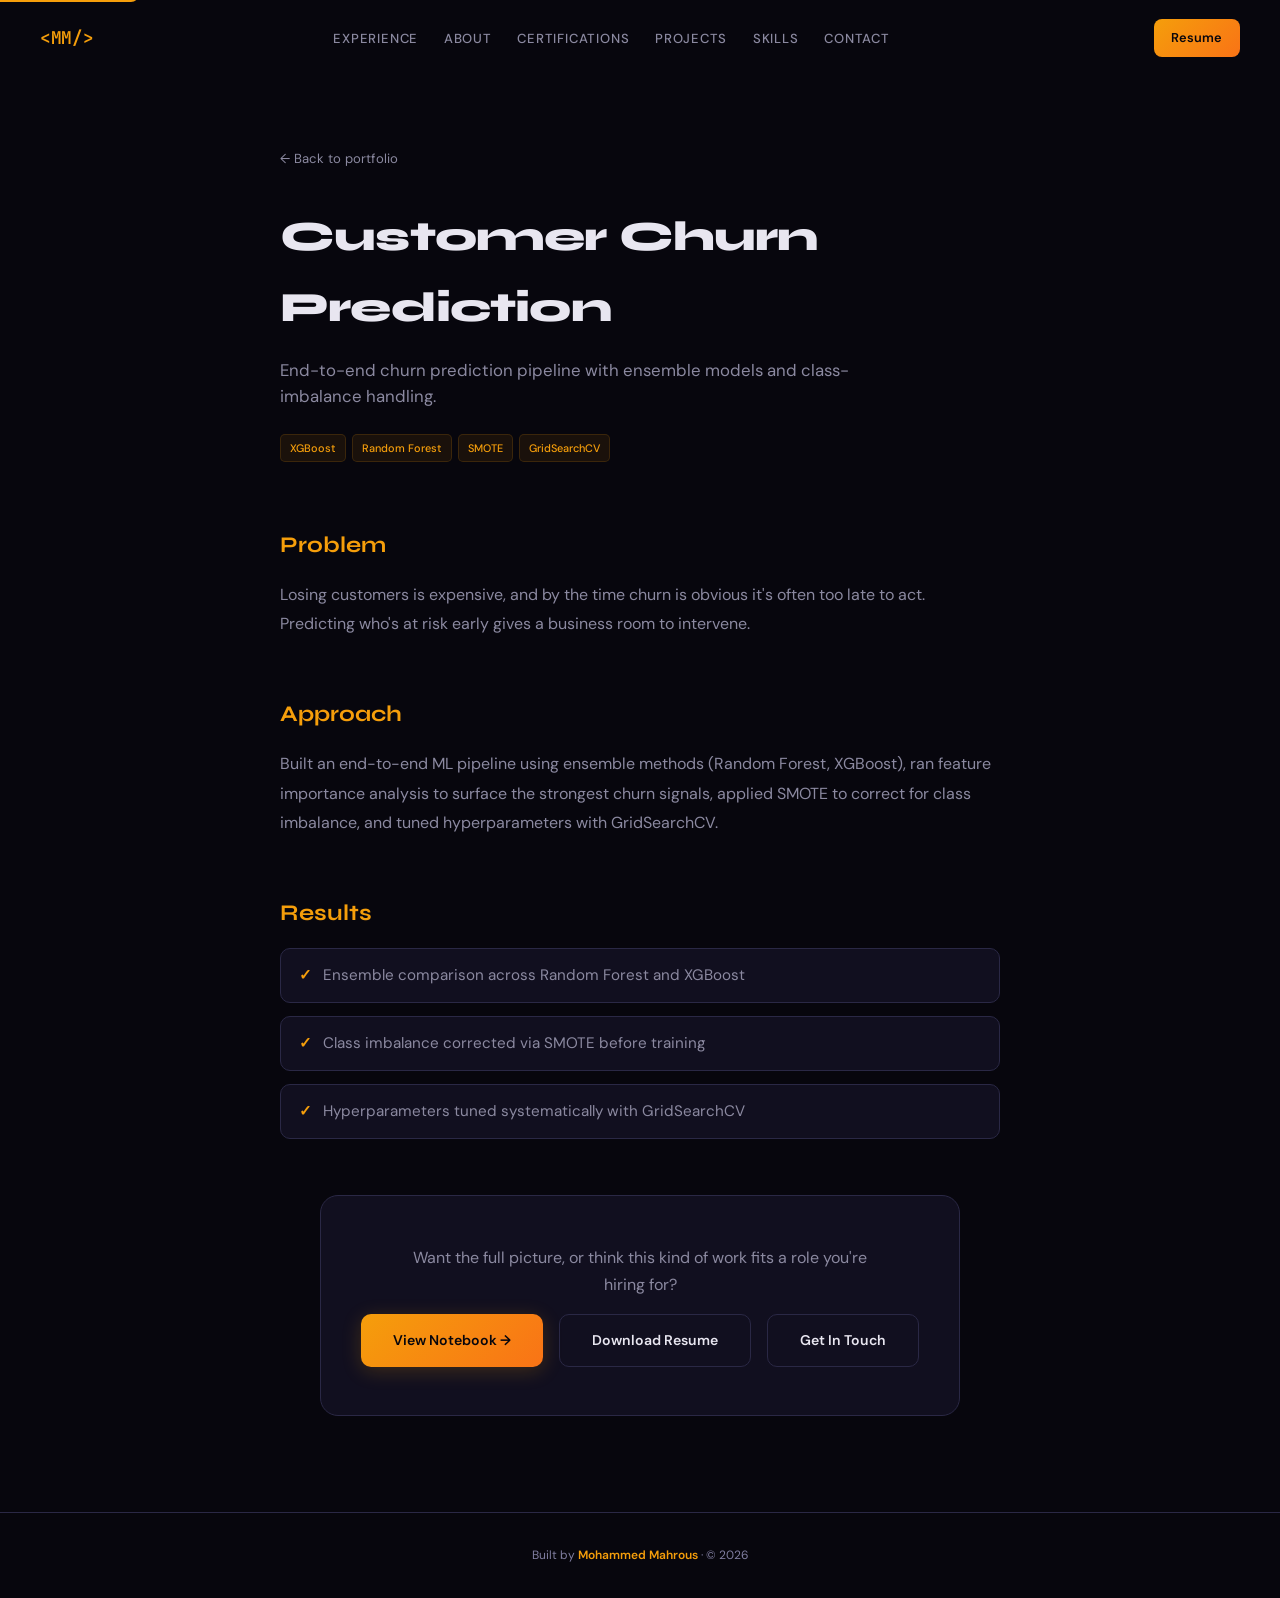
<file: projects/customer-churn-prediction.html>
<!DOCTYPE html>
<html lang="en">
<head>
<meta charset="UTF-8">
<meta name="viewport" content="width=device-width, initial-scale=1.0">
<title>Customer Churn Prediction — Mohammed Mahrous</title>
<meta name="description" content="End-to-end churn prediction pipeline with ensemble models and class-imbalance handling.">
<meta name="theme-color" content="#07060d">
<link rel="canonical" href="https://reanuxm.github.io/projects/customer-churn-prediction.html">
<link rel="icon" href="../favicon.svg" type="image/svg+xml">

<meta property="og:type" content="article">
<meta property="og:url" content="https://reanuxm.github.io/projects/customer-churn-prediction.html">
<meta property="og:site_name" content="Mohammed Mahrous">
<meta property="og:title" content="Customer Churn Prediction — Mohammed Mahrous">
<meta property="og:description" content="End-to-end churn prediction pipeline with ensemble models and class-imbalance handling.">
<meta property="og:image" content="https://reanuxm.github.io/favicon.svg">

<meta name="twitter:card" content="summary">
<meta name="twitter:title" content="Customer Churn Prediction — Mohammed Mahrous">
<meta name="twitter:description" content="End-to-end churn prediction pipeline with ensemble models and class-imbalance handling.">

<script type="application/ld+json">
{
  "@context": "https://schema.org",
  "@type": "CreativeWork",
  "name": "Customer Churn Prediction",
  "description": "End-to-end churn prediction pipeline with ensemble models and class-imbalance handling.",
  "url": "https://reanuxm.github.io/projects/customer-churn-prediction.html",
  "author": {"@type": "Person", "name": "Mohammed Mahrous", "url": "https://reanuxm.github.io/"}
}
</script>

<link rel="preconnect" href="https://fonts.googleapis.com">
<link rel="preconnect" href="https://fonts.gstatic.com" crossorigin>
<link href="https://fonts.googleapis.com/css2?family=Syne:wght@600;700;800&family=DM+Sans:wght@400;500;600;700&family=JetBrains+Mono:wght@400;500;600&display=swap" rel="stylesheet">
<link rel="stylesheet" href="../css/main.css">
<link rel="stylesheet" href="../css/case-study.css">
</head>
<body>

<a href="#main" class="skip-link">Skip to content</a>
<div class="scroll-progress" id="scrollProgress"></div>

<nav id="navbar">
  <a href="../index.html#hero" class="nav-logo">&lt;MM/&gt;</a>
  <ul class="nav-links" id="navLinks">
    <li><a href="../index.html#experience">Experience</a></li>
    <li><a href="../index.html#about">About</a></li>
    <li><a href="../index.html#certifications">Certifications</a></li>
    <li><a href="../index.html#projects">Projects</a></li>
    <li><a href="../index.html#expertise">Skills</a></li>
    <li><a href="../index.html#contact">Contact</a></li>
  </ul>
  <a class="nav-resume-btn" href="../resume.pdf" download>Resume</a>
  <button class="nav-toggle" id="navToggle" aria-label="Toggle menu" aria-expanded="false" aria-controls="navLinks">
    <span></span><span></span><span></span>
  </button>
</nav>


<main id="main">
<article>
  <div class="case-study-hero">
    <a href="../index.html#projects" class="case-study-back">← Back to portfolio</a>
    
    <h1>Customer Churn Prediction</h1>
    <p class="case-study-tagline">End-to-end churn prediction pipeline with ensemble models and class-imbalance handling.</p>
    <div class="case-study-tags"><span class="project-tag">XGBoost</span><span class="project-tag">Random Forest</span><span class="project-tag">SMOTE</span><span class="project-tag">GridSearchCV</span></div>
  </div>

  <div class="case-study-body">
    <div class="case-study-section reveal">
      <h2><em>Problem</em></h2>
      <p>Losing customers is expensive, and by the time churn is obvious it's often too late to act. Predicting who's at risk early gives a business room to intervene.</p>
    </div>
    <div class="case-study-section reveal">
      <h2><em>Approach</em></h2>
      <p>Built an end-to-end ML pipeline using ensemble methods (Random Forest, XGBoost), ran feature importance analysis to surface the strongest churn signals, applied SMOTE to correct for class imbalance, and tuned hyperparameters with GridSearchCV.</p>
    </div>
    <div class="case-study-section reveal">
      <h2><em>Results</em></h2>
      <ul class="case-study-results">
            <li>Ensemble comparison across Random Forest and XGBoost</li>
            <li>Class imbalance corrected via SMOTE before training</li>
            <li>Hyperparameters tuned systematically with GridSearchCV</li>
      </ul>
    </div>

    <div class="case-study-cta reveal">
      <p>Want the full picture, or think this kind of work fits a role you're hiring for?</p>
      <div class="case-study-cta-links">
        <a href="https://github.com/ReanuxM/machine-learning-projects/tree/main/customer-churn-prediction" target="_blank" rel="noopener" class="btn btn-primary">View Notebook →</a>
        <a href="../resume.pdf" download class="btn btn-ghost">Download Resume</a>
        <a href="../index.html#contact" class="btn btn-ghost">Get In Touch</a>
      </div>
    </div>
  </div>
</article>
</main>

<footer><p>Built by <strong>Mohammed Mahrous</strong> · &copy; <span id="year"></span></p></footer>

<script type="module" src="../js/nav.js"></script>
<script type="module" src="../js/reveal.js"></script>
<script type="module" src="../js/year.js"></script>
</body>
</html>
</file>
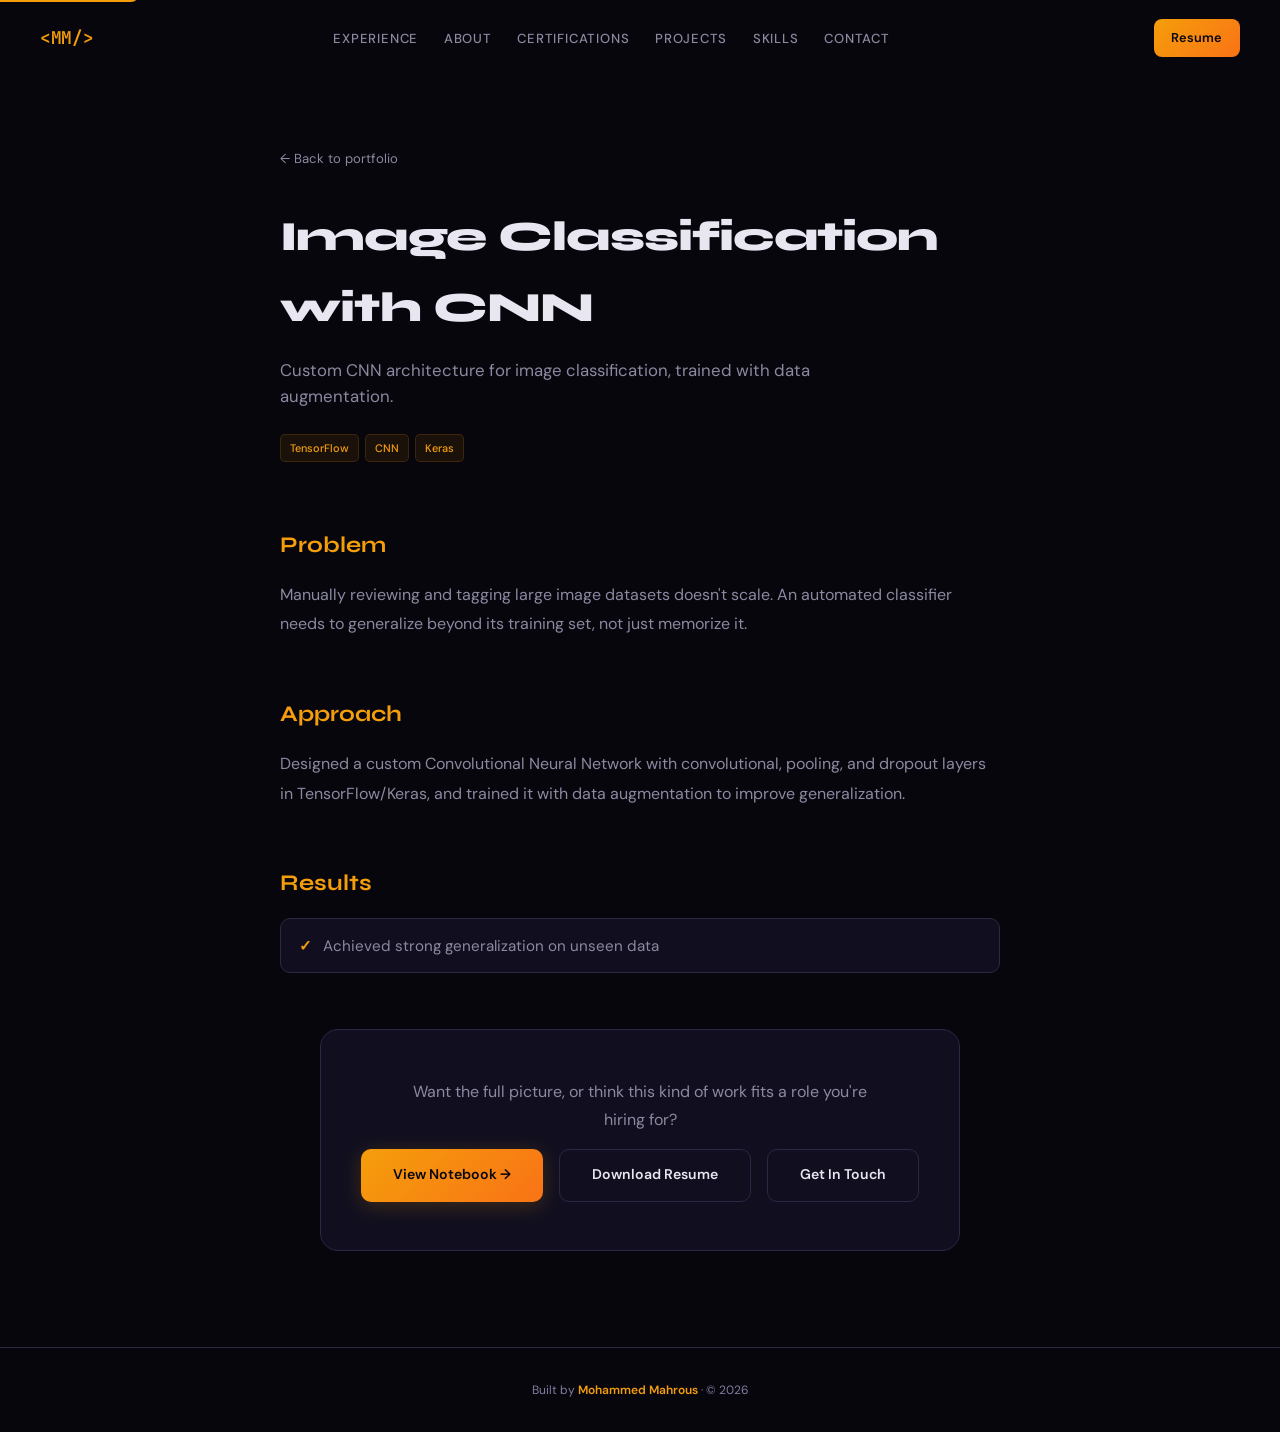
<file: projects/image-classification-cnn.html>
<!DOCTYPE html>
<html lang="en">
<head>
<meta charset="UTF-8">
<meta name="viewport" content="width=device-width, initial-scale=1.0">
<title>Image Classification with CNN — Mohammed Mahrous</title>
<meta name="description" content="Custom CNN architecture for image classification, trained with data augmentation.">
<meta name="theme-color" content="#07060d">
<link rel="canonical" href="https://reanuxm.github.io/projects/image-classification-cnn.html">
<link rel="icon" href="../favicon.svg" type="image/svg+xml">

<meta property="og:type" content="article">
<meta property="og:url" content="https://reanuxm.github.io/projects/image-classification-cnn.html">
<meta property="og:site_name" content="Mohammed Mahrous">
<meta property="og:title" content="Image Classification with CNN — Mohammed Mahrous">
<meta property="og:description" content="Custom CNN architecture for image classification, trained with data augmentation.">
<meta property="og:image" content="https://reanuxm.github.io/favicon.svg">

<meta name="twitter:card" content="summary">
<meta name="twitter:title" content="Image Classification with CNN — Mohammed Mahrous">
<meta name="twitter:description" content="Custom CNN architecture for image classification, trained with data augmentation.">

<script type="application/ld+json">
{
  "@context": "https://schema.org",
  "@type": "CreativeWork",
  "name": "Image Classification with CNN",
  "description": "Custom CNN architecture for image classification, trained with data augmentation.",
  "url": "https://reanuxm.github.io/projects/image-classification-cnn.html",
  "author": {"@type": "Person", "name": "Mohammed Mahrous", "url": "https://reanuxm.github.io/"}
}
</script>

<link rel="preconnect" href="https://fonts.googleapis.com">
<link rel="preconnect" href="https://fonts.gstatic.com" crossorigin>
<link href="https://fonts.googleapis.com/css2?family=Syne:wght@600;700;800&family=DM+Sans:wght@400;500;600;700&family=JetBrains+Mono:wght@400;500;600&display=swap" rel="stylesheet">
<link rel="stylesheet" href="../css/main.css">
<link rel="stylesheet" href="../css/case-study.css">
</head>
<body>

<a href="#main" class="skip-link">Skip to content</a>
<div class="scroll-progress" id="scrollProgress"></div>

<nav id="navbar">
  <a href="../index.html#hero" class="nav-logo">&lt;MM/&gt;</a>
  <ul class="nav-links" id="navLinks">
    <li><a href="../index.html#experience">Experience</a></li>
    <li><a href="../index.html#about">About</a></li>
    <li><a href="../index.html#certifications">Certifications</a></li>
    <li><a href="../index.html#projects">Projects</a></li>
    <li><a href="../index.html#expertise">Skills</a></li>
    <li><a href="../index.html#contact">Contact</a></li>
  </ul>
  <a class="nav-resume-btn" href="../resume.pdf" download>Resume</a>
  <button class="nav-toggle" id="navToggle" aria-label="Toggle menu" aria-expanded="false" aria-controls="navLinks">
    <span></span><span></span><span></span>
  </button>
</nav>


<main id="main">
<article>
  <div class="case-study-hero">
    <a href="../index.html#projects" class="case-study-back">← Back to portfolio</a>
    
    <h1>Image Classification with CNN</h1>
    <p class="case-study-tagline">Custom CNN architecture for image classification, trained with data augmentation.</p>
    <div class="case-study-tags"><span class="project-tag">TensorFlow</span><span class="project-tag">CNN</span><span class="project-tag">Keras</span></div>
  </div>

  <div class="case-study-body">
    <div class="case-study-section reveal">
      <h2><em>Problem</em></h2>
      <p>Manually reviewing and tagging large image datasets doesn't scale. An automated classifier needs to generalize beyond its training set, not just memorize it.</p>
    </div>
    <div class="case-study-section reveal">
      <h2><em>Approach</em></h2>
      <p>Designed a custom Convolutional Neural Network with convolutional, pooling, and dropout layers in TensorFlow/Keras, and trained it with data augmentation to improve generalization.</p>
    </div>
    <div class="case-study-section reveal">
      <h2><em>Results</em></h2>
      <ul class="case-study-results">
            <li>Achieved strong generalization on unseen data</li>
      </ul>
    </div>

    <div class="case-study-cta reveal">
      <p>Want the full picture, or think this kind of work fits a role you're hiring for?</p>
      <div class="case-study-cta-links">
        <a href="https://github.com/ReanuxM/machine-learning-projects/tree/main/image-classification-cnn" target="_blank" rel="noopener" class="btn btn-primary">View Notebook →</a>
        <a href="../resume.pdf" download class="btn btn-ghost">Download Resume</a>
        <a href="../index.html#contact" class="btn btn-ghost">Get In Touch</a>
      </div>
    </div>
  </div>
</article>
</main>

<footer><p>Built by <strong>Mohammed Mahrous</strong> · &copy; <span id="year"></span></p></footer>

<script type="module" src="../js/nav.js"></script>
<script type="module" src="../js/reveal.js"></script>
<script type="module" src="../js/year.js"></script>
</body>
</html>
</file>
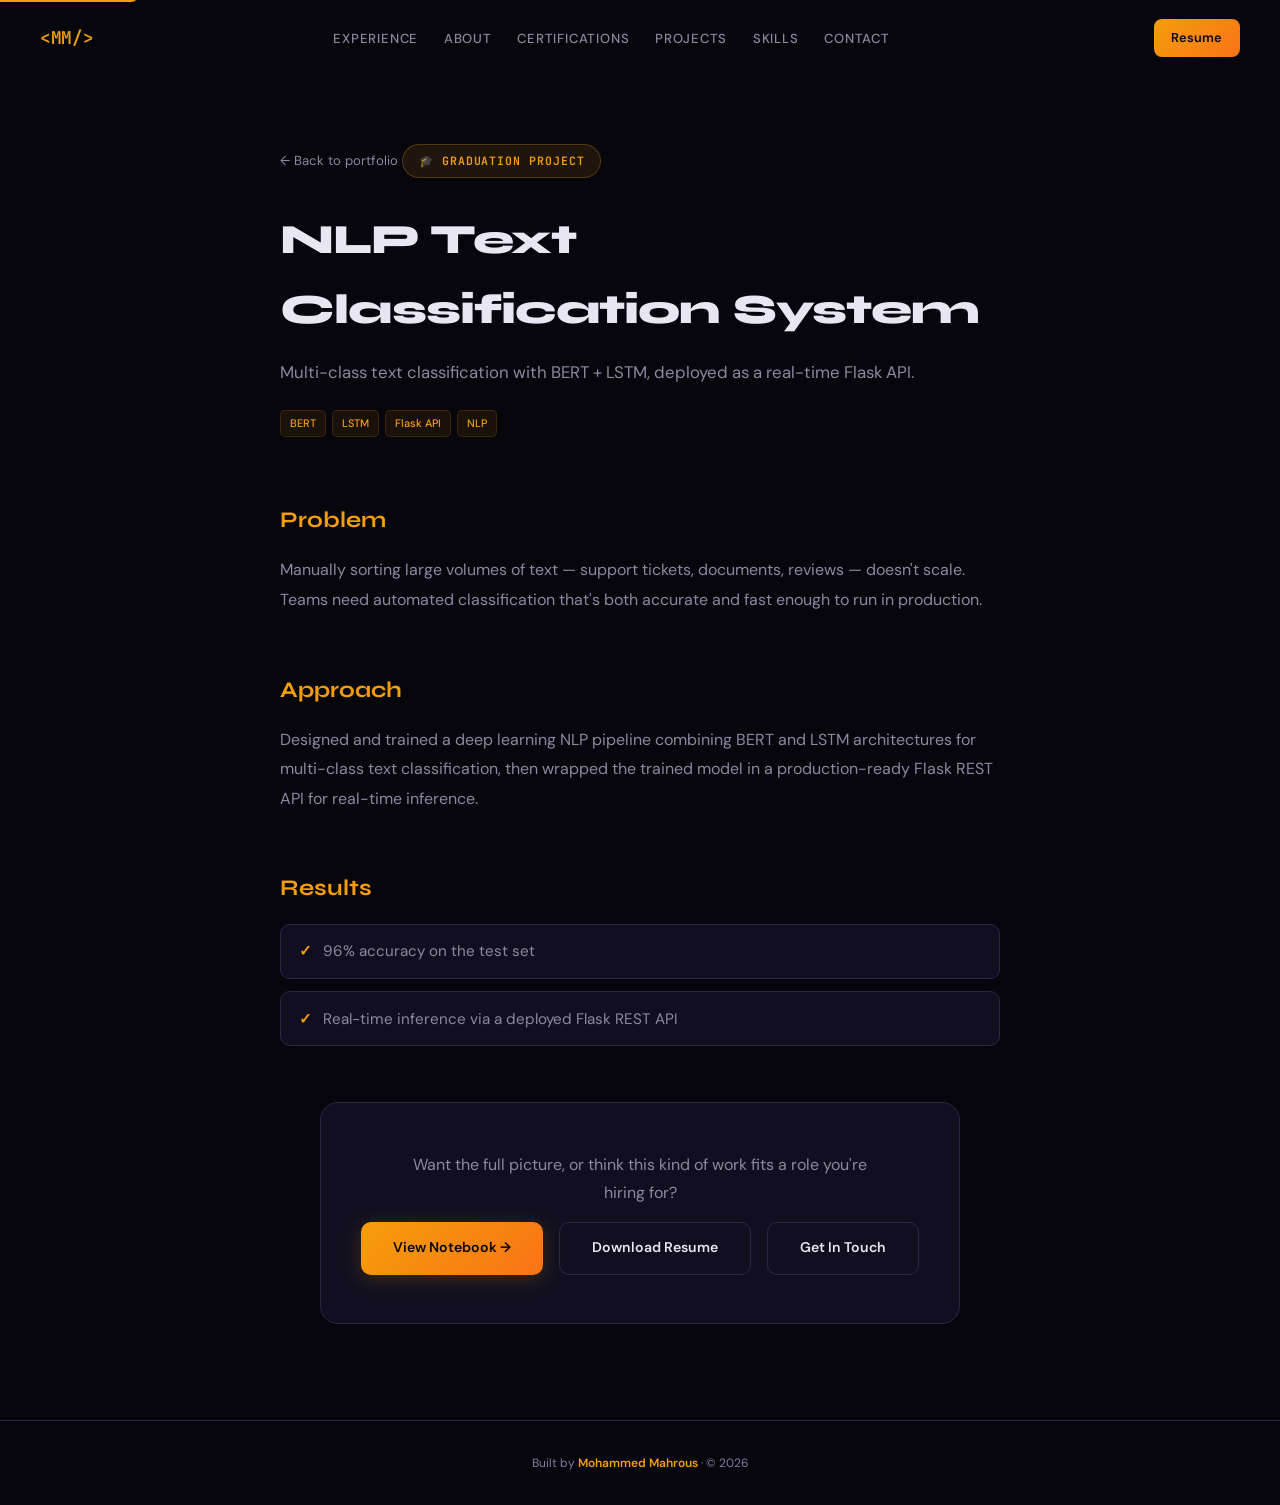
<file: projects/nlp-text-classification.html>
<!DOCTYPE html>
<html lang="en">
<head>
<meta charset="UTF-8">
<meta name="viewport" content="width=device-width, initial-scale=1.0">
<title>NLP Text Classification System — Mohammed Mahrous</title>
<meta name="description" content="Multi-class text classification with BERT + LSTM, deployed as a real-time Flask API.">
<meta name="theme-color" content="#07060d">
<link rel="canonical" href="https://reanuxm.github.io/projects/nlp-text-classification.html">
<link rel="icon" href="../favicon.svg" type="image/svg+xml">

<meta property="og:type" content="article">
<meta property="og:url" content="https://reanuxm.github.io/projects/nlp-text-classification.html">
<meta property="og:site_name" content="Mohammed Mahrous">
<meta property="og:title" content="NLP Text Classification System — Mohammed Mahrous">
<meta property="og:description" content="Multi-class text classification with BERT + LSTM, deployed as a real-time Flask API.">
<meta property="og:image" content="https://reanuxm.github.io/favicon.svg">

<meta name="twitter:card" content="summary">
<meta name="twitter:title" content="NLP Text Classification System — Mohammed Mahrous">
<meta name="twitter:description" content="Multi-class text classification with BERT + LSTM, deployed as a real-time Flask API.">

<script type="application/ld+json">
{
  "@context": "https://schema.org",
  "@type": "CreativeWork",
  "name": "NLP Text Classification System",
  "description": "Multi-class text classification with BERT + LSTM, deployed as a real-time Flask API.",
  "url": "https://reanuxm.github.io/projects/nlp-text-classification.html",
  "author": {"@type": "Person", "name": "Mohammed Mahrous", "url": "https://reanuxm.github.io/"}
}
</script>

<link rel="preconnect" href="https://fonts.googleapis.com">
<link rel="preconnect" href="https://fonts.gstatic.com" crossorigin>
<link href="https://fonts.googleapis.com/css2?family=Syne:wght@600;700;800&family=DM+Sans:wght@400;500;600;700&family=JetBrains+Mono:wght@400;500;600&display=swap" rel="stylesheet">
<link rel="stylesheet" href="../css/main.css">
<link rel="stylesheet" href="../css/case-study.css">
</head>
<body>

<a href="#main" class="skip-link">Skip to content</a>
<div class="scroll-progress" id="scrollProgress"></div>

<nav id="navbar">
  <a href="../index.html#hero" class="nav-logo">&lt;MM/&gt;</a>
  <ul class="nav-links" id="navLinks">
    <li><a href="../index.html#experience">Experience</a></li>
    <li><a href="../index.html#about">About</a></li>
    <li><a href="../index.html#certifications">Certifications</a></li>
    <li><a href="../index.html#projects">Projects</a></li>
    <li><a href="../index.html#expertise">Skills</a></li>
    <li><a href="../index.html#contact">Contact</a></li>
  </ul>
  <a class="nav-resume-btn" href="../resume.pdf" download>Resume</a>
  <button class="nav-toggle" id="navToggle" aria-label="Toggle menu" aria-expanded="false" aria-controls="navLinks">
    <span></span><span></span><span></span>
  </button>
</nav>


<main id="main">
<article>
  <div class="case-study-hero">
    <a href="../index.html#projects" class="case-study-back">← Back to portfolio</a>
    <span class="spotlight-badge">🎓 Graduation Project</span>
    <h1>NLP Text Classification System</h1>
    <p class="case-study-tagline">Multi-class text classification with BERT + LSTM, deployed as a real-time Flask API.</p>
    <div class="case-study-tags"><span class="project-tag">BERT</span><span class="project-tag">LSTM</span><span class="project-tag">Flask API</span><span class="project-tag">NLP</span></div>
  </div>

  <div class="case-study-body">
    <div class="case-study-section reveal">
      <h2><em>Problem</em></h2>
      <p>Manually sorting large volumes of text — support tickets, documents, reviews — doesn't scale. Teams need automated classification that's both accurate and fast enough to run in production.</p>
    </div>
    <div class="case-study-section reveal">
      <h2><em>Approach</em></h2>
      <p>Designed and trained a deep learning NLP pipeline combining BERT and LSTM architectures for multi-class text classification, then wrapped the trained model in a production-ready Flask REST API for real-time inference.</p>
    </div>
    <div class="case-study-section reveal">
      <h2><em>Results</em></h2>
      <ul class="case-study-results">
            <li>96% accuracy on the test set</li>
            <li>Real-time inference via a deployed Flask REST API</li>
      </ul>
    </div>

    <div class="case-study-cta reveal">
      <p>Want the full picture, or think this kind of work fits a role you're hiring for?</p>
      <div class="case-study-cta-links">
        <a href="https://github.com/ReanuxM/nlp-sentiment-classification" target="_blank" rel="noopener" class="btn btn-primary">View Notebook →</a>
        <a href="../resume.pdf" download class="btn btn-ghost">Download Resume</a>
        <a href="../index.html#contact" class="btn btn-ghost">Get In Touch</a>
      </div>
    </div>
  </div>
</article>
</main>

<footer><p>Built by <strong>Mohammed Mahrous</strong> · &copy; <span id="year"></span></p></footer>

<script type="module" src="../js/nav.js"></script>
<script type="module" src="../js/reveal.js"></script>
<script type="module" src="../js/year.js"></script>
</body>
</html>
</file>
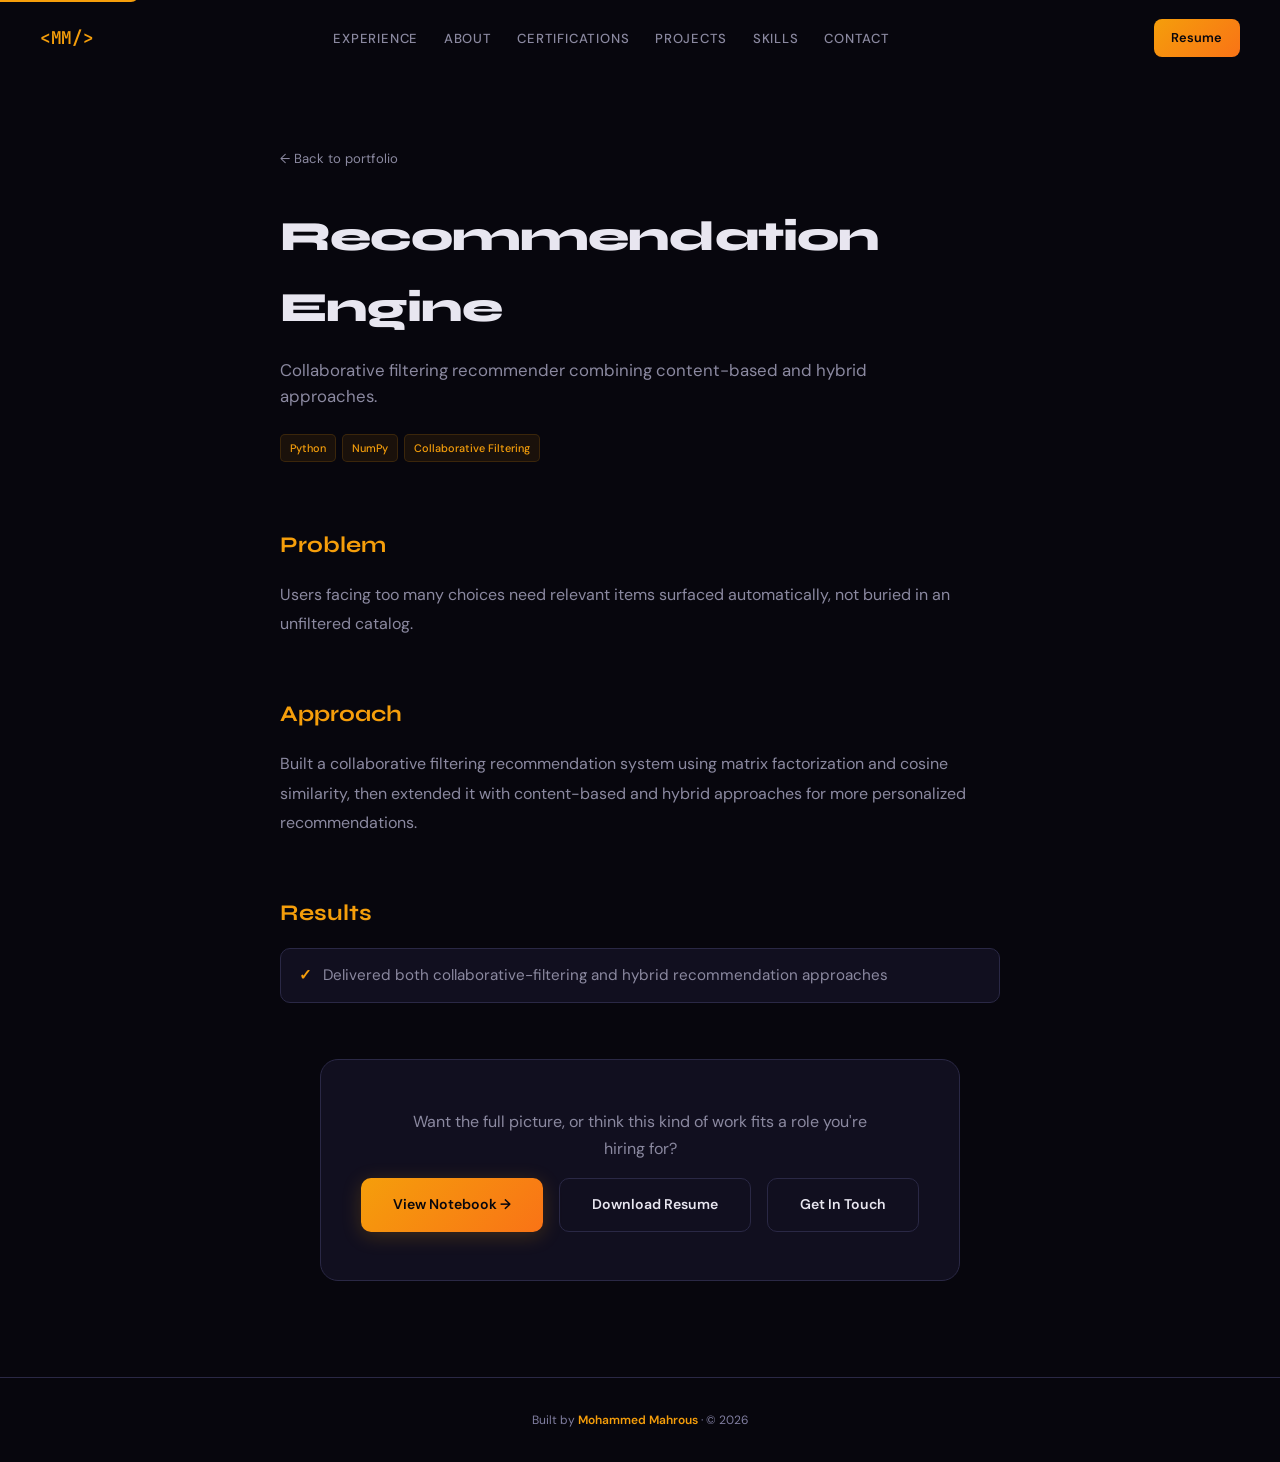
<file: projects/recommendation-engine.html>
<!DOCTYPE html>
<html lang="en">
<head>
<meta charset="UTF-8">
<meta name="viewport" content="width=device-width, initial-scale=1.0">
<title>Recommendation Engine — Mohammed Mahrous</title>
<meta name="description" content="Collaborative filtering recommender combining content-based and hybrid approaches.">
<meta name="theme-color" content="#07060d">
<link rel="canonical" href="https://reanuxm.github.io/projects/recommendation-engine.html">
<link rel="icon" href="../favicon.svg" type="image/svg+xml">

<meta property="og:type" content="article">
<meta property="og:url" content="https://reanuxm.github.io/projects/recommendation-engine.html">
<meta property="og:site_name" content="Mohammed Mahrous">
<meta property="og:title" content="Recommendation Engine — Mohammed Mahrous">
<meta property="og:description" content="Collaborative filtering recommender combining content-based and hybrid approaches.">
<meta property="og:image" content="https://reanuxm.github.io/favicon.svg">

<meta name="twitter:card" content="summary">
<meta name="twitter:title" content="Recommendation Engine — Mohammed Mahrous">
<meta name="twitter:description" content="Collaborative filtering recommender combining content-based and hybrid approaches.">

<script type="application/ld+json">
{
  "@context": "https://schema.org",
  "@type": "CreativeWork",
  "name": "Recommendation Engine",
  "description": "Collaborative filtering recommender combining content-based and hybrid approaches.",
  "url": "https://reanuxm.github.io/projects/recommendation-engine.html",
  "author": {"@type": "Person", "name": "Mohammed Mahrous", "url": "https://reanuxm.github.io/"}
}
</script>

<link rel="preconnect" href="https://fonts.googleapis.com">
<link rel="preconnect" href="https://fonts.gstatic.com" crossorigin>
<link href="https://fonts.googleapis.com/css2?family=Syne:wght@600;700;800&family=DM+Sans:wght@400;500;600;700&family=JetBrains+Mono:wght@400;500;600&display=swap" rel="stylesheet">
<link rel="stylesheet" href="../css/main.css">
<link rel="stylesheet" href="../css/case-study.css">
</head>
<body>

<a href="#main" class="skip-link">Skip to content</a>
<div class="scroll-progress" id="scrollProgress"></div>

<nav id="navbar">
  <a href="../index.html#hero" class="nav-logo">&lt;MM/&gt;</a>
  <ul class="nav-links" id="navLinks">
    <li><a href="../index.html#experience">Experience</a></li>
    <li><a href="../index.html#about">About</a></li>
    <li><a href="../index.html#certifications">Certifications</a></li>
    <li><a href="../index.html#projects">Projects</a></li>
    <li><a href="../index.html#expertise">Skills</a></li>
    <li><a href="../index.html#contact">Contact</a></li>
  </ul>
  <a class="nav-resume-btn" href="../resume.pdf" download>Resume</a>
  <button class="nav-toggle" id="navToggle" aria-label="Toggle menu" aria-expanded="false" aria-controls="navLinks">
    <span></span><span></span><span></span>
  </button>
</nav>


<main id="main">
<article>
  <div class="case-study-hero">
    <a href="../index.html#projects" class="case-study-back">← Back to portfolio</a>
    
    <h1>Recommendation Engine</h1>
    <p class="case-study-tagline">Collaborative filtering recommender combining content-based and hybrid approaches.</p>
    <div class="case-study-tags"><span class="project-tag">Python</span><span class="project-tag">NumPy</span><span class="project-tag">Collaborative Filtering</span></div>
  </div>

  <div class="case-study-body">
    <div class="case-study-section reveal">
      <h2><em>Problem</em></h2>
      <p>Users facing too many choices need relevant items surfaced automatically, not buried in an unfiltered catalog.</p>
    </div>
    <div class="case-study-section reveal">
      <h2><em>Approach</em></h2>
      <p>Built a collaborative filtering recommendation system using matrix factorization and cosine similarity, then extended it with content-based and hybrid approaches for more personalized recommendations.</p>
    </div>
    <div class="case-study-section reveal">
      <h2><em>Results</em></h2>
      <ul class="case-study-results">
            <li>Delivered both collaborative-filtering and hybrid recommendation approaches</li>
      </ul>
    </div>

    <div class="case-study-cta reveal">
      <p>Want the full picture, or think this kind of work fits a role you're hiring for?</p>
      <div class="case-study-cta-links">
        <a href="https://github.com/ReanuxM/machine-learning-projects/tree/main/recommendation-engine" target="_blank" rel="noopener" class="btn btn-primary">View Notebook →</a>
        <a href="../resume.pdf" download class="btn btn-ghost">Download Resume</a>
        <a href="../index.html#contact" class="btn btn-ghost">Get In Touch</a>
      </div>
    </div>
  </div>
</article>
</main>

<footer><p>Built by <strong>Mohammed Mahrous</strong> · &copy; <span id="year"></span></p></footer>

<script type="module" src="../js/nav.js"></script>
<script type="module" src="../js/reveal.js"></script>
<script type="module" src="../js/year.js"></script>
</body>
</html>
</file>
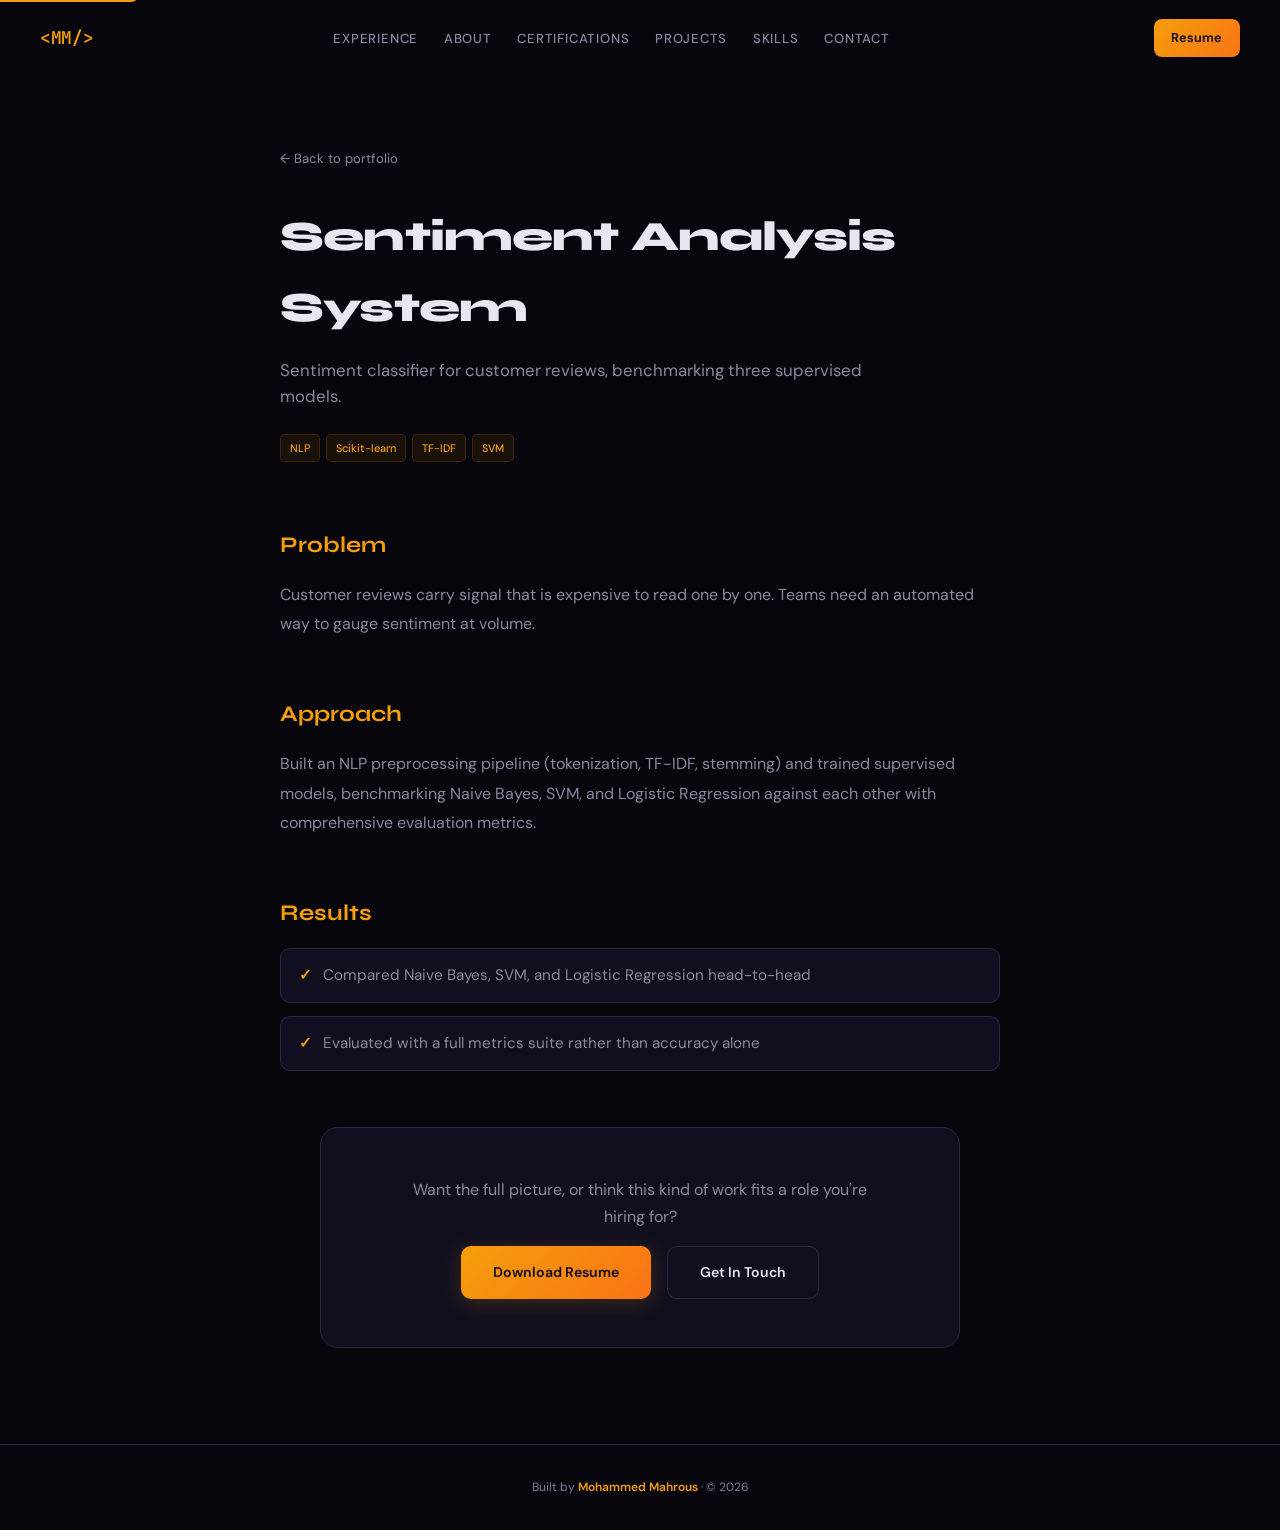
<file: projects/sentiment-analysis-system.html>
<!DOCTYPE html>
<html lang="en">
<head>
<meta charset="UTF-8">
<meta name="viewport" content="width=device-width, initial-scale=1.0">
<title>Sentiment Analysis System — Mohammed Mahrous</title>
<meta name="description" content="Sentiment classifier for customer reviews, benchmarking three supervised models.">
<meta name="theme-color" content="#07060d">
<link rel="canonical" href="https://reanuxm.github.io/projects/sentiment-analysis-system.html">
<link rel="icon" href="../favicon.svg" type="image/svg+xml">

<meta property="og:type" content="article">
<meta property="og:url" content="https://reanuxm.github.io/projects/sentiment-analysis-system.html">
<meta property="og:site_name" content="Mohammed Mahrous">
<meta property="og:title" content="Sentiment Analysis System — Mohammed Mahrous">
<meta property="og:description" content="Sentiment classifier for customer reviews, benchmarking three supervised models.">
<meta property="og:image" content="https://reanuxm.github.io/favicon.svg">

<meta name="twitter:card" content="summary">
<meta name="twitter:title" content="Sentiment Analysis System — Mohammed Mahrous">
<meta name="twitter:description" content="Sentiment classifier for customer reviews, benchmarking three supervised models.">

<script type="application/ld+json">
{
  "@context": "https://schema.org",
  "@type": "CreativeWork",
  "name": "Sentiment Analysis System",
  "description": "Sentiment classifier for customer reviews, benchmarking three supervised models.",
  "url": "https://reanuxm.github.io/projects/sentiment-analysis-system.html",
  "author": {"@type": "Person", "name": "Mohammed Mahrous", "url": "https://reanuxm.github.io/"}
}
</script>

<link rel="preconnect" href="https://fonts.googleapis.com">
<link rel="preconnect" href="https://fonts.gstatic.com" crossorigin>
<link href="https://fonts.googleapis.com/css2?family=Syne:wght@600;700;800&family=DM+Sans:wght@400;500;600;700&family=JetBrains+Mono:wght@400;500;600&display=swap" rel="stylesheet">
<link rel="stylesheet" href="../css/main.css">
<link rel="stylesheet" href="../css/case-study.css">
</head>
<body>

<a href="#main" class="skip-link">Skip to content</a>
<div class="scroll-progress" id="scrollProgress"></div>

<nav id="navbar">
  <a href="../index.html#hero" class="nav-logo">&lt;MM/&gt;</a>
  <ul class="nav-links" id="navLinks">
    <li><a href="../index.html#experience">Experience</a></li>
    <li><a href="../index.html#about">About</a></li>
    <li><a href="../index.html#certifications">Certifications</a></li>
    <li><a href="../index.html#projects">Projects</a></li>
    <li><a href="../index.html#expertise">Skills</a></li>
    <li><a href="../index.html#contact">Contact</a></li>
  </ul>
  <a class="nav-resume-btn" href="../resume.pdf" download>Resume</a>
  <button class="nav-toggle" id="navToggle" aria-label="Toggle menu" aria-expanded="false" aria-controls="navLinks">
    <span></span><span></span><span></span>
  </button>
</nav>


<main id="main">
<article>
  <div class="case-study-hero">
    <a href="../index.html#projects" class="case-study-back">← Back to portfolio</a>
    
    <h1>Sentiment Analysis System</h1>
    <p class="case-study-tagline">Sentiment classifier for customer reviews, benchmarking three supervised models.</p>
    <div class="case-study-tags"><span class="project-tag">NLP</span><span class="project-tag">Scikit-learn</span><span class="project-tag">TF-IDF</span><span class="project-tag">SVM</span></div>
  </div>

  <div class="case-study-body">
    <div class="case-study-section reveal">
      <h2><em>Problem</em></h2>
      <p>Customer reviews carry signal that is expensive to read one by one. Teams need an automated way to gauge sentiment at volume.</p>
    </div>
    <div class="case-study-section reveal">
      <h2><em>Approach</em></h2>
      <p>Built an NLP preprocessing pipeline (tokenization, TF-IDF, stemming) and trained supervised models, benchmarking Naive Bayes, SVM, and Logistic Regression against each other with comprehensive evaluation metrics.</p>
    </div>
    <div class="case-study-section reveal">
      <h2><em>Results</em></h2>
      <ul class="case-study-results">
            <li>Compared Naive Bayes, SVM, and Logistic Regression head-to-head</li>
            <li>Evaluated with a full metrics suite rather than accuracy alone</li>
      </ul>
    </div>

    <div class="case-study-cta reveal">
      <p>Want the full picture, or think this kind of work fits a role you're hiring for?</p>
      <div class="case-study-cta-links">
        <a href="../resume.pdf" download class="btn btn-primary">Download Resume</a>
        <a href="../index.html#contact" class="btn btn-ghost">Get In Touch</a>
      </div>
    </div>
  </div>
</article>
</main>

<footer><p>Built by <strong>Mohammed Mahrous</strong> · &copy; <span id="year"></span></p></footer>

<script type="module" src="../js/nav.js"></script>
<script type="module" src="../js/reveal.js"></script>
<script type="module" src="../js/year.js"></script>
</body>
</html>
</file>
<file: css/main.css>
*,*::before,*::after{margin:0;padding:0;box-sizing:border-box}
:root{
  --void:#07060d;--depth:#110f1f;--surface:#1a1831;
  --amber:#f59e0b;--amber-glow:#fbbf24;--amber-dim:rgba(245,158,11,.1);
  --text:#e8e6f0;--text-dim:#8b89a0;--text-muted:#807ea0;--border:#2a2845;
  --gradient:linear-gradient(135deg,#f59e0b,#f97316);
  --font-display:'Syne',sans-serif;
  --font-body:'DM Sans',sans-serif;
  --font-mono:'JetBrains Mono',monospace;
}
html{scroll-behavior:smooth;scrollbar-width:thin;scrollbar-color:var(--amber) var(--void)}
body{font-family:var(--font-body);background:var(--void);color:var(--text);overflow-x:hidden;line-height:1.7}
a{color:inherit;text-decoration:none}
::selection{background:var(--amber);color:var(--void)}

.skip-link{position:absolute;top:-40px;left:0;background:var(--amber);color:var(--void);padding:.6rem 1.2rem;z-index:2000;border-radius:0 0 8px 0;font-weight:600;font-size:.85rem;transition:top .2s ease}
.skip-link:focus{top:0}

a:focus-visible,button:focus-visible,.tab-btn:focus-visible,.nav-toggle:focus-visible{outline:2px solid var(--amber);outline-offset:3px;border-radius:4px}

.scroll-progress{position:fixed;top:0;left:0;height:2px;background:var(--gradient);z-index:1001;width:0}

/* NAV */
nav{position:fixed;top:0;width:100%;padding:1.2rem 2.5rem;display:flex;justify-content:space-between;align-items:center;z-index:1000;transition:all .4s ease}
nav.scrolled{background:rgba(7,6,13,.88);backdrop-filter:blur(24px);border-bottom:1px solid var(--border)}
.nav-logo{font-family:var(--font-mono);font-weight:600;font-size:1.1rem;color:var(--amber);letter-spacing:-.02em}
.nav-links{display:flex;gap:1.6rem;list-style:none}
.nav-links a{font-size:.82rem;font-weight:500;letter-spacing:.06em;text-transform:uppercase;color:var(--text-dim);transition:color .3s;position:relative}
.nav-links a::after{content:'';position:absolute;bottom:-4px;left:0;width:0;height:1.5px;background:var(--amber);transition:width .3s}
.nav-links a:hover::after,.nav-links a.active::after{width:100%}
.nav-links a:hover,.nav-links a.active{color:var(--amber)}
.nav-toggle{display:none;flex-direction:column;gap:5px;cursor:pointer;z-index:1001;background:none;border:none}
.nav-toggle span{width:22px;height:2px;background:var(--text);transition:all .3s;display:block}
.nav-toggle.active span:nth-child(1){transform:rotate(45deg) translate(5px,5px)}
.nav-toggle.active span:nth-child(2){opacity:0}
.nav-toggle.active span:nth-child(3){transform:rotate(-45deg) translate(5px,-5px)}

/* HERO */
.hero{position:relative;min-height:100vh;display:flex;align-items:center;justify-content:center;overflow:hidden}
#particles-canvas{position:absolute;inset:0;z-index:0}
.hero-content{position:relative;z-index:1;text-align:center;padding:2rem;max-width:800px}
.hero-badge{display:inline-flex;align-items:center;gap:.5rem;font-family:var(--font-mono);font-size:.78rem;color:var(--amber);background:var(--amber-dim);border:1px solid rgba(245,158,11,.2);border-radius:100px;padding:.45rem 1.2rem;margin-bottom:2rem;opacity:0;transform:translateY(20px)}
.hero-badge .pulse{width:6px;height:6px;background:var(--amber);border-radius:50%;animation:pulse 2s ease infinite}
@keyframes pulse{0%,100%{box-shadow:0 0 0 0 rgba(245,158,11,.4)}70%{box-shadow:0 0 0 8px rgba(245,158,11,0)}}
.hero-name{font-family:var(--font-display);font-size:clamp(1.8rem,9vw,3.5rem);font-weight:800;letter-spacing:-.04em;line-height:1.12;margin-bottom:.5rem}
.hero-name .name-line{display:block;white-space:nowrap}
.hero-name .char{display:inline-block;opacity:0;transform:translateY(60px) rotateX(-40deg)}
.hero-name .char.show{opacity:1;transform:translateY(0) rotateX(0);transition:all .6s cubic-bezier(.16,1,.3,1)}
.hero-name .fname{color:var(--text)}
.hero-name .lname{color:var(--amber)}
.hero-subtitle{font-size:1.05rem;color:var(--text-dim);margin-bottom:2rem;opacity:0;transform:translateY(15px)}

.code-block{font-family:var(--font-mono);font-size:clamp(.68rem,1.2vw,.85rem);background:rgba(17,15,31,.85);border:1px solid var(--border);border-radius:14px;padding:1.4rem 1.8rem;text-align:left;display:inline-block;margin-top:.5rem;opacity:0;transform:translateY(25px);max-width:520px;width:100%;backdrop-filter:blur(12px)}
.code-dots{display:flex;gap:6px;margin-bottom:1rem}
.code-dots span{width:10px;height:10px;border-radius:50%;display:block}
.code-dots span:nth-child(1){background:#ff5f56}
.code-dots span:nth-child(2){background:#ffbd2e}
.code-dots span:nth-child(3){background:#27c93f}
.code-line{min-height:1.5em;white-space:pre-wrap}
.kw{color:#c084fc}.str{color:#34d399}.punc{color:var(--text-muted)}.prop{color:#60a5fa}.bool{color:#fb923c}
.code-cursor{display:inline-block;width:2px;height:1.1em;background:var(--amber);animation:blink 1s step-end infinite;vertical-align:text-bottom;margin-left:1px}
@keyframes blink{50%{opacity:0}}

.hero-cta{display:flex;gap:1rem;justify-content:center;margin-top:2.5rem;opacity:0;transform:translateY(20px)}
.btn{font-family:var(--font-body);font-weight:600;font-size:.88rem;padding:.85rem 2rem;border-radius:10px;cursor:pointer;transition:all .35s ease;border:none;display:inline-flex;align-items:center;gap:.5rem}
.btn-primary{background:var(--gradient);color:var(--void);box-shadow:0 4px 20px rgba(245,158,11,.2)}
.btn-primary:hover{box-shadow:0 8px 35px rgba(245,158,11,.4);transform:translateY(-3px)}
.btn-ghost{background:transparent;color:var(--text);border:1px solid var(--border)}
.btn-ghost:hover{border-color:var(--amber);color:var(--amber);transform:translateY(-3px)}

.scroll-hint{position:absolute;bottom:2.5rem;left:50%;transform:translateX(-50%);display:flex;flex-direction:column;align-items:center;gap:.5rem;opacity:0}
.scroll-hint.show{animation:fadeUp .6s forwards}
.scroll-hint span{font-size:.68rem;text-transform:uppercase;letter-spacing:.18em;color:var(--text-muted)}
.scroll-line{width:1px;height:36px;position:relative;overflow:hidden}
.scroll-line::after{content:'';position:absolute;top:-100%;left:0;width:100%;height:100%;background:var(--amber);animation:scrollDown 2s ease infinite}
@keyframes scrollDown{0%{top:-100%}50%{top:0}100%{top:100%}}
@keyframes fadeUp{to{opacity:1}}

/* SECTIONS */
section{padding:7rem 2.5rem}
.section-container{max-width:1100px;margin:0 auto}
.section-eyebrow{font-family:var(--font-mono);font-size:.72rem;color:var(--amber);text-transform:uppercase;letter-spacing:.2em;margin-bottom:.6rem}
.section-title{font-family:var(--font-display);font-size:clamp(1.7rem,4vw,2.6rem);font-weight:700;letter-spacing:-.02em;margin-bottom:.5rem}
.section-title em{font-style:normal;color:var(--amber)}
.section-desc{color:var(--text-dim);max-width:580px;font-size:.95rem}

/* ABOUT */
.about-grid{display:grid;grid-template-columns:1fr 1fr;gap:4rem;align-items:start;margin-top:3rem}
.about-text{font-size:1rem;color:var(--text-dim);line-height:1.85}
.about-text p+p{margin-top:1.2rem}
.about-text strong{color:var(--text);font-weight:600}
.about-highlights{display:flex;flex-direction:column;gap:.8rem;margin-top:1.5rem}
.highlight-item{display:flex;align-items:center;gap:.8rem;padding:.7rem 1rem;background:var(--depth);border:1px solid var(--border);border-radius:10px;font-size:.88rem;transition:all .4s ease}
.highlight-item:hover{border-color:var(--amber);transform:translateX(6px);box-shadow:0 4px 20px var(--amber-dim)}
.highlight-item .hi-icon{font-size:1.2rem;flex-shrink:0}
.highlight-item .hi-text{color:var(--text-dim)}
.highlight-item .hi-text strong{color:var(--text)}

.about-stats{display:grid;grid-template-columns:1fr 1fr;gap:1.2rem}
.stat-card{background:var(--depth);border:1px solid var(--border);border-radius:14px;padding:1.5rem;text-align:center;transition:all .45s cubic-bezier(.16,1,.3,1)}
.stat-card:hover{border-color:var(--amber);transform:translateY(-6px);box-shadow:0 12px 40px var(--amber-dim)}
.stat-number{font-family:var(--font-display);font-size:2.2rem;font-weight:800;background:var(--gradient);-webkit-background-clip:text;-webkit-text-fill-color:transparent;background-clip:text;display:block}
.stat-suffix{font-family:var(--font-display);font-size:1.4rem;font-weight:800;background:var(--gradient);-webkit-background-clip:text;-webkit-text-fill-color:transparent;background-clip:text}
.stat-label{font-size:.75rem;color:var(--text-dim);text-transform:uppercase;letter-spacing:.1em;margin-top:.25rem}

/* EXPERTISE (new Skills section) */
.expertise-grid{display:grid;grid-template-columns:1fr 1fr;gap:1.5rem;margin-top:3rem}
.expertise-card{background:var(--depth);border:1px solid var(--border);border-radius:14px;padding:1.6rem;transition:all .45s cubic-bezier(.16,1,.3,1)}
.expertise-card:hover{border-color:var(--amber);transform:translateY(-4px);box-shadow:0 12px 40px var(--amber-dim)}
.expertise-card-title{font-family:var(--font-display);font-size:.95rem;font-weight:700;margin-bottom:1rem;display:flex;align-items:center;gap:.6rem}
.expertise-card-title .ec-icon{font-size:1.1rem}
.expertise-tags{display:flex;flex-wrap:wrap;gap:.4rem}
.expertise-tag{font-size:.72rem;padding:.3rem .7rem;background:rgba(245,158,11,.06);border:1px solid rgba(245,158,11,.12);border-radius:6px;color:var(--text-dim);font-weight:500;transition:all .3s}
.expertise-tag:hover{border-color:var(--amber);color:var(--amber);background:var(--amber-dim)}

/* TECH STACK */
.skills-categories{display:flex;flex-direction:column;gap:2.5rem;margin-top:3rem}
.skill-category-title{font-family:var(--font-display);font-size:1rem;font-weight:600;color:var(--text);margin-bottom:1rem;display:flex;align-items:center;gap:.6rem}
.skill-category-title .cat-icon{font-size:1.1rem}
.skills-row{display:grid;grid-template-columns:repeat(auto-fill,minmax(110px,1fr));gap:.7rem}
.skill-card{background:var(--depth);border:1px solid var(--border);border-radius:10px;padding:1rem .6rem;text-align:center;transition:all .45s cubic-bezier(.16,1,.3,1);cursor:default}
.skill-card:hover{border-color:var(--amber);transform:translateY(-6px) scale(1.04);box-shadow:0 12px 40px var(--amber-dim)}
.skill-icon{font-size:1.6rem;margin-bottom:.3rem;display:block}
.skill-name{font-size:.72rem;font-weight:600;letter-spacing:.02em;color:var(--text-dim)}
.skill-card:hover .skill-name{color:var(--text)}

/* PROJECTS */
.projects-tabs{display:flex;gap:.6rem;margin-top:2rem;margin-bottom:1.5rem;flex-wrap:wrap}
.tab-btn{font-family:var(--font-body);font-size:.8rem;font-weight:600;padding:.5rem 1.2rem;border-radius:8px;border:1px solid var(--border);background:transparent;color:var(--text-dim);cursor:pointer;transition:all .3s}
.tab-btn.active,.tab-btn:hover{border-color:var(--amber);color:var(--amber);background:var(--amber-dim)}
.projects-grid{display:grid;grid-template-columns:repeat(auto-fill,minmax(320px,1fr));gap:1.5rem}
.projects-grid[hidden]{display:none}
.project-card{background:var(--depth);border:1px solid var(--border);border-radius:14px;padding:1.8rem;transition:all .5s cubic-bezier(.16,1,.3,1);position:relative;overflow:hidden}
.project-card::before{content:'';position:absolute;top:0;left:0;right:0;height:2px;background:var(--gradient);opacity:0;transition:opacity .4s}
.project-card:hover{border-color:var(--amber);transform:translateY(-8px);box-shadow:0 20px 60px rgba(0,0,0,.5)}
.project-card:hover::before{opacity:1}
.project-header{display:flex;justify-content:space-between;align-items:flex-start;margin-bottom:.8rem}
.project-icon{font-size:1.4rem}
.project-links a{color:var(--text-muted);transition:color .3s;display:flex;align-items:center}
.project-links a:hover{color:var(--amber)}
.project-name{font-family:var(--font-display);font-size:1.05rem;font-weight:700;margin-bottom:.5rem}
.project-desc{font-size:.83rem;color:var(--text-dim);line-height:1.65;margin-bottom:1rem;display:-webkit-box;-webkit-line-clamp:3;-webkit-box-orient:vertical;overflow:hidden}
.project-meta{display:flex;gap:.5rem;flex-wrap:wrap}
.project-tag{font-size:.68rem;padding:.22rem .55rem;background:rgba(245,158,11,.08);border:1px solid rgba(245,158,11,.15);border-radius:5px;color:var(--amber);font-weight:500}
.project-lang{display:flex;align-items:center;gap:.3rem;font-size:.72rem;color:var(--text-dim)}
.lang-dot{width:8px;height:8px;border-radius:50%;display:inline-block}
.project-stat{display:flex;align-items:center;gap:.2rem;font-size:.72rem;color:var(--text-dim)}
.project-dates{font-family:var(--font-mono);font-size:.7rem;color:var(--text-muted);margin-top:.2rem}
.project-card .case-study-link{display:inline-flex;margin-top:.9rem}

/* SECTION-END CTA (e.g. "View All Projects") */
.section-cta{text-align:center;margin-top:2.5rem}
.projects-loading{text-align:center;padding:3rem;color:var(--text-dim);font-family:var(--font-mono);font-size:.82rem}
.spinner{width:28px;height:28px;border:2px solid var(--border);border-top-color:var(--amber);border-radius:50%;animation:spin 1s linear infinite;margin:0 auto 1rem}
@keyframes spin{to{transform:rotate(360deg)}}

/* CONTACT */
.contact-section{text-align:center;padding:8rem 2.5rem}
.contact-section .section-desc{margin-left:auto;margin-right:auto;margin-bottom:2.5rem}
.contact-links{display:flex;gap:1rem;justify-content:center;flex-wrap:wrap}
.contact-link{display:flex;align-items:center;gap:.6rem;padding:.8rem 1.5rem;background:var(--depth);border:1px solid var(--border);border-radius:10px;font-weight:500;font-size:.88rem;transition:all .4s cubic-bezier(.16,1,.3,1)}
.contact-link:hover{border-color:var(--amber);color:var(--amber);transform:translateY(-4px);box-shadow:0 10px 30px var(--amber-dim)}
.contact-link svg{width:18px;height:18px;flex-shrink:0}
.copy-toast{position:absolute;top:-32px;left:50%;transform:translateX(-50%) translateY(8px);background:var(--amber);color:var(--void);font-size:.72rem;font-weight:700;padding:.3rem .8rem;border-radius:6px;opacity:0;pointer-events:none;transition:all .3s ease;white-space:nowrap}
.copy-toast.show{opacity:1;transform:translateX(-50%) translateY(0)}

footer{text-align:center;padding:2rem;border-top:1px solid var(--border);font-size:.75rem;color:var(--text-muted)}
footer strong{color:var(--amber);font-weight:600}

.reveal{opacity:0;transform:translateY(35px);transition:all .8s cubic-bezier(.16,1,.3,1)}
.reveal.visible{opacity:1;transform:translateY(0)}
.reveal-d1{transition-delay:.1s}.reveal-d2{transition-delay:.2s}.reveal-d3{transition-delay:.3s}.reveal-d4{transition-delay:.4s}.reveal-d5{transition-delay:.5s}

/* NAV RESUME BUTTON */
.nav-resume-btn{font-family:var(--font-body);font-size:.8rem;font-weight:600;color:var(--void);background:var(--gradient);padding:.5rem 1.1rem;border-radius:8px;margin-left:1.5rem;transition:all .3s ease;white-space:nowrap}
.nav-resume-btn:hover{box-shadow:0 4px 20px rgba(245,158,11,.35);transform:translateY(-2px)}

/* GRADUATION PROJECT SPOTLIGHT */
.spotlight-card{display:flex;flex-direction:column;gap:1.2rem;background:var(--depth);border:1px solid rgba(245,158,11,.3);border-radius:18px;padding:2.5rem;position:relative;overflow:hidden}
.spotlight-card::before{content:'';position:absolute;top:0;left:0;right:0;height:3px;background:var(--gradient)}
.spotlight-badge{display:inline-flex;align-items:center;gap:.4rem;font-family:var(--font-mono);font-size:.72rem;font-weight:600;color:var(--amber);background:var(--amber-dim);border:1px solid rgba(245,158,11,.25);border-radius:100px;padding:.4rem 1rem;width:fit-content;text-transform:uppercase;letter-spacing:.08em}
.spotlight-name{font-family:var(--font-display);font-size:clamp(1.4rem,3vw,1.9rem);font-weight:700}
.spotlight-tagline{color:var(--text-dim);font-size:1rem;max-width:640px}
.spotlight-results{display:flex;gap:.6rem;flex-wrap:wrap}
.spotlight-result{font-family:var(--font-mono);font-size:.78rem;color:var(--amber);background:rgba(245,158,11,.08);border:1px solid rgba(245,158,11,.15);border-radius:6px;padding:.35rem .8rem}
.spotlight-tags{display:flex;gap:.4rem;flex-wrap:wrap}
.spotlight-cta{margin-top:.5rem;width:fit-content}

/* EXPERIENCE */
.experience-list{display:flex;flex-direction:column;gap:1.2rem;margin-top:3rem}
.experience-card{background:var(--depth);border:1px solid var(--border);border-radius:14px;padding:1.8rem 2rem;transition:all .4s ease}
.experience-card:hover{border-color:var(--amber);box-shadow:0 12px 40px var(--amber-dim)}
.experience-head{display:flex;justify-content:space-between;align-items:baseline;flex-wrap:wrap;gap:.5rem;margin-bottom:.6rem}
.experience-title{font-family:var(--font-display);font-size:1.05rem;font-weight:700;margin:0}
.experience-title span{color:var(--amber)}
.experience-dates{font-family:var(--font-mono);font-size:.78rem;color:var(--text-muted);white-space:nowrap}
.experience-desc{color:var(--text-dim);font-size:.92rem;line-height:1.7}

/* CERTIFICATIONS */
.cert-grid{display:grid;grid-template-columns:repeat(auto-fill,minmax(280px,1fr));gap:1.5rem;margin-top:3rem}
.cert-card{background:var(--depth);border:1px solid var(--border);border-radius:14px;padding:1.6rem;transition:all .45s cubic-bezier(.16,1,.3,1)}
.cert-card:hover{border-color:var(--amber);transform:translateY(-6px);box-shadow:0 12px 40px var(--amber-dim)}
.cert-icon{font-size:1.6rem;margin-bottom:.8rem;display:block}
.cert-name{font-family:var(--font-display);font-size:1rem;font-weight:700;margin-bottom:.4rem}
.cert-issuer{color:var(--text-dim);font-size:.85rem;margin-bottom:.8rem}
.cert-meta{display:flex;justify-content:space-between;align-items:center;gap:.6rem}
.cert-year{font-family:var(--font-mono);font-size:.72rem;color:var(--text-muted);text-transform:uppercase;letter-spacing:.08em}
.cert-verify{font-size:.78rem;font-weight:600;color:var(--amber)}
.cert-verify:hover{text-decoration:underline}

/* CASE STUDIES */
.case-studies-grid{display:grid;grid-template-columns:repeat(auto-fill,minmax(300px,1fr));gap:1.5rem;margin-top:3rem}
.case-study-card{display:flex;flex-direction:column;gap:.8rem;background:var(--depth);border:1px solid var(--border);border-radius:14px;padding:1.8rem;transition:all .5s cubic-bezier(.16,1,.3,1);position:relative;overflow:hidden}
.case-study-card::before{content:'';position:absolute;top:0;left:0;right:0;height:2px;background:var(--gradient);opacity:0;transition:opacity .4s}
.case-study-card:hover{border-color:var(--amber);transform:translateY(-8px);box-shadow:0 20px 60px rgba(0,0,0,.5)}
.case-study-card:hover::before{opacity:1}
.case-study-grad-badge{font-family:var(--font-mono);font-size:.68rem;font-weight:600;color:var(--amber);text-transform:uppercase;letter-spacing:.08em;width:fit-content}
.case-study-name{font-family:var(--font-display);font-size:1.05rem;font-weight:700}
.case-study-tagline{font-size:.85rem;color:var(--text-dim);line-height:1.6}
.case-study-tags{display:flex;gap:.4rem;flex-wrap:wrap;margin-top:.2rem}
.case-study-link{margin-top:auto;font-size:.85rem;font-weight:600;color:var(--amber);display:inline-flex;align-items:center;gap:.3rem}
.case-study-link:hover{text-decoration:underline}

@media(max-width:880px){
  nav{padding:1rem 1.5rem}
  .nav-links{position:fixed;top:0;right:-100%;width:72%;height:100vh;background:rgba(17,15,31,.97);backdrop-filter:blur(20px);flex-direction:column;justify-content:center;align-items:center;gap:2rem;transition:right .4s ease;border-left:1px solid var(--border)}
  .nav-links.open{right:0}
  .nav-toggle{display:flex}
  .about-grid{grid-template-columns:1fr;gap:2.5rem}
  .expertise-grid{grid-template-columns:1fr}
  .skills-row{grid-template-columns:repeat(auto-fill,minmax(85px,1fr))}
  .projects-grid{grid-template-columns:1fr}
  .hero-cta{flex-direction:column;align-items:center}
  .code-block{padding:1rem 1.2rem}
  .contact-links{flex-direction:column;align-items:center}
  section{padding:4.5rem 1.2rem}
  .contact-section{padding:5rem 1.2rem}
  .nav-resume-btn{margin-left:auto;margin-right:.8rem;padding:.4rem .8rem;font-size:.72rem}
  .spotlight-card{padding:1.6rem}
  .case-studies-grid,.cert-grid{grid-template-columns:1fr}
}
@media(prefers-reduced-motion:reduce){
  *{animation-duration:.01ms!important;transition-duration:.01ms!important}
  .hero-name .char{opacity:1!important;transform:none!important}
  .reveal{opacity:1;transform:none}
}
</file>
<file: css/case-study.css>
/* Case-study article pages — layout only, tokens/nav/footer/cards come from main.css */

.case-study-hero{padding:9rem 2.5rem 4rem;max-width:800px;margin:0 auto}
.case-study-back{display:inline-flex;align-items:center;gap:.4rem;font-size:.82rem;color:var(--text-dim);margin-bottom:2rem}
.case-study-back:hover{color:var(--amber)}
.case-study-hero .spotlight-badge{margin-bottom:1.2rem}
.case-study-hero h1{font-family:var(--font-display);font-size:clamp(1.8rem,5vw,2.6rem);font-weight:800;letter-spacing:-.02em;margin-bottom:.8rem}
.case-study-hero .case-study-tagline{font-size:1.05rem;color:var(--text-dim);max-width:640px;margin-bottom:1.5rem}
.case-study-hero .case-study-tags{margin-bottom:0}

.case-study-body{max-width:800px;margin:0 auto;padding:0 2.5rem 6rem}
.case-study-section{margin-bottom:3.5rem}
.case-study-section h2{font-family:var(--font-display);font-size:1.4rem;font-weight:700;margin-bottom:1rem}
.case-study-section h2 em{font-style:normal;color:var(--amber)}
.case-study-section p{color:var(--text-dim);font-size:1rem;line-height:1.85}

.case-study-results{list-style:none;display:flex;flex-direction:column;gap:.8rem}
.case-study-results li{display:flex;align-items:flex-start;gap:.7rem;color:var(--text-dim);font-size:.95rem;line-height:1.6;background:var(--depth);border:1px solid var(--border);border-radius:10px;padding:.9rem 1.1rem}
.case-study-results li::before{content:'✓';color:var(--amber);font-weight:700;flex-shrink:0}

.case-study-cta{display:flex;gap:1rem;flex-wrap:wrap;justify-content:center;text-align:center;flex-direction:column;align-items:center;padding:3rem 2.5rem;margin:0 2.5rem;background:var(--depth);border:1px solid var(--border);border-radius:18px}
.case-study-cta p{color:var(--text-dim);max-width:480px}
.case-study-cta-links{display:flex;gap:1rem;flex-wrap:wrap;justify-content:center}

@media(max-width:880px){
  .case-study-hero{padding:8rem 1.2rem 3rem}
  .case-study-body{padding:0 1.2rem 4rem}
  .case-study-cta{margin:0 1.2rem;padding:2rem 1.2rem}
}
</file>
